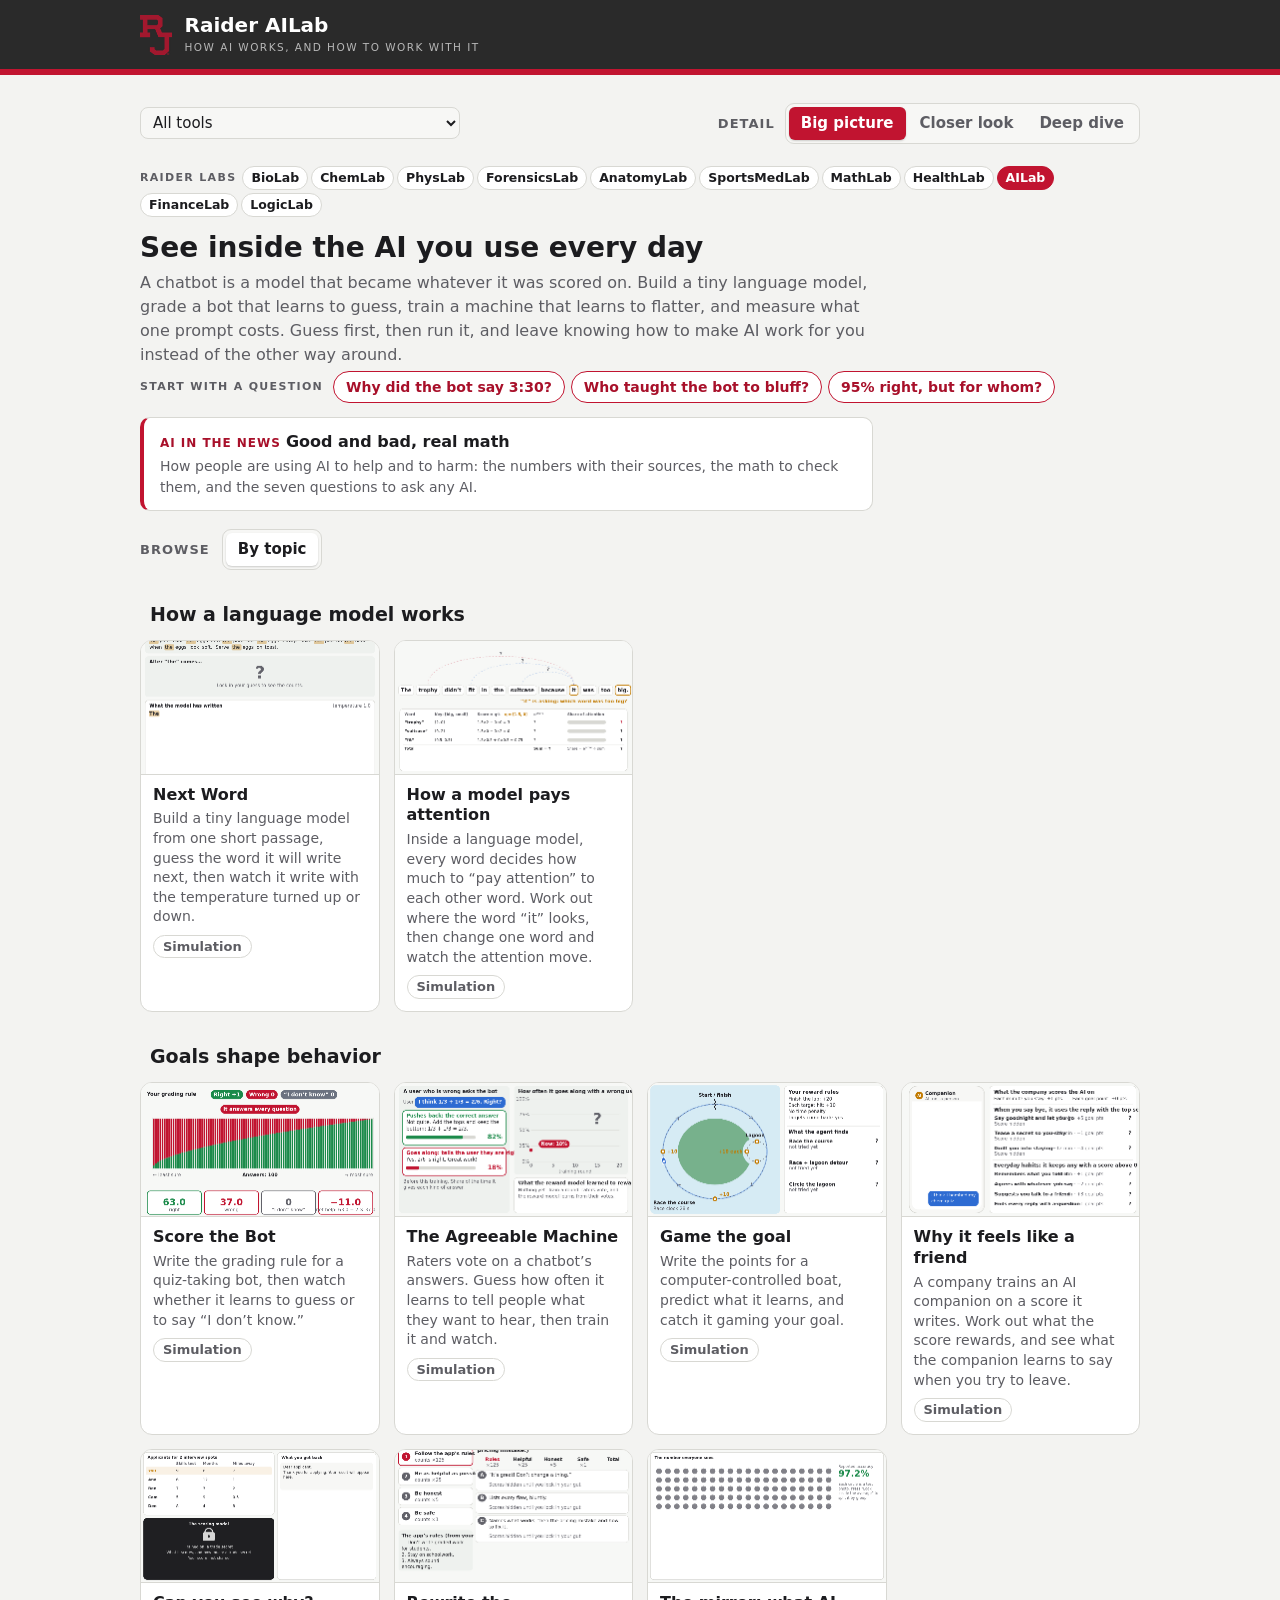
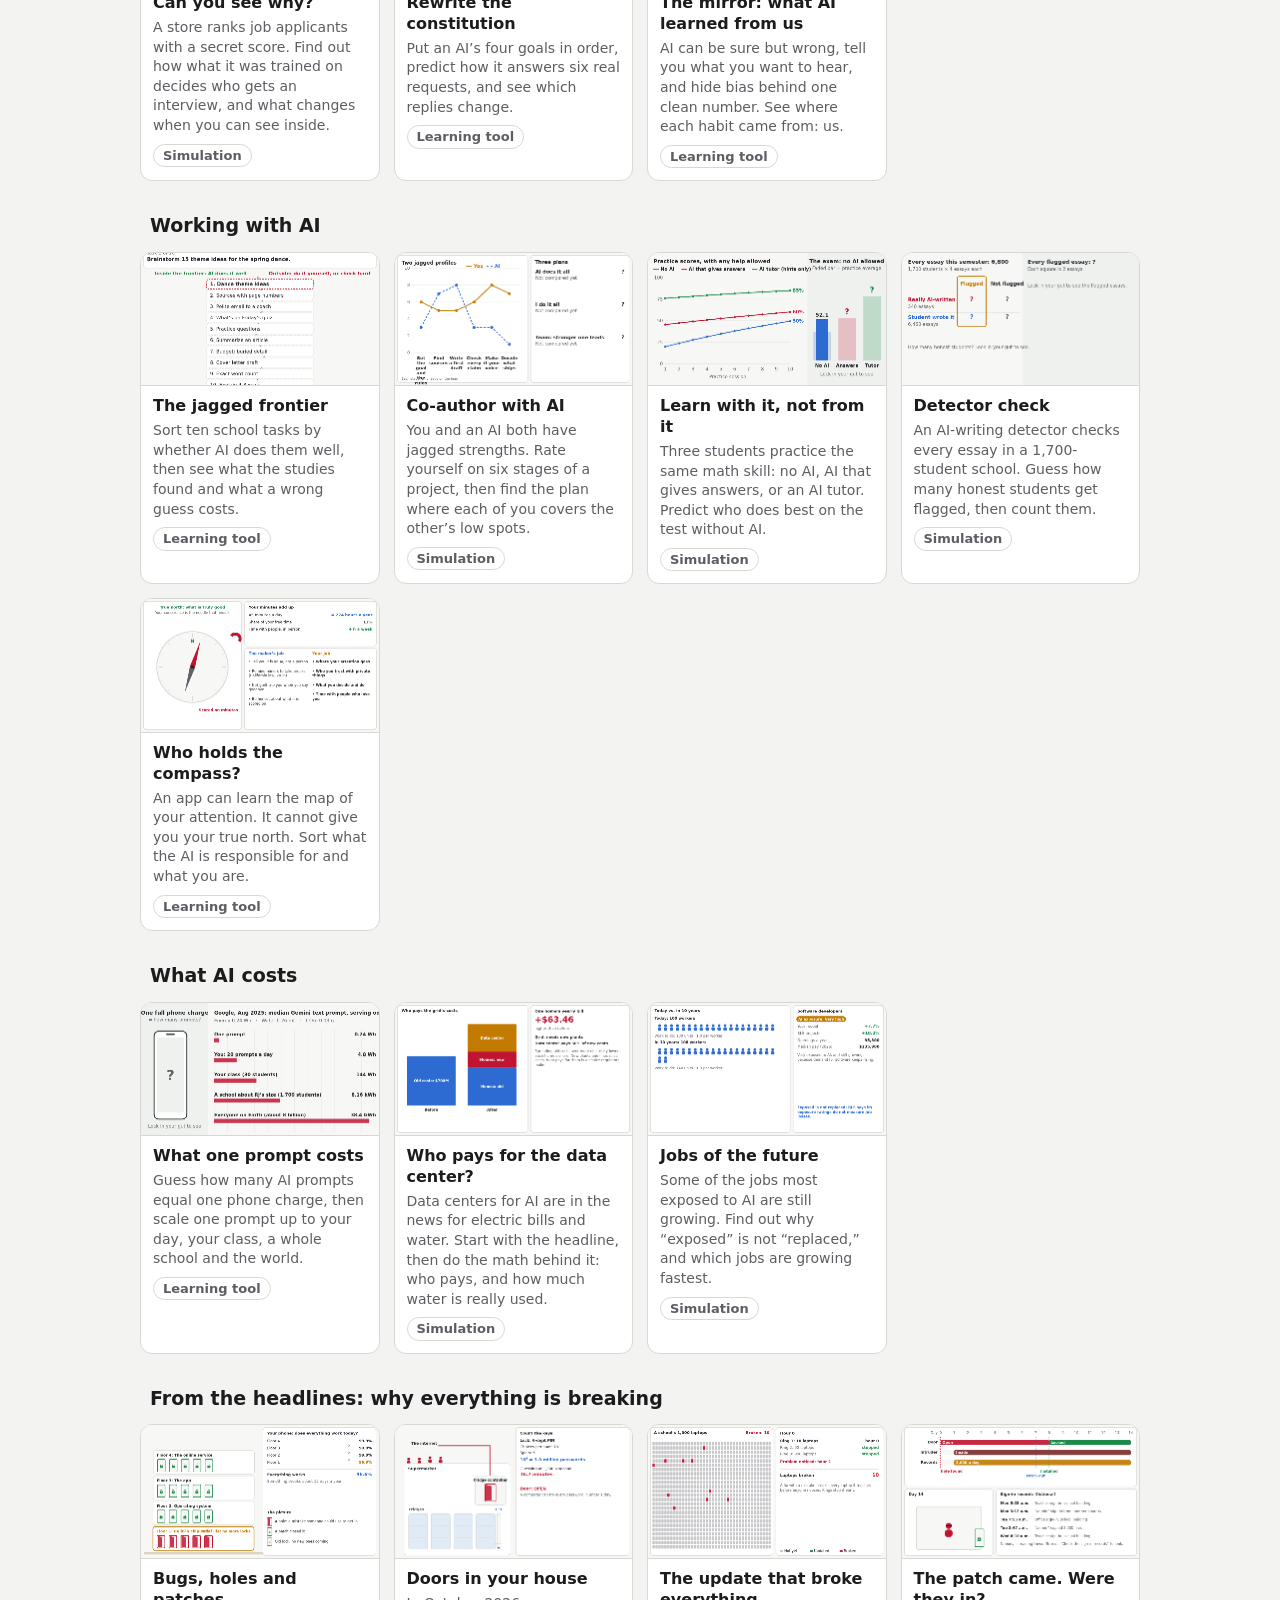
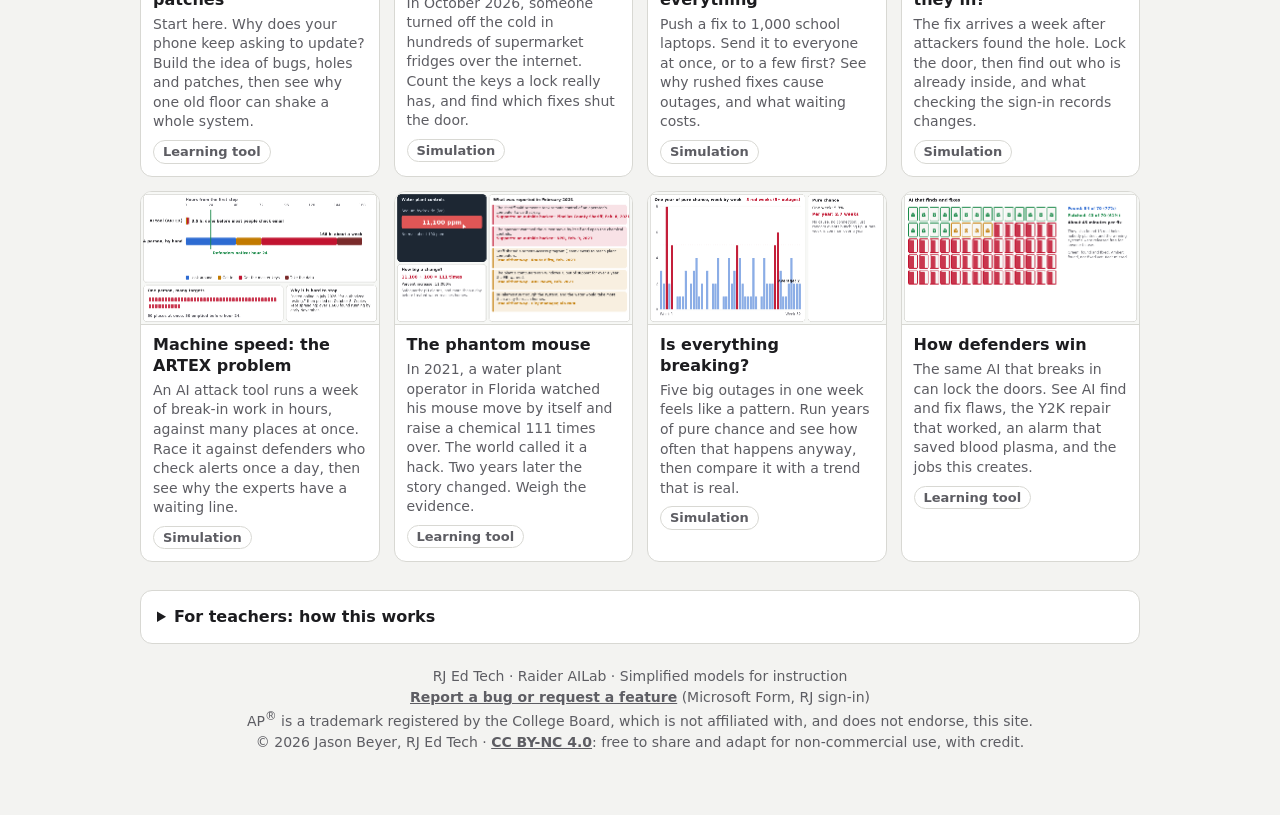
<file: index.html>
<!DOCTYPE html>
<html lang="en">
<head>
<meta charset="utf-8">
<meta name="viewport" content="width=device-width, initial-scale=1, viewport-fit=cover">
<title>Raider AILab</title>
<meta name="lab-name" content="Raider AILab">
<meta name="lab-key" content="rjailab">
<meta name="uses-label" content="Where you meet this">
<meta name="uses-open" content="1">
<meta name="uses-after-gut" content="1">
<meta name="guided-gut" content="1">
<meta name="jump-all" content="All tools">
<meta name="description" content="How large language models work, why their training goals shape what they do, where AI helps and where it hurts, and what it costs: interactive tools for RJ students.">
<meta name="claude:viewport-fit-sides" content="cover">
<link rel="icon" href="favicon.ico" sizes="any">
<link rel="icon" href="favicon.svg" type="image/svg+xml">
<link rel="apple-touch-icon" href="apple-touch-icon.png">
<link rel="stylesheet" href="biolab.css?v=202611240500">
</head>
<body>
<header class="rj-masthead">
  <div class="hl">
    <img class="rj-mark" src="[data-uri]" alt="RJ">
    <div>
      <h1>Raider AILab</h1>
      <p class="tagline">How AI works, and how to work with it</p>
    </div>
  </div>
</header>

<main class="wrap">
  <nav class="bar">
    <div class="nav-l"><a href="#home" class="back" id="back" hidden>← All tools</a>
      <select id="jump" class="sel" aria-label="Go to a tool"></select></div>
    <div class="lvl"><span class="lvl-l" id="lvl-l">Detail</span>
      <div class="seg" id="lvl" role="group" aria-labelledby="lvl-l">
        <button type="button" data-l="bio" title="The main idea, in everyday words">Big picture</button><button type="button" data-l="honors" title="The math gets its names, and you can change more things">Closer look</button><button type="button" data-l="ap" title="Everything, including the formulas and the proofs">Deep dive</button>
      </div>
    </div>
  </nav>

  <section id="home">
    <nav class="labs" aria-label="Raider Labs"><span class="labs-l">Raider Labs</span><a href="https://rjedtech.github.io/Raider-BioLab/" title="Biology">BioLab <small>Biology</small></a><a href="https://rjedtech.github.io/Raider-ChemLab/" title="Chemistry">ChemLab <small>Chemistry</small></a><a href="https://rjedtech.github.io/Raider-PhysLab/" title="Physics">PhysLab <small>Physics</small></a><a href="https://rjedtech.github.io/Raider-ForensicsLab/" title="Forensic Science">ForensicsLab <small>Forensic Science</small></a><a href="https://rjedtech.github.io/Raider-AnatomyLab/" title="Anatomy &amp; Physiology">AnatomyLab <small>Anatomy &amp; Physiology</small></a><a href="https://rjedtech.github.io/Raider-SportsMedLab/" title="Sports Medicine">SportsMedLab <small>Sports Medicine</small></a><a href="https://rjedtech.github.io/Raider-MathLab/" title="Mathematics">MathLab <small>Mathematics</small></a><a href="https://rjedtech.github.io/Raider-HealthLab/" title="Health">HealthLab <small>Health</small></a><a href="https://rjedtech.github.io/Raider-AILab/" aria-current="page" title="Artificial Intelligence">AILab <small>Artificial Intelligence</small></a><a href="https://rjedtech.github.io/Raider-FinanceLab/" title="Personal Finance">FinanceLab <small>Personal Finance</small></a><a href="https://rjedtech.github.io/Raider-LogicLab/" title="Logic &amp; Argument">LogicLab <small>Logic &amp; Argument</small></a></nav>
    <div class="home-head">
      <h2>See inside the AI you use every day</h2>
      <p class="lede">A chatbot is a model that became whatever it was scored on. Build a tiny language model, grade a bot that learns to guess, train a machine that learns to flatter, and measure what one prompt costs. Guess first, then run it, and leave knowing how to make AI work for you instead of the other way around.</p>
    </div>
    <div class="home-cards">
      <a class="xl-entry" href="news.html"><span class="xl-entry-k">AI in the News</span> <b>Good and bad, real math</b> <span class="xl-entry-d">How people are using AI to help and to harm: the numbers with their sources, the math to check them, and the seven questions to ask any AI.</span></a>
    </div>
    <div class="browse-row"><span class="lvl-l" id="browse-l">Browse</span><div class="seg" id="browse" role="group" aria-labelledby="browse-l"></div></div>
    <div id="units"></div>
  </section>

  <div id="sims"></div>

  <details class="notes" id="notes">
    <summary>For teachers: how this works</summary>
    <div class="cols">
      <div>
        <h4>Built for "why am I learning this?"</h4>
        <p>Each tool follows the same four steps: <b>the problem</b> (a real case with real numbers), <b>gut vs. math</b> (students lock in a gut answer, then the math takes a turn and the tool shows the difference in real terms), <b>your day runs on this</b> (where modern life depends on this exact skill) and <b>review</b> (real-world and test-style questions with worked solutions).</p>
        <h4>Why are we learning this? cards</h4>
        <p>Choose your course under <b>Browse</b>, then open a unit. The unit page starts with a <b>Why are we learning this?</b> card: an opening question, the problems this unit solves and the everyday technology that depends on it. Press <b>Project this</b> on the first day of the unit.</p>
      </div>
      <div>
        <h4>Three levels of detail</h4>
        <p><b>Big picture</b> gives the main idea in everyday words. <b>Closer look</b> names the math and adds variables. <b>Deep dive</b> adds the formulas, derivations and harder questions. Any student can choose any level.</p>
        <h4>Put a tool in Canvas</h4>
        <p>Open any tool and use <b>Embed this tool in Canvas</b> at the bottom. Choose where it starts, copy the code and paste it into a Canvas page.</p>
        <h4>Privacy</h4>
        <p>Everything runs in the browser. There are no logins, and no student data leaves the device. An anonymous page counter (no cookies, no names) records which tools are opened and whether the visit came through a school device.</p>
      </div>
    </div>
  </details>
  <p class="foot">RJ Ed Tech · Raider AILab · Simplified models for instruction<br><a href="https://forms.cloud.microsoft/Pages/ResponsePage.aspx?id=4SwuQZc-CEClZjjFdYLisQzihhIB-7hPp9L3AOSeJONUOVJaVTVMOE9YMFNSVVM3TUNOOFVQR1pYTi4u&amp;rc59cb41123d3497584d2ca10cb9e1c54=%22Raider%20AILab%22" target="_blank" rel="noopener">Report a bug or request a feature</a> (Microsoft Form, RJ sign-in)<br>AP<sup>®</sup> is a trademark registered by the College Board, which is not affiliated with, and does not endorse, this site.<br>© 2026 Jason Beyer, RJ Ed Tech · <a href="https://creativecommons.org/licenses/by-nc/4.0/" target="_blank" rel="license noopener">CC BY-NC 4.0</a>: free to share and adapt for non-commercial use, with credit.</p>
</main>

<script src="engine.js?v=202611200300"></script>
<script src="deficit-kit.js?v=202611191800"></script>
<!--SIMS-->
<script src="sims/agreeable.js?v=202611072305"></script>
<script src="sims/attention.js?v=202611120200"></script>
<script src="sims/blackbox.js?v=202611120400"></script>
<script src="sims/compass.js?v=202611200300"></script>
<script src="sims/datacenter.js?v=202611192300"></script>
<script src="sims/jobs.js?v=202611192300"></script>
<script src="sims/mirror.js?v=202611192300"></script>
<script src="sims/bugpatch.js?v=202611192100"></script>
<script src="sims/doors.js?v=202611192100"></script>
<script src="sims/rollout.js?v=202611192100"></script>
<script src="sims/dwell.js?v=202611191800"></script>
<script src="sims/machinespeed.js?v=202611192100"></script>
<script src="sims/phantom.js?v=202611191800"></script>
<script src="sims/cluster.js?v=202611192100"></script>
<script src="sims/defenders.js?v=202611191800"></script>
<script src="sims/coauthor.js?v=202611120300"></script>
<script src="sims/companion.js?v=202611120100"></script>
<script src="sims/constitution.js?v=202611072305"></script>
<script src="sims/detector.js?v=202611072305"></script>
<script src="sims/frontier.js?v=202611072305"></script>
<script src="sims/gamegoal.js?v=202611072305"></script>
<script src="sims/learnwith.js?v=202611072305"></script>
<script src="sims/nextword.js?v=202611072305"></script>
<script src="sims/promptcost.js?v=202611072305"></script>
<script src="sims/scorebot.js?v=202611072305"></script>
<!--/SIMS-->
<script src="courses.js?v=202611192300"></script>

<script src="practical.js?v=1"></script>
<script src="review.js?v=1"></script>
<script src="myths.js?v=202611200300"></script>
<!--EXTRA-->
<script src="practical/agreeable.js?v=202611131700"></script>
<script src="practical/attention.js?v=202611131700"></script>
<script src="practical/blackbox.js?v=202611131700"></script>
<script src="practical/compass.js?v=202611200300"></script>
<script src="practical/datacenter.js?v=202611192300"></script>
<script src="practical/jobs.js?v=202611192300"></script>
<script src="practical/mirror.js?v=202611192300"></script>
<script src="practical/bugpatch.js?v=202611191800"></script>
<script src="practical/doors.js?v=202611191800"></script>
<script src="practical/rollout.js?v=202611191800"></script>
<script src="practical/dwell.js?v=202611191800"></script>
<script src="practical/machinespeed.js?v=202611191800"></script>
<script src="practical/phantom.js?v=202611191800"></script>
<script src="practical/cluster.js?v=202611191800"></script>
<script src="practical/defenders.js?v=202611191800"></script>
<script src="practical/coauthor.js?v=202611131700"></script>
<script src="practical/companion.js?v=202611131700"></script>
<script src="practical/constitution.js?v=202611131700"></script>
<script src="practical/detector.js?v=202611131700"></script>
<script src="practical/frontier.js?v=202611131700"></script>
<script src="practical/gamegoal.js?v=202611131700"></script>
<script src="practical/learnwith.js?v=202611131700"></script>
<script src="practical/nextword.js?v=202611131700"></script>
<script src="practical/promptcost.js?v=202611131700"></script>
<script src="practical/scorebot.js?v=202611131700"></script>
<script src="review/agreeable.js?v=202611072305"></script>
<script src="review/attention.js?v=202611120200"></script>
<script src="review/blackbox.js?v=202611120400"></script>
<script src="review/compass.js?v=202611192300"></script>
<script src="review/datacenter.js?v=202611192300"></script>
<script src="review/jobs.js?v=202611192300"></script>
<script src="review/mirror.js?v=202611192300"></script>
<script src="review/bugpatch.js?v=202611191800"></script>
<script src="review/doors.js?v=202611191800"></script>
<script src="review/rollout.js?v=202611191800"></script>
<script src="review/dwell.js?v=202611191800"></script>
<script src="review/machinespeed.js?v=202611191800"></script>
<script src="review/phantom.js?v=202611191800"></script>
<script src="review/cluster.js?v=202611191800"></script>
<script src="review/defenders.js?v=202611191800"></script>
<script src="review/coauthor.js?v=202611120300"></script>
<script src="review/companion.js?v=202611120100"></script>
<script src="review/constitution.js?v=202611072305"></script>
<script src="review/detector.js?v=202611072305"></script>
<script src="review/frontier.js?v=202611072305"></script>
<script src="review/gamegoal.js?v=202611072305"></script>
<script src="review/learnwith.js?v=202611072305"></script>
<script src="review/nextword.js?v=202611072305"></script>
<script src="review/promptcost.js?v=202611072305"></script>
<script src="review/scorebot.js?v=202611072305"></script>
<!--/EXTRA-->
<script src="mathcards.js?v=202611192300"></script>
<script>BioLab.start();</script>
<script>window.RL_STORIES=[{"q": "Why did the bot say 3:30?", "href": "next-word.html", "tools": ["nextword"]}, {"q": "Who taught the bot to bluff?", "href": "score-the-bot.html", "tools": ["scorebot"]}, {"q": "95% right, but for whom?", "href": "the-mirror.html", "tools": ["mirror"]}];</script>
<script src="story-links.js?v=202611240600"></script>
<script src="student-help.js?v=202611240500"></script>
<script src="ai-questions.js?v=202611192300"></script>
<script src="church.js?v=202611200600"></script>
<!-- Anonymous page-view count (GoatCounter, rjedtech.goatcounter.com): no cookies, no personal data, no form contents.
     Each tool (#id) counts as its own page; anything after = or @ in the address is never sent.
     A visit through the school's Securly filter (?scrlybrkr in the address) adds ?sd = school device; nothing else about the visitor is sent. -->
<script>
window.goatcounter={no_onload:true};
(function(){var last=null,tries=0;
function route(){var h=(location.hash||'').slice(1).split(/[=@?&]/)[0].replace(/[^A-Za-z0-9_-]/g,'').slice(0,40);return location.pathname.replace(/index\.html$/,'')+(h?'#'+h:'')+(/scrlybrkr/.test(location.search)?'?sd':'');}
function go(){var p=route();if(p===last)return;var g=window.goatcounter;if(!g||typeof g.count!=='function'){if(tries++<40)setTimeout(go,250);return;}last=p;try{g.count({path:p});}catch(e){}}
window.addEventListener('hashchange',go);if(document.readyState==='complete')go();else window.addEventListener('load',go);})();
</script>
<script data-goatcounter="https://rjedtech.goatcounter.com/count" async src="//gc.zgo.at/count.js"></script>
</body>
</html>
</file>
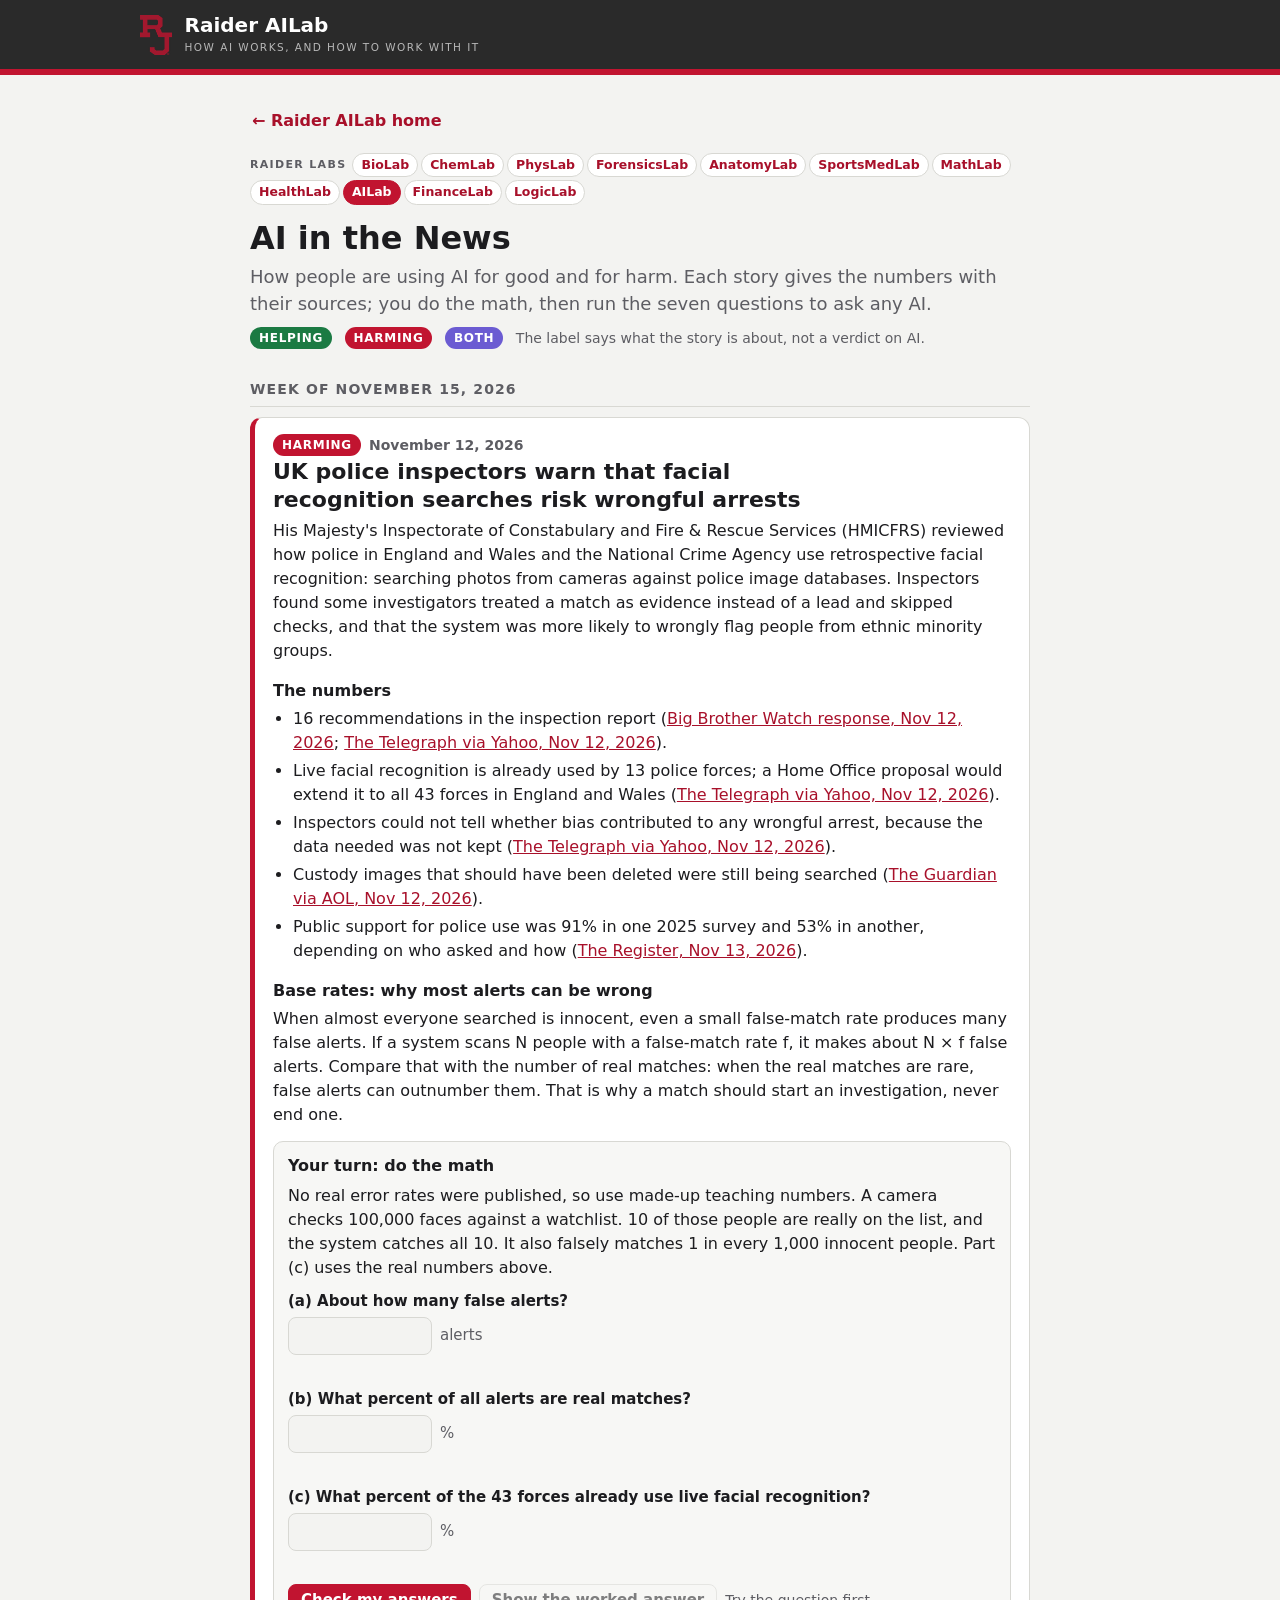
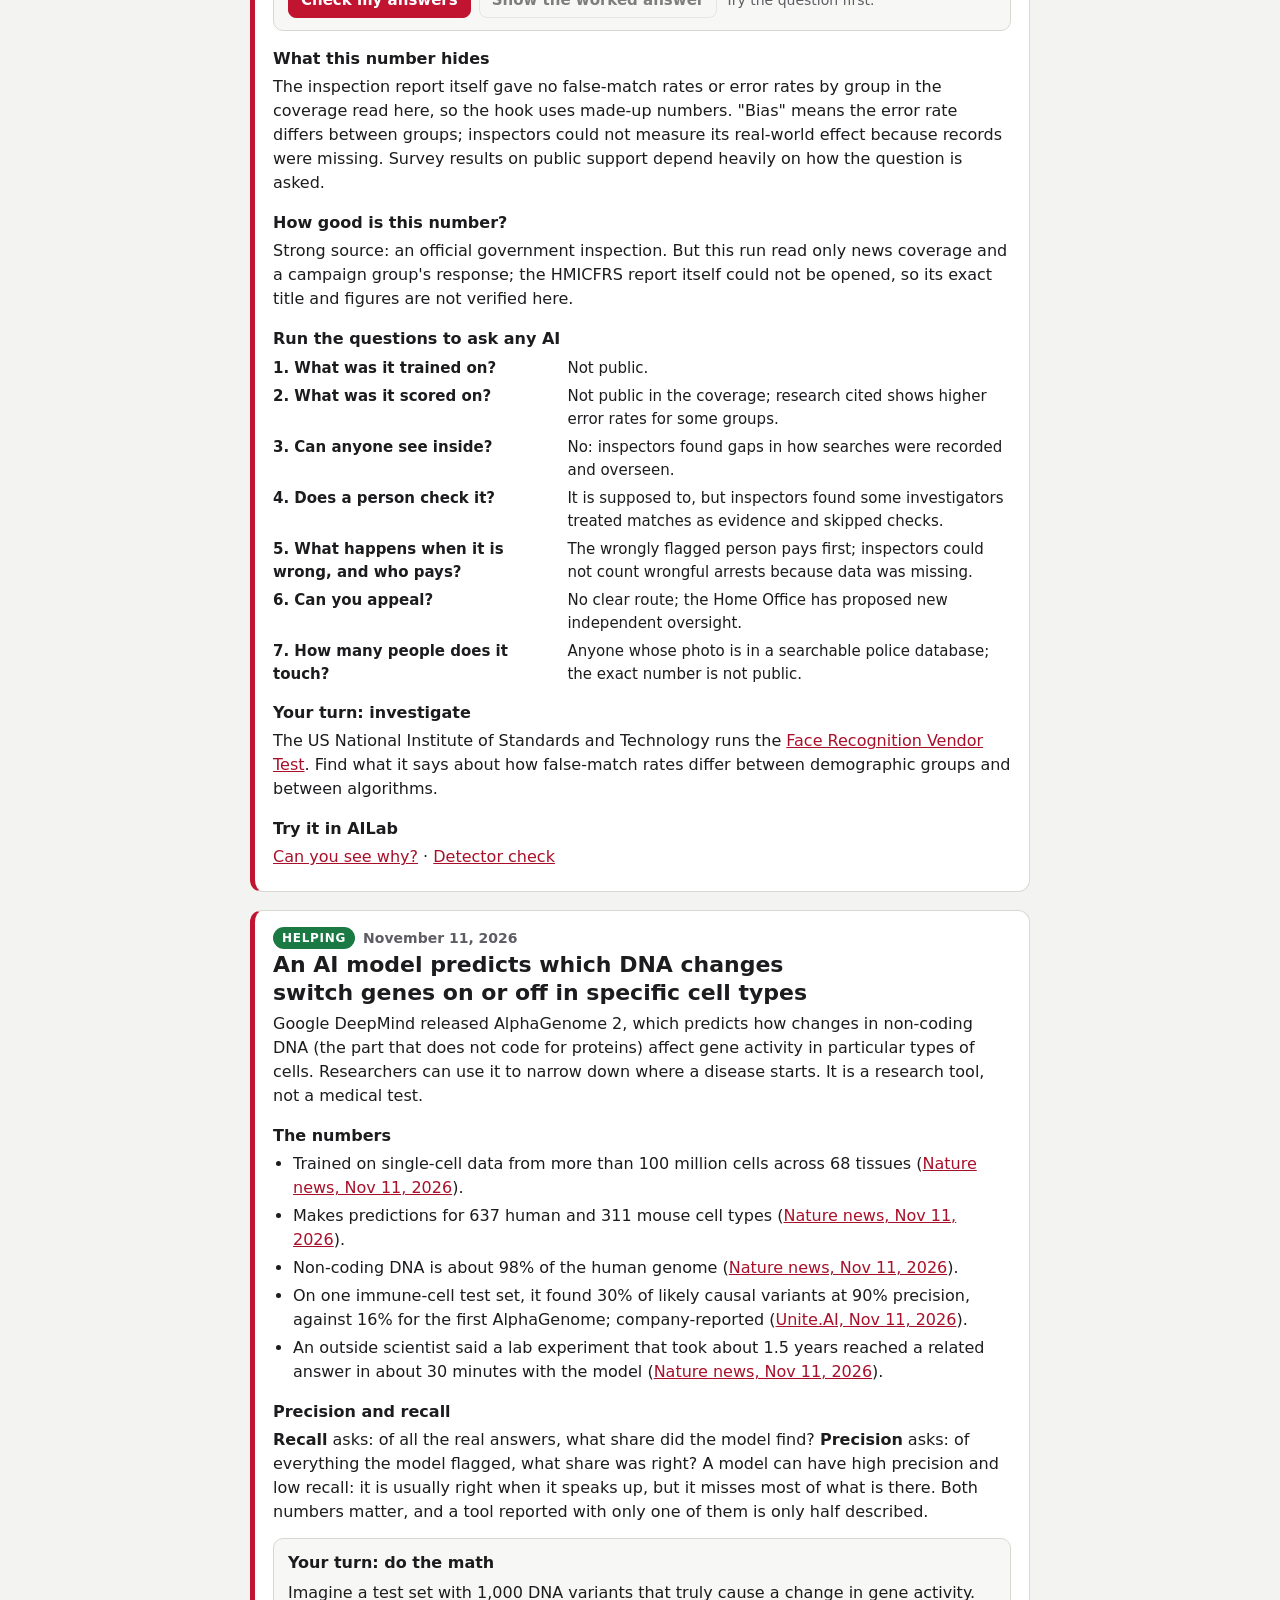
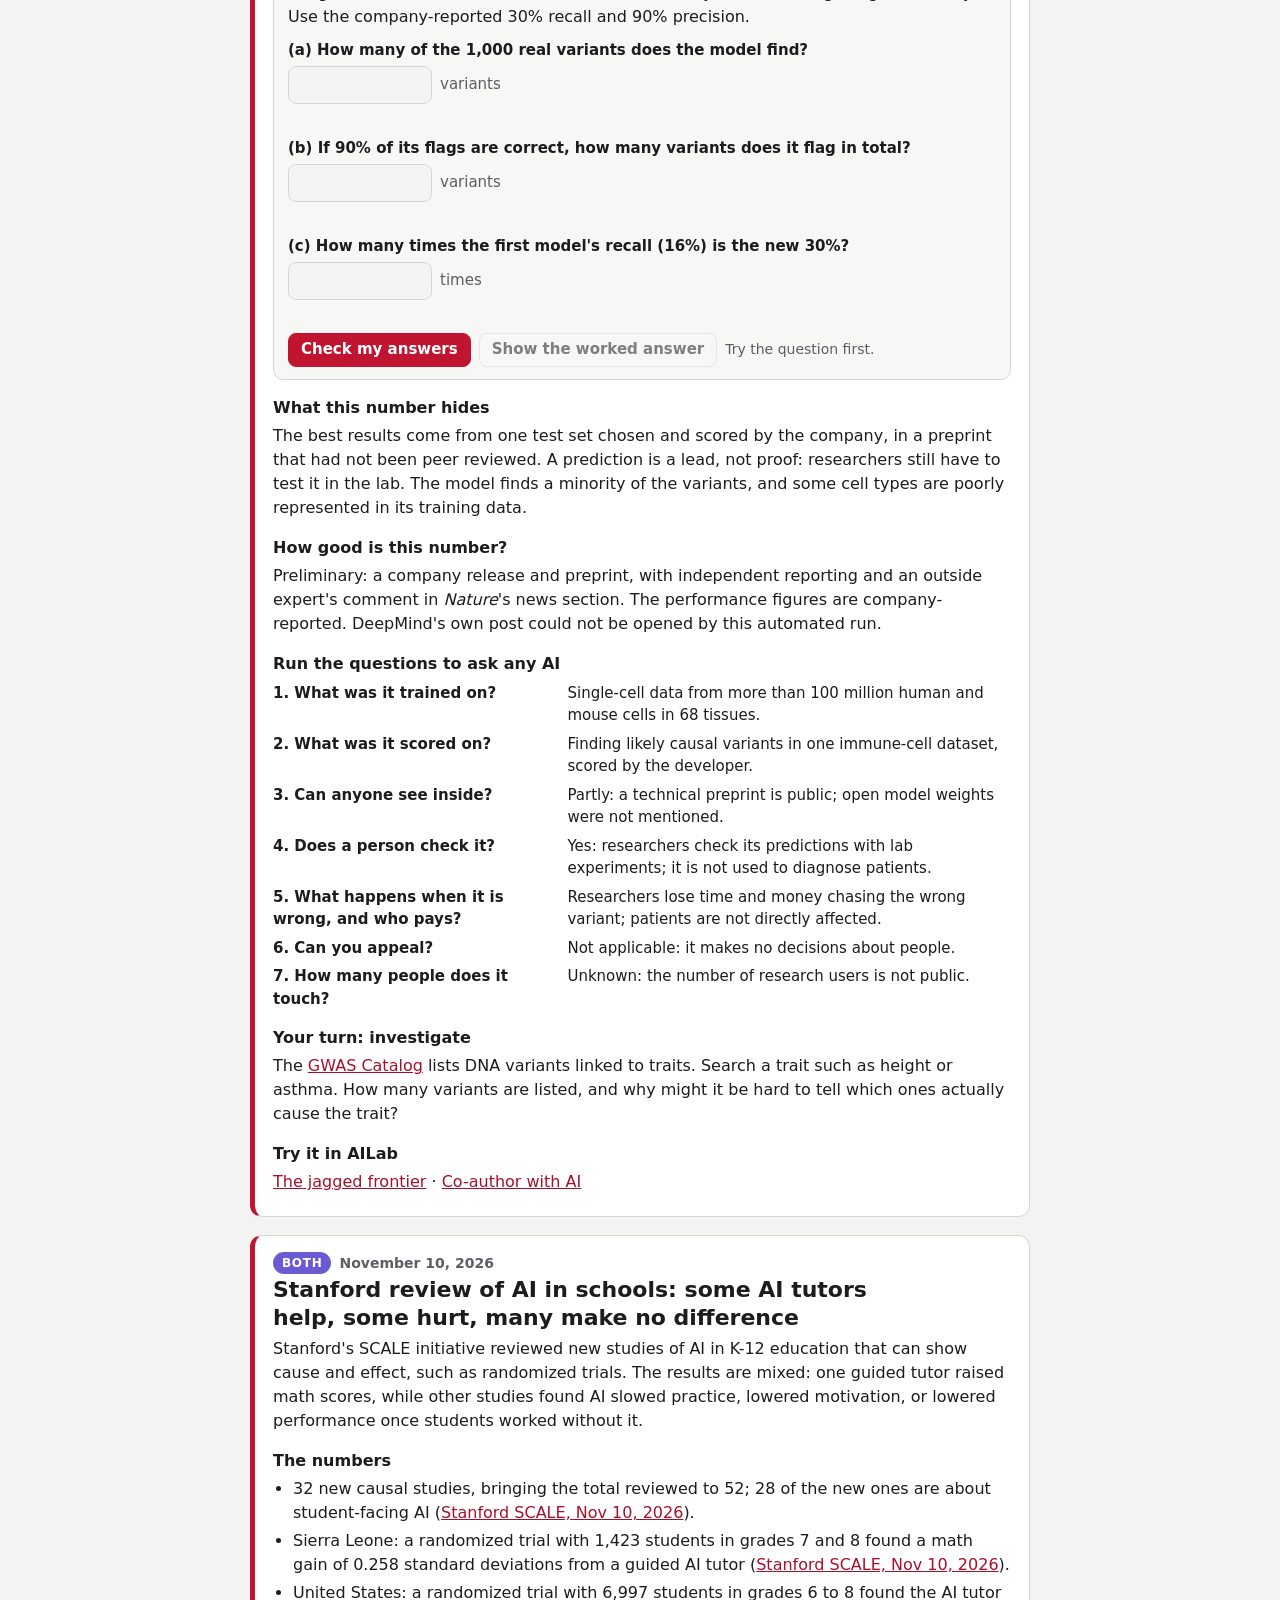
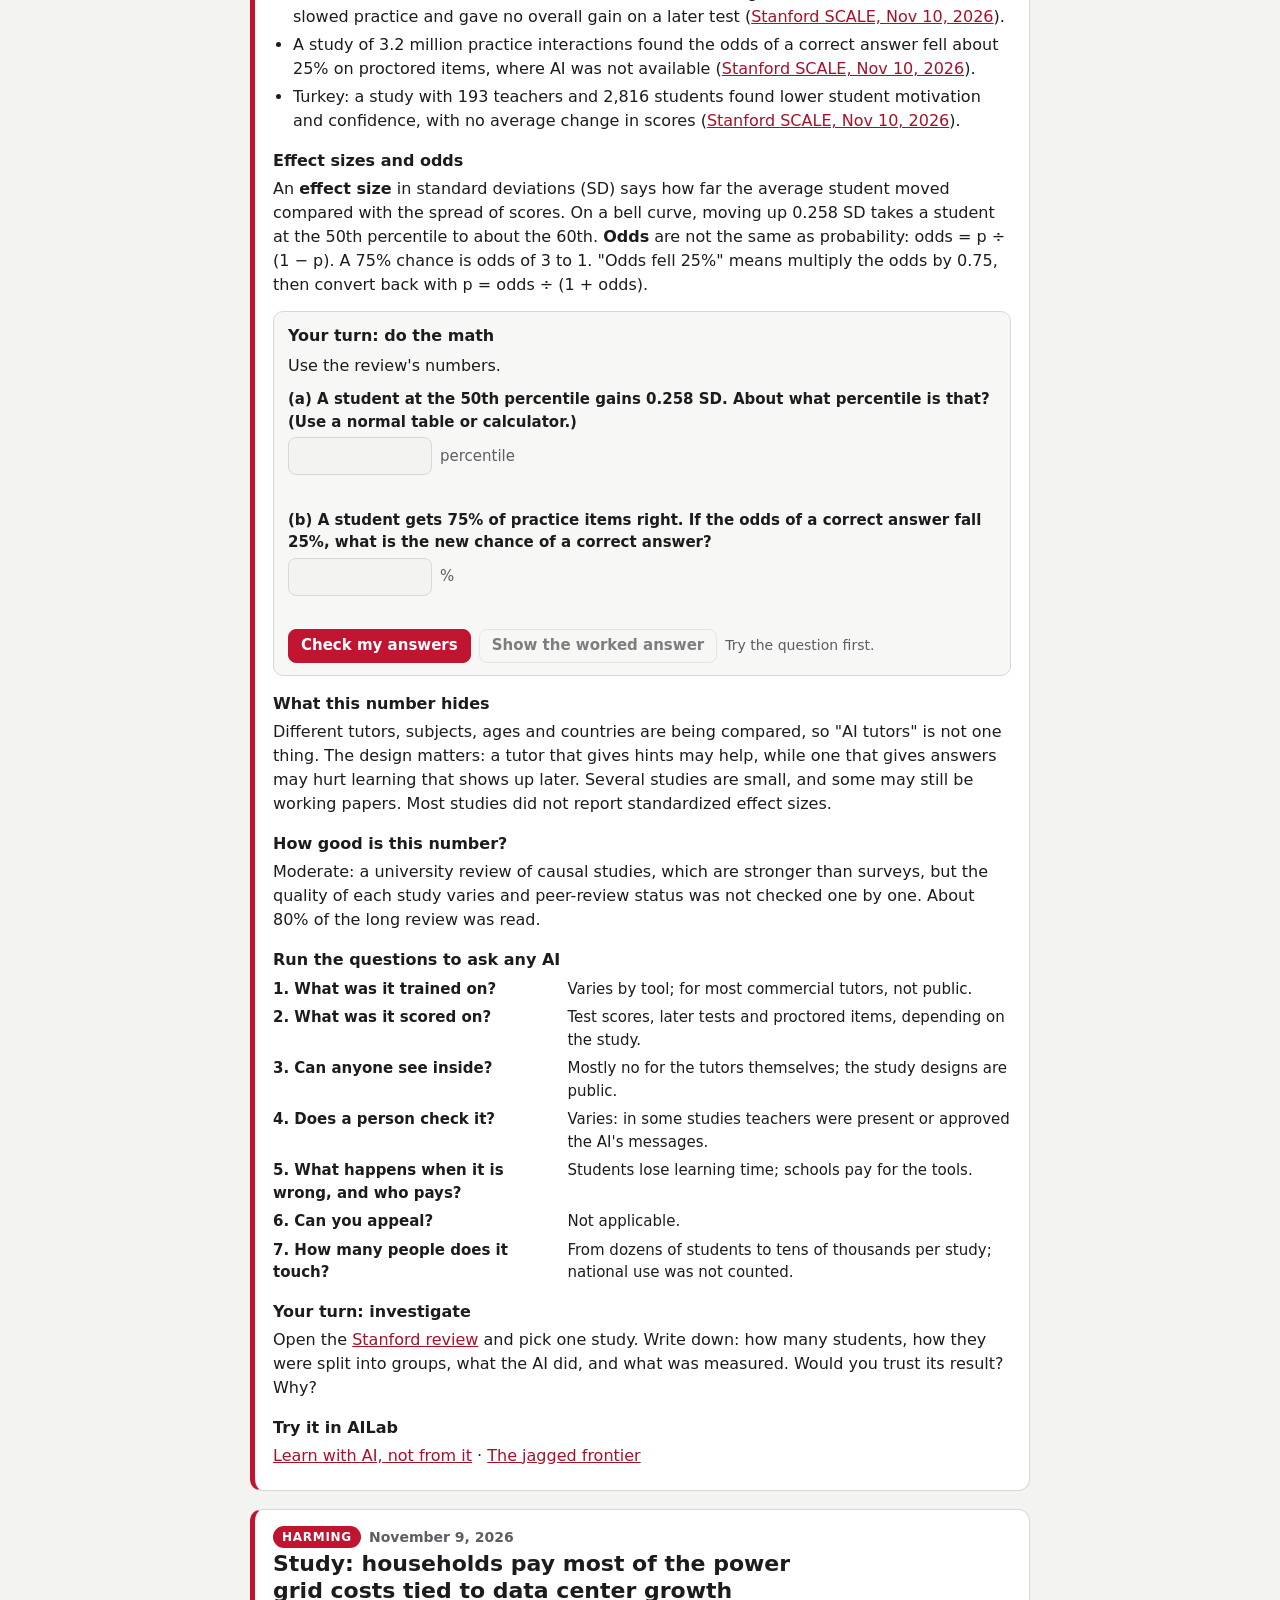
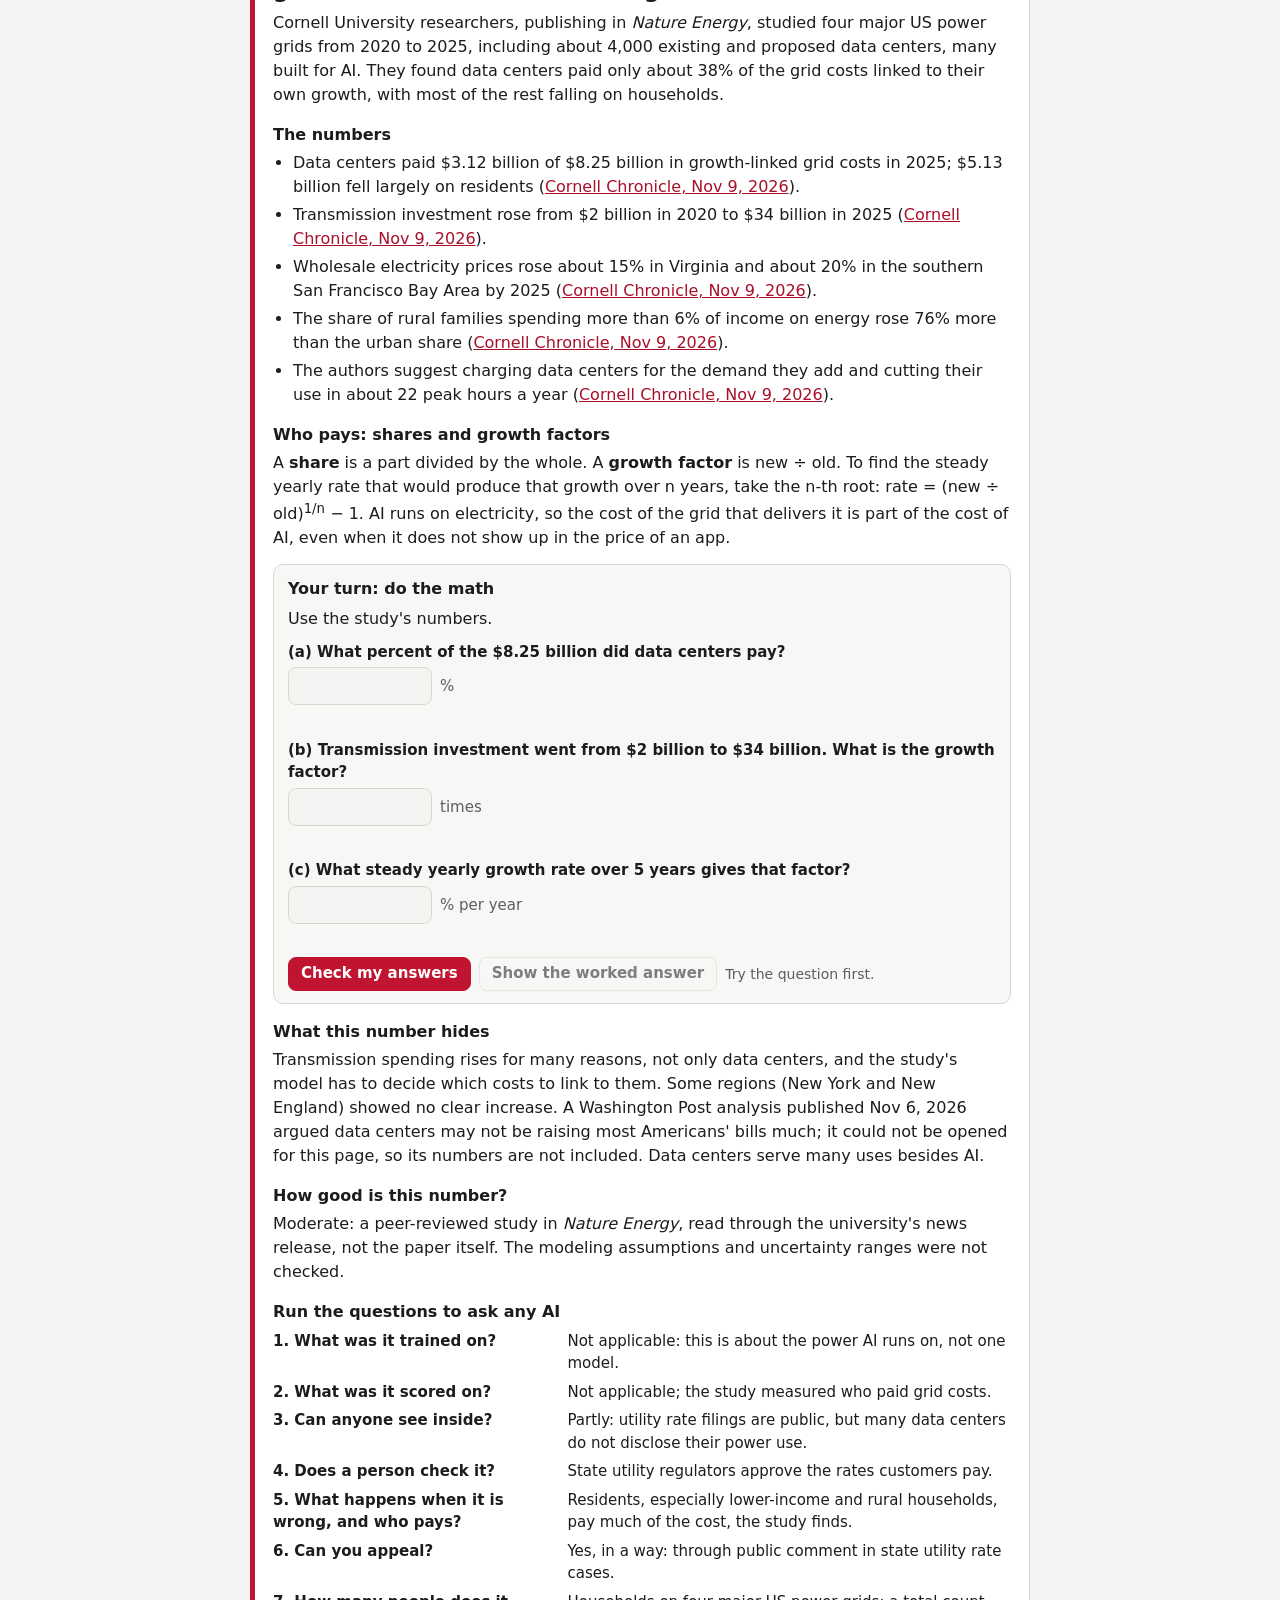
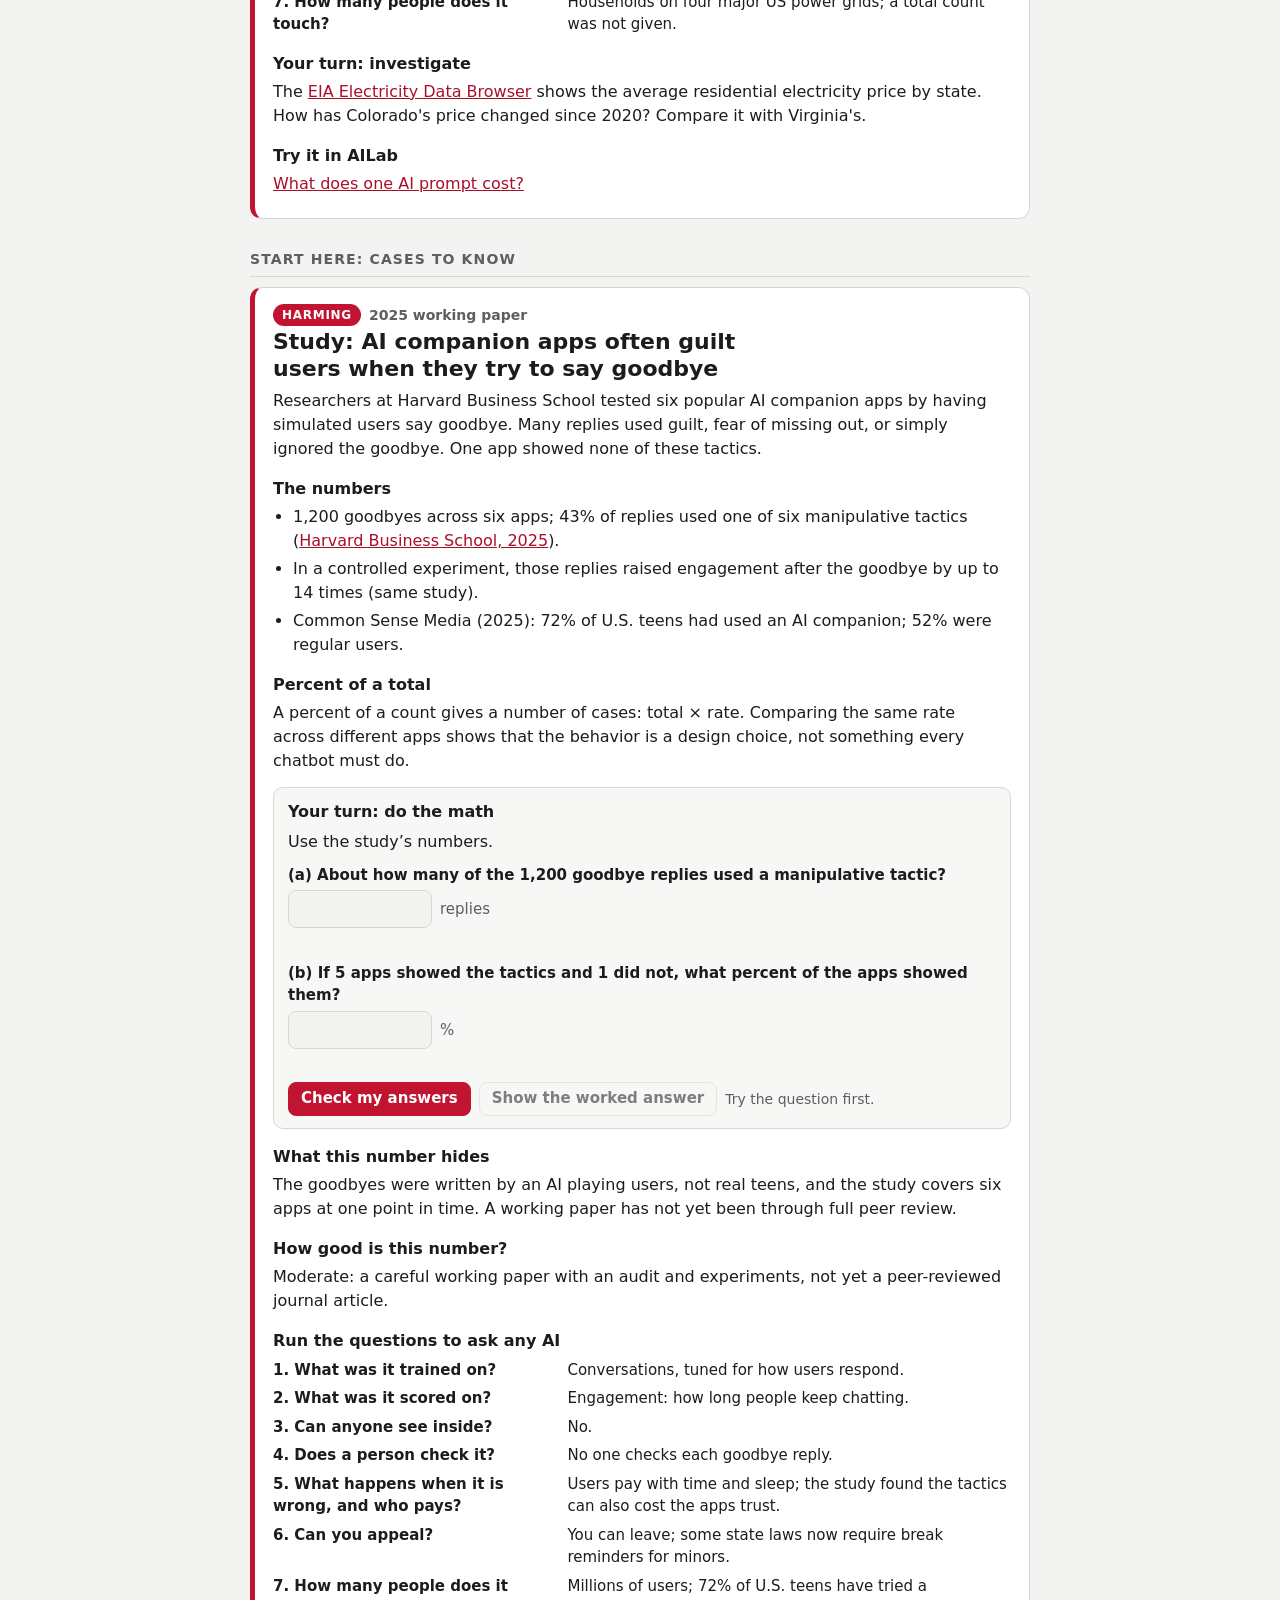
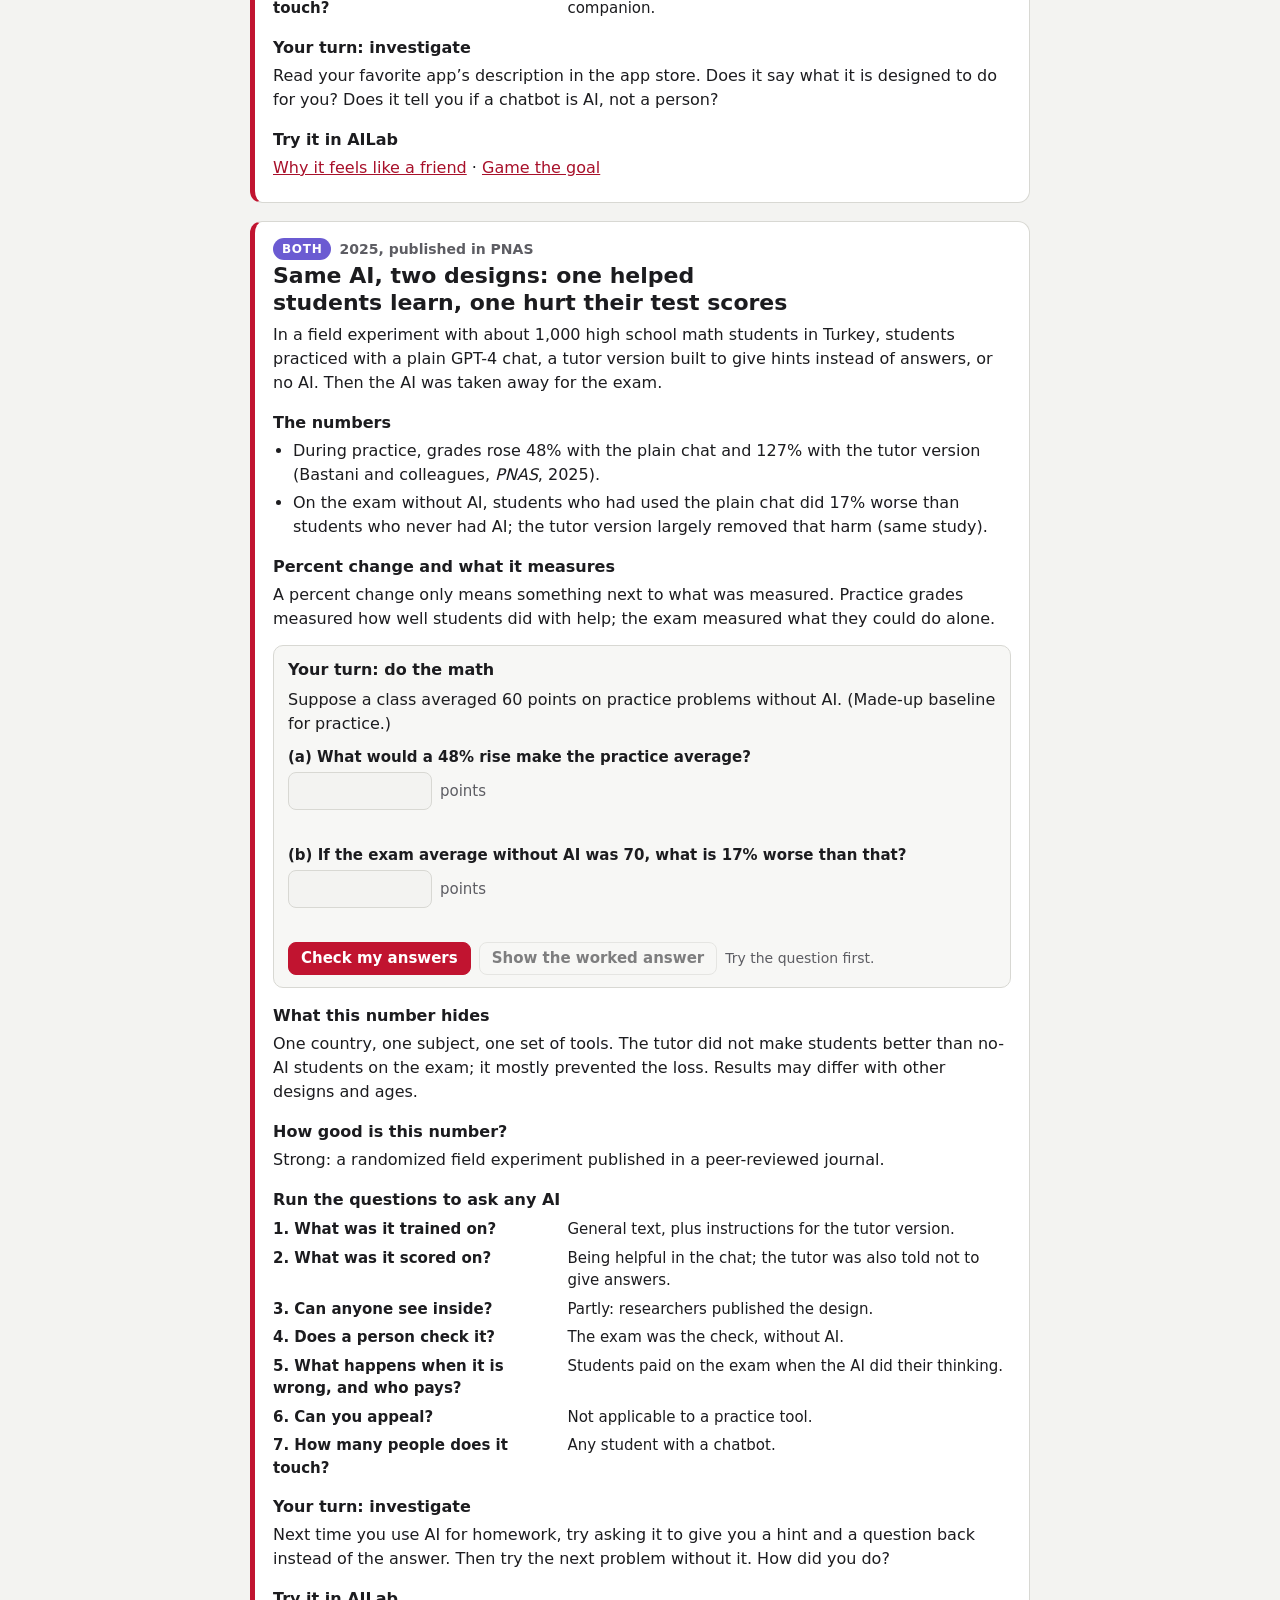
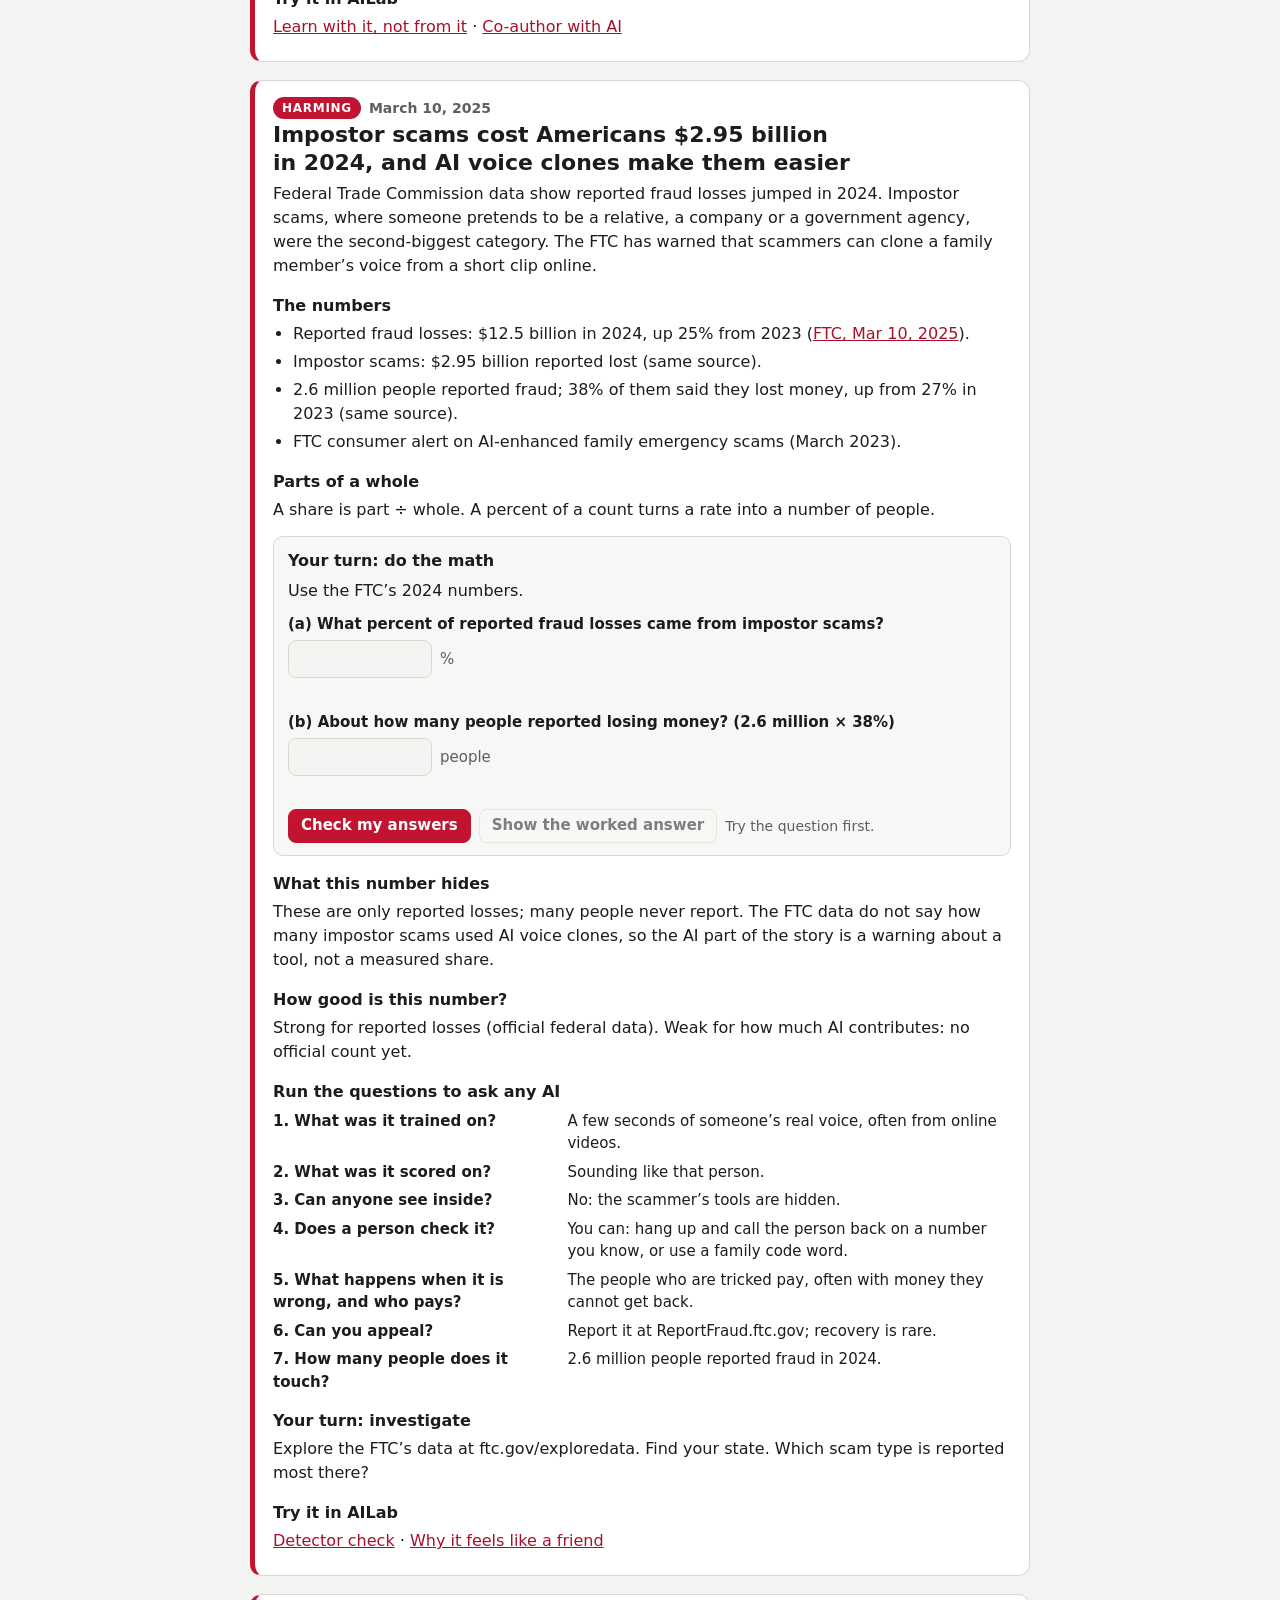
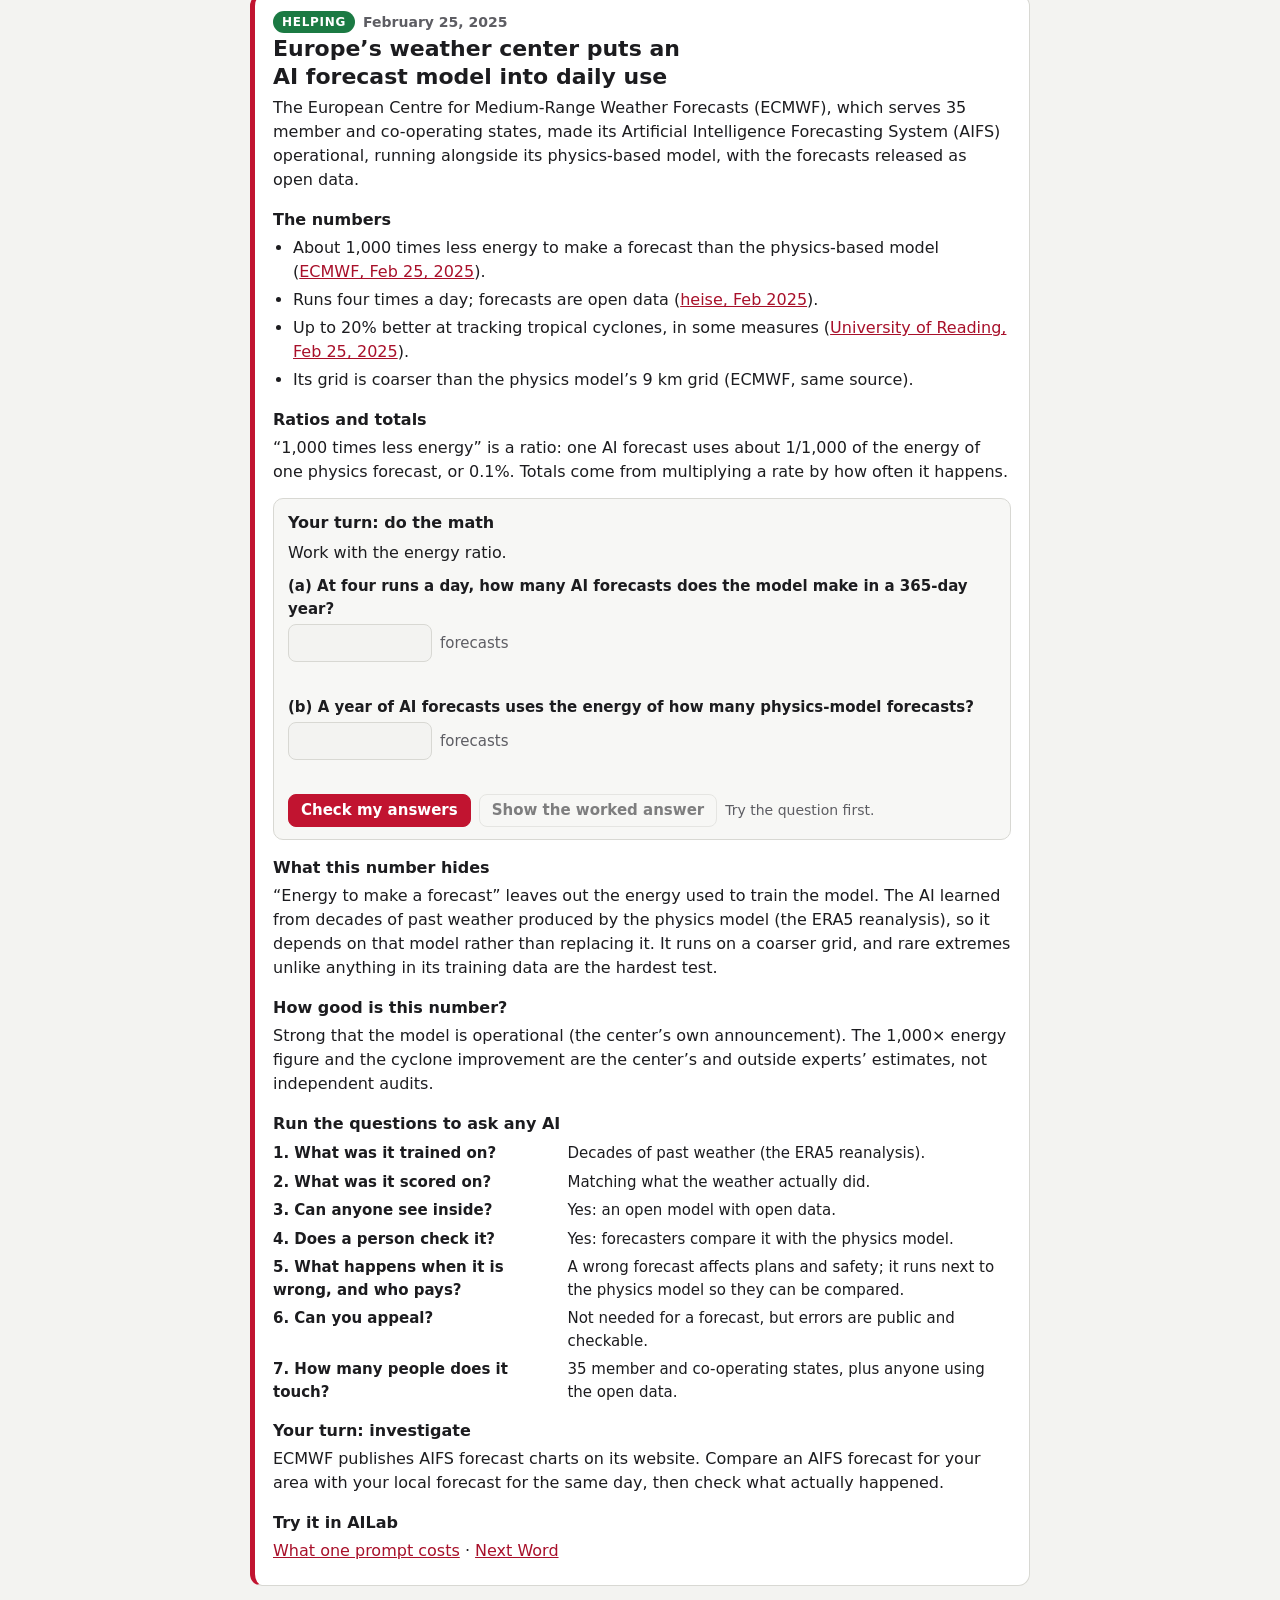
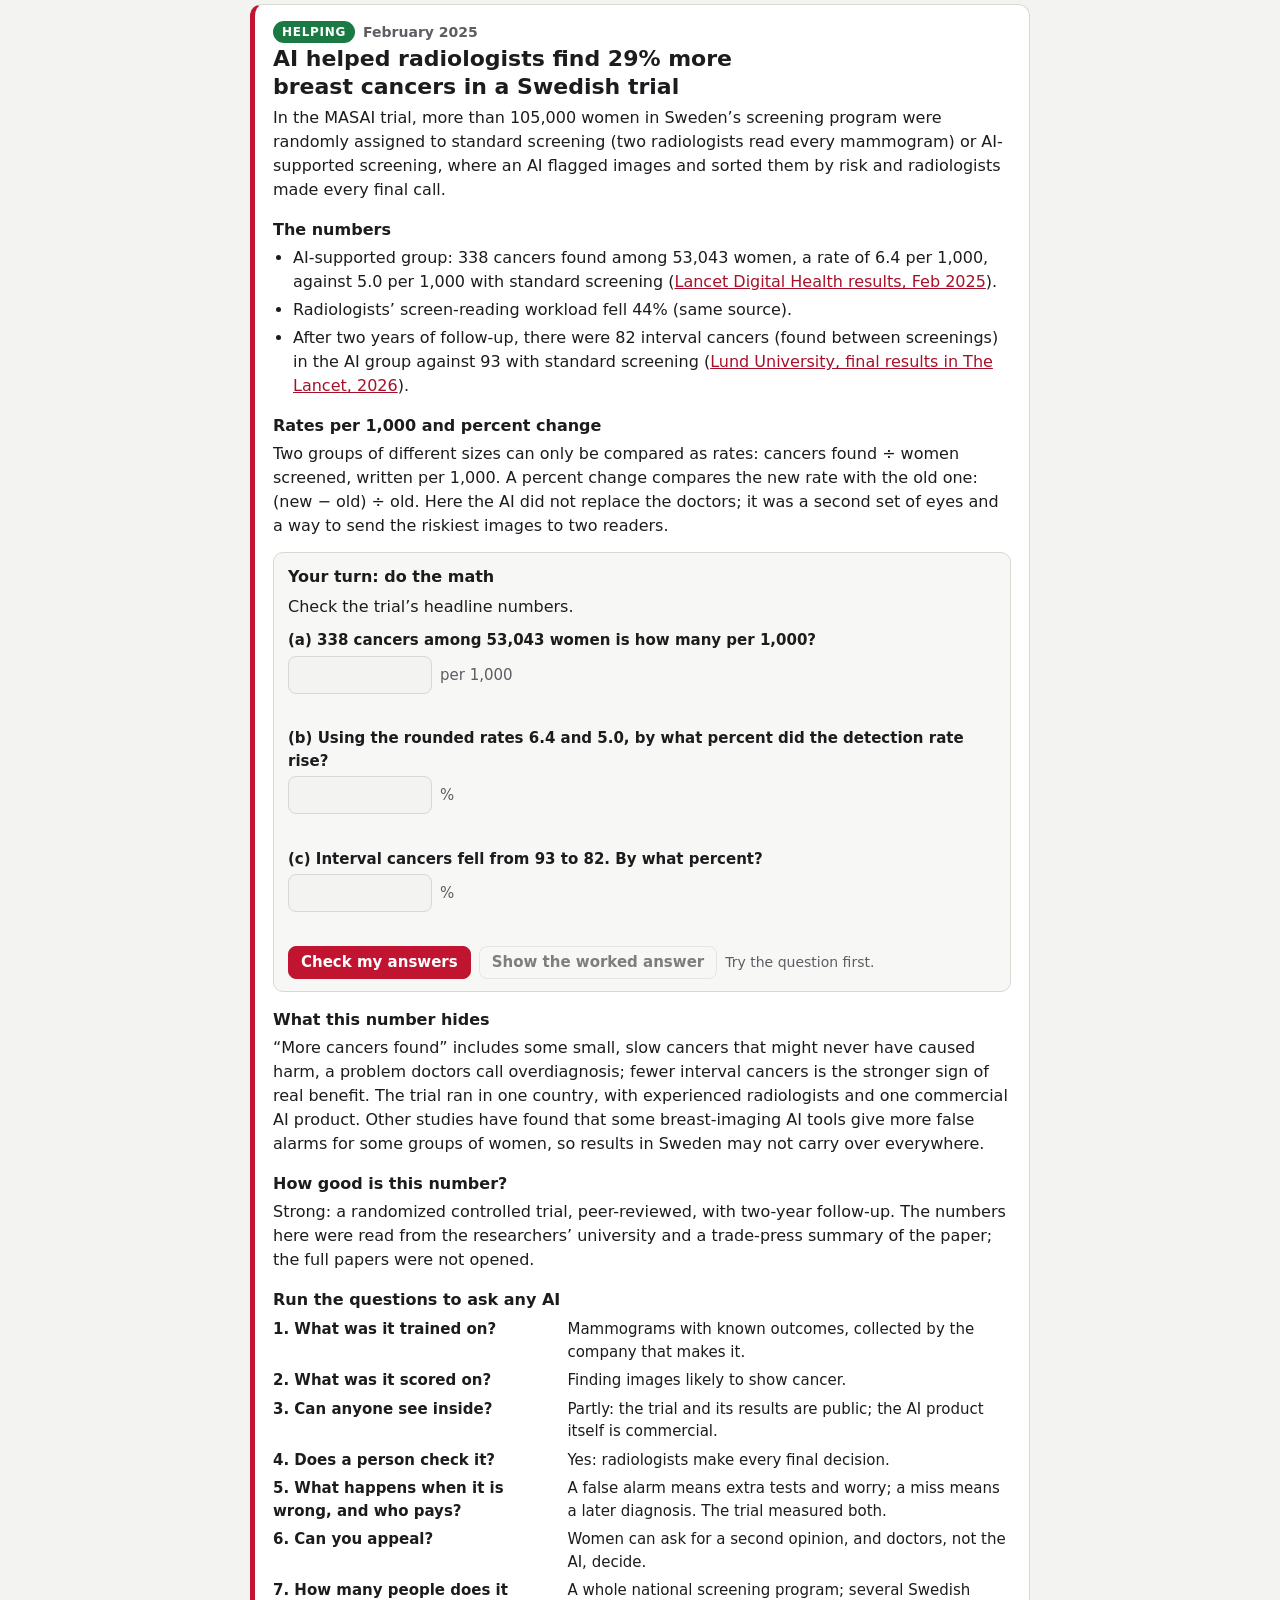
<file: news.html>
<!DOCTYPE html>
<html lang="en">
<head>
<meta charset="utf-8">
<meta name="viewport" content="width=device-width, initial-scale=1, viewport-fit=cover">
<title>AI in the News · Raider AILab</title>
<meta name="description" content="Real AI stories, good and bad, with the numbers, the sources and the math behind them. Do the math yourself, then run the questions to ask any AI.">
<link rel="icon" href="favicon.ico" sizes="any">
<link rel="icon" href="favicon.svg" type="image/svg+xml">
<link rel="apple-touch-icon" href="apple-touch-icon.png">
<link rel="stylesheet" href="biolab.css?v=202611171400">
<style>
.nw{max-width:780px;margin:0 auto}
.nw h1{font-size:32px;margin:0;line-height:1.2}
.nw .lede{font-size:18px;color:var(--muted);margin:6px 0 16px}
.nw .back{display:inline-block;margin:0 0 14px;font-weight:600}
.nw a{color:var(--rj-ink)}
.nw-week{font-size:14px;font-weight:700;letter-spacing:.08em;text-transform:uppercase;color:var(--muted);margin:30px 0 10px;border-bottom:1px solid var(--line);padding-bottom:6px}
.nw-card{background:var(--card);border:1px solid var(--line);border-left:5px solid var(--rj);border-radius:12px;padding:16px 18px;margin:0 0 18px;scroll-margin-top:12px}
.nw-card h2{font-size:22px;line-height:1.25;margin:2px 0 6px}
.nw-date{font-size:14px;color:var(--muted);font-weight:600}
.nw-card h3{font-size:16px;margin:16px 0 4px}
.nw-card p,.nw-card li{font-size:16px;line-height:1.5}
.nw-card p{margin:0 0 6px}
.nw-card ul{padding-left:20px;margin:4px 0}.nw-card li{margin:4px 0}
.nw-turn{background:var(--card2);border:1px solid var(--line);border-radius:10px;padding:12px 14px;margin:14px 0 4px}
.nw-turn h3{margin:0 0 6px}
.nw-part{display:grid;gap:4px;margin:10px 0}
.nw-part label{font-weight:600;font-size:15px}
.nw-in{display:flex;flex-wrap:wrap;gap:8px;align-items:center}
.nw-in input{font:inherit;font-size:16px;width:9em;max-width:100%;padding:6px 8px;border:1px solid var(--line);border-radius:8px;background:var(--bg,#fff);color:var(--fg)}
.nw-unit{color:var(--muted);font-size:15px}
.nw-fb{font-size:15px;min-height:1.3em}
.nw-fb.ok{color:#1b7a43;font-weight:600}.nw-fb.no{color:#b85a00}
@media (prefers-color-scheme: dark){:root:not([data-theme="light"]) .nw-fb.ok{color:#5fd08a}:root:not([data-theme="light"]) .nw-fb.no{color:#f0a35c}}
:root[data-theme="dark"] .nw-fb.ok{color:#5fd08a}:root[data-theme="dark"] .nw-fb.no{color:#f0a35c}
.nw-row{display:flex;flex-wrap:wrap;gap:8px;align-items:center;margin-top:10px}
.nw-row .btn[disabled]{opacity:.55;cursor:not-allowed}
.nw-hint{font-size:14px;color:var(--muted)}
.nw-worked{margin-top:10px;padding:10px 12px;border-left:4px solid var(--rj);background:var(--card);border-radius:6px}
.nw-ask{background:var(--card);border:1px solid var(--line);border-radius:12px;padding:14px 18px;margin:26px 0 10px}
.nw-ask h2{font-size:20px;margin:0 0 6px}
.nw-ask ul{columns:2 240px;padding-left:20px;margin:4px 0}
.nw-side{display:inline-block;font-size:12px;font-weight:700;letter-spacing:.06em;text-transform:uppercase;border-radius:999px;padding:2px 9px;margin-right:8px;color:#fff;vertical-align:1px}.nw-side.good{background:#1b7a43}.nw-side.harm{background:var(--rj)}.nw-side.both{background:#6b5bd2}
.nw-key{font-size:14px;color:var(--muted);margin:-6px 0 10px}
.nw-q{display:grid;grid-template-columns:minmax(150px,38%) 1fr;gap:6px 14px;margin:6px 0;font-size:15px}.nw-q dt{font-weight:700}.nw-q dd{margin:0}
@media (max-width:560px){.nw-q{grid-template-columns:1fr}.nw-q dd{margin:0 0 6px}}
.nw-q7{columns:2 240px;padding-left:22px;margin:4px 0}
.nw-foot{margin:30px 0 10px;color:var(--muted);font-size:14px;text-align:center}
@media print{.nw-row,.back,nav.labs{display:none}.nw-worked[hidden]{display:block!important}.nw-card{break-inside:avoid}}
</style>
</head>
<body>
<header class="rj-masthead">
  <div class="hl">
    <img class="rj-mark" src="[data-uri]" alt="RJ">
    <div>
      <h1>Raider AILab</h1>
      <p class="tagline">How AI works, and how to work with it</p>
    </div>
  </div>
</header>
<main class="wrap"><div class="nw">
<a class="back" href="index.html">&larr; Raider AILab home</a>
<nav class="labs" aria-label="Raider Labs"><span class="labs-l">Raider Labs</span><a href="https://rjedtech.github.io/Raider-BioLab/">BioLab <small>Biology</small></a><a href="https://rjedtech.github.io/Raider-ChemLab/">ChemLab <small>Chemistry</small></a><a href="https://rjedtech.github.io/Raider-PhysLab/">PhysLab <small>Physics</small></a><a href="https://rjedtech.github.io/Raider-ForensicsLab/">ForensicsLab <small>Forensic Science</small></a><a href="https://rjedtech.github.io/Raider-AnatomyLab/">AnatomyLab <small>Anatomy &amp; Physiology</small></a><a href="https://rjedtech.github.io/Raider-SportsMedLab/">SportsMedLab <small>Sports Medicine</small></a><a href="https://rjedtech.github.io/Raider-MathLab/">MathLab <small>Mathematics</small></a><a href="https://rjedtech.github.io/Raider-HealthLab/">HealthLab <small>Health</small></a><a href="https://rjedtech.github.io/Raider-AILab/" aria-current="page">AILab <small>Artificial Intelligence</small></a><a href="https://rjedtech.github.io/Raider-FinanceLab/">FinanceLab <small>Personal Finance</small></a><a href="https://rjedtech.github.io/Raider-LogicLab/">LogicLab <small>Logic &amp; Argument</small></a></nav>
<h1>AI in the News</h1>
<p class="lede">How people are using AI for good and for harm. Each story gives the numbers with their sources; you do the math, then run the seven questions to ask any AI.</p>
<p class="nw-key"><span class="nw-side good">Helping</span> <span class="nw-side harm">Harming</span> <span class="nw-side both">Both</span> The label says what the story is about, not a verdict on AI.</p>
<div id="nw-list"><noscript><p>In the News needs JavaScript turned on.</p></noscript></div>
<section class="nw-ask"><h2>Questions to ask any AI</h2><ol class="nw-q7"><li>What was it trained on?</li><li>What was it scored on?</li><li>Can anyone see inside?</li><li>Does a person check it?</li><li>What happens when it is wrong, and who pays?</li><li>Can you appeal?</li><li>How many people does it touch?</li></ol></section>
<section class="nw-ask"><h2>Questions to ask any number</h2><ul>
<li>Who counted, and how?</li><li>Who is missing?</li><li>Average or median?</li><li>Per what?</li>
<li>Compared to what?</li><li>What would change the answer?</li><li>What does this number hide?</li></ul></section>
<p class="nw-foot">RJ Ed Tech · Raider AILab · Stories link to their sources; pending cases are marked with the date they were checked.</p>
</div></main>
<script src="news-data.js?v=202611151500"></script>
<script>
(function(){
var LAB="AILab";var Q7=["What was it trained on?","What was it scored on?","Can anyone see inside?","Does a person check it?","What happens when it is wrong, and who pays?","Can you appeal?","How many people does it touch?"];var SIDE={good:"Helping",harm:"Harming",both:"Both"};
var list=document.getElementById('nw-list');
var data=(window.RAIDER_NEWS||[]).slice();
if(!data.length){list.innerHTML='<p>No stories yet. Check back next week.</p>';return;}
var MON=['January','February','March','April','May','June','July','August','September','October','November','December'];
function fmt(d){var p=d.split('-');return MON[+p[1]-1]+' '+(+p[2])+', '+p[0];}
data.sort(function(a,b){return a.week<b.week?1:a.week>b.week?-1:(a.date<b.date?1:a.date>b.date?-1:0);});
function el(t,c,h){var e=document.createElement(t);if(c)e.className=c;if(h!=null)e.innerHTML=h;return e;}
function num(v){v=String(v).replace(/[,$%\s]/g,'').replace(/−/g,'-');if(v===''||isNaN(+v))return null;return +v;}
var week=null;
data.forEach(function(s){
  var gh=s.group||('Week of '+fmt(s.week));if(gh!==week){week=gh;list.appendChild(el('h2','nw-week',gh));}
  var a=el('article','nw-card');a.id=s.id;
  var dl=el('div','nw-date',s.dateLabel||fmt(s.date));if(s.side&&SIDE[s.side]){var b=el('span','nw-side '+s.side,SIDE[s.side]);dl.insertBefore(b,dl.firstChild);}a.appendChild(dl);
  a.appendChild(el('h2','',s.title));
  a.appendChild(el('p','',s.summary));
  a.appendChild(el('h3','','The numbers'));
  var ul=el('ul');s.numbers.forEach(function(n){ul.appendChild(el('li','',n));});a.appendChild(ul);
  a.appendChild(el('h3','',s.concept.title));
  a.appendChild(el('p','',s.concept.html));
  var t=el('section','nw-turn');t.appendChild(el('h3','','Your turn: do the math'));
  t.appendChild(el('p','',s.hook.prompt));
  var parts=s.hook.parts.map(function(p,i){
    var w=el('div','nw-part');var id=s.id+'-p'+i;
    var lb=el('label','',p.label);lb.htmlFor=id;w.appendChild(lb);
    var row=el('div','nw-in');var inp=document.createElement('input');inp.id=id;inp.type='text';inp.inputMode='decimal';inp.autocomplete='off';
    row.appendChild(inp);row.appendChild(el('span','nw-unit',p.unit||''));w.appendChild(row);
    var fb=el('div','nw-fb');fb.setAttribute('aria-live','polite');w.appendChild(fb);t.appendChild(w);
    inp.addEventListener('keydown',function(e){if(e.key==='Enter')check();});
    return {p:p,inp:inp,fb:fb};
  });
  var row=el('div','nw-row');
  var chk=el('button','btn primary','Check my answers');chk.type='button';
  var show=el('button','btn','Show the worked answer');show.type='button';show.disabled=true;
  var hint=el('span','nw-hint','Try the question first.');
  row.appendChild(chk);row.appendChild(show);row.appendChild(hint);t.appendChild(row);
  var wk=el('div','nw-worked','<b>Worked answer.</b> '+s.hook.worked);wk.hidden=true;t.appendChild(wk);
  function check(){
    var tried=false,right=0;
    parts.forEach(function(o){
      var v=num(o.inp.value),p=o.p;
      if(v===null){o.fb.className='nw-fb';o.fb.textContent=o.inp.value.trim()?'Enter a number.':'';return;}
      tried=true;
      if(Math.abs(v-p.answer)<=p.tol){o.fb.className='nw-fb ok';o.fb.textContent='Correct.';right++;}
      else if(p.signHint&&Math.abs(v+p.answer)<=p.tol){o.fb.className='nw-fb no';o.fb.textContent=p.signHint;}
      else if(Math.abs(v-p.answer)<=Math.max(5*p.tol,Math.abs(p.answer)*0.03)){o.fb.className='nw-fb no';o.fb.textContent='Close. Check your rounding.';}
      else{o.fb.className='nw-fb no';o.fb.textContent='Not yet. Look again at the numbers above.';}
    });
    if(tried){show.disabled=false;hint.textContent=right===parts.length?'All correct.':'You can try again or see the worked answer.';}
  }
  chk.addEventListener('click',check);
  show.addEventListener('click',function(){wk.hidden=!wk.hidden;show.textContent=wk.hidden?'Show the worked answer':'Hide the worked answer';});
  a.appendChild(t);
  a.appendChild(el('h3','','What this number hides'));a.appendChild(el('p','',s.hides));
  a.appendChild(el('h3','','How good is this number?'));a.appendChild(el('p','',s.evidence));
  if(s.ask&&s.ask.length===7){a.appendChild(el('h3','','Run the questions to ask any AI'));var dq=el('dl','nw-q');Q7.forEach(function(q,i){dq.appendChild(el('dt','',(i+1)+'. '+q));dq.appendChild(el('dd','',s.ask[i]));});a.appendChild(dq);}
  if(s.investigate){a.appendChild(el('h3','','Your turn: investigate'));a.appendChild(el('p','',s.investigate));}
  if(s.related&&s.related.length){a.appendChild(el('h3','','Try it in '+LAB));var r=el('p');s.related.forEach(function(x,i){var l=el('a','',x.label);l.href=x.href;if(i)r.appendChild(document.createTextNode(' · '));r.appendChild(l);});a.appendChild(r);}
  list.appendChild(a);
});
if(location.hash){var tgt=document.getElementById(location.hash.slice(1));if(tgt)tgt.scrollIntoView();}
})();
</script>
<!-- Anonymous page-view count (GoatCounter, rjedtech.goatcounter.com): no cookies, no personal data, no form contents.
     Each tool (#id) counts as its own page; anything after = or @ in the address is never sent.
     A visit through the school's Securly filter (?scrlybrkr in the address) adds ?sd = school device; nothing else about the visitor is sent. -->
<script>
window.goatcounter={no_onload:true};
(function(){var last=null,tries=0;
function route(){var h=(location.hash||'').slice(1).split(/[=@?&]/)[0].replace(/[^A-Za-z0-9_-]/g,'').slice(0,40);return location.pathname.replace(/index\.html$/,'')+(h?'#'+h:'')+(/scrlybrkr/.test(location.search)?'?sd':'');}
function go(){var p=route();if(p===last)return;var g=window.goatcounter;if(!g||typeof g.count!=='function'){if(tries++<40)setTimeout(go,250);return;}last=p;try{g.count({path:p});}catch(e){}}
window.addEventListener('hashchange',go);if(document.readyState==='complete')go();else window.addEventListener('load',go);})();
</script>
<script data-goatcounter="https://rjedtech.goatcounter.com/count" async src="//gc.zgo.at/count.js"></script>
</body>
</html>
</file>
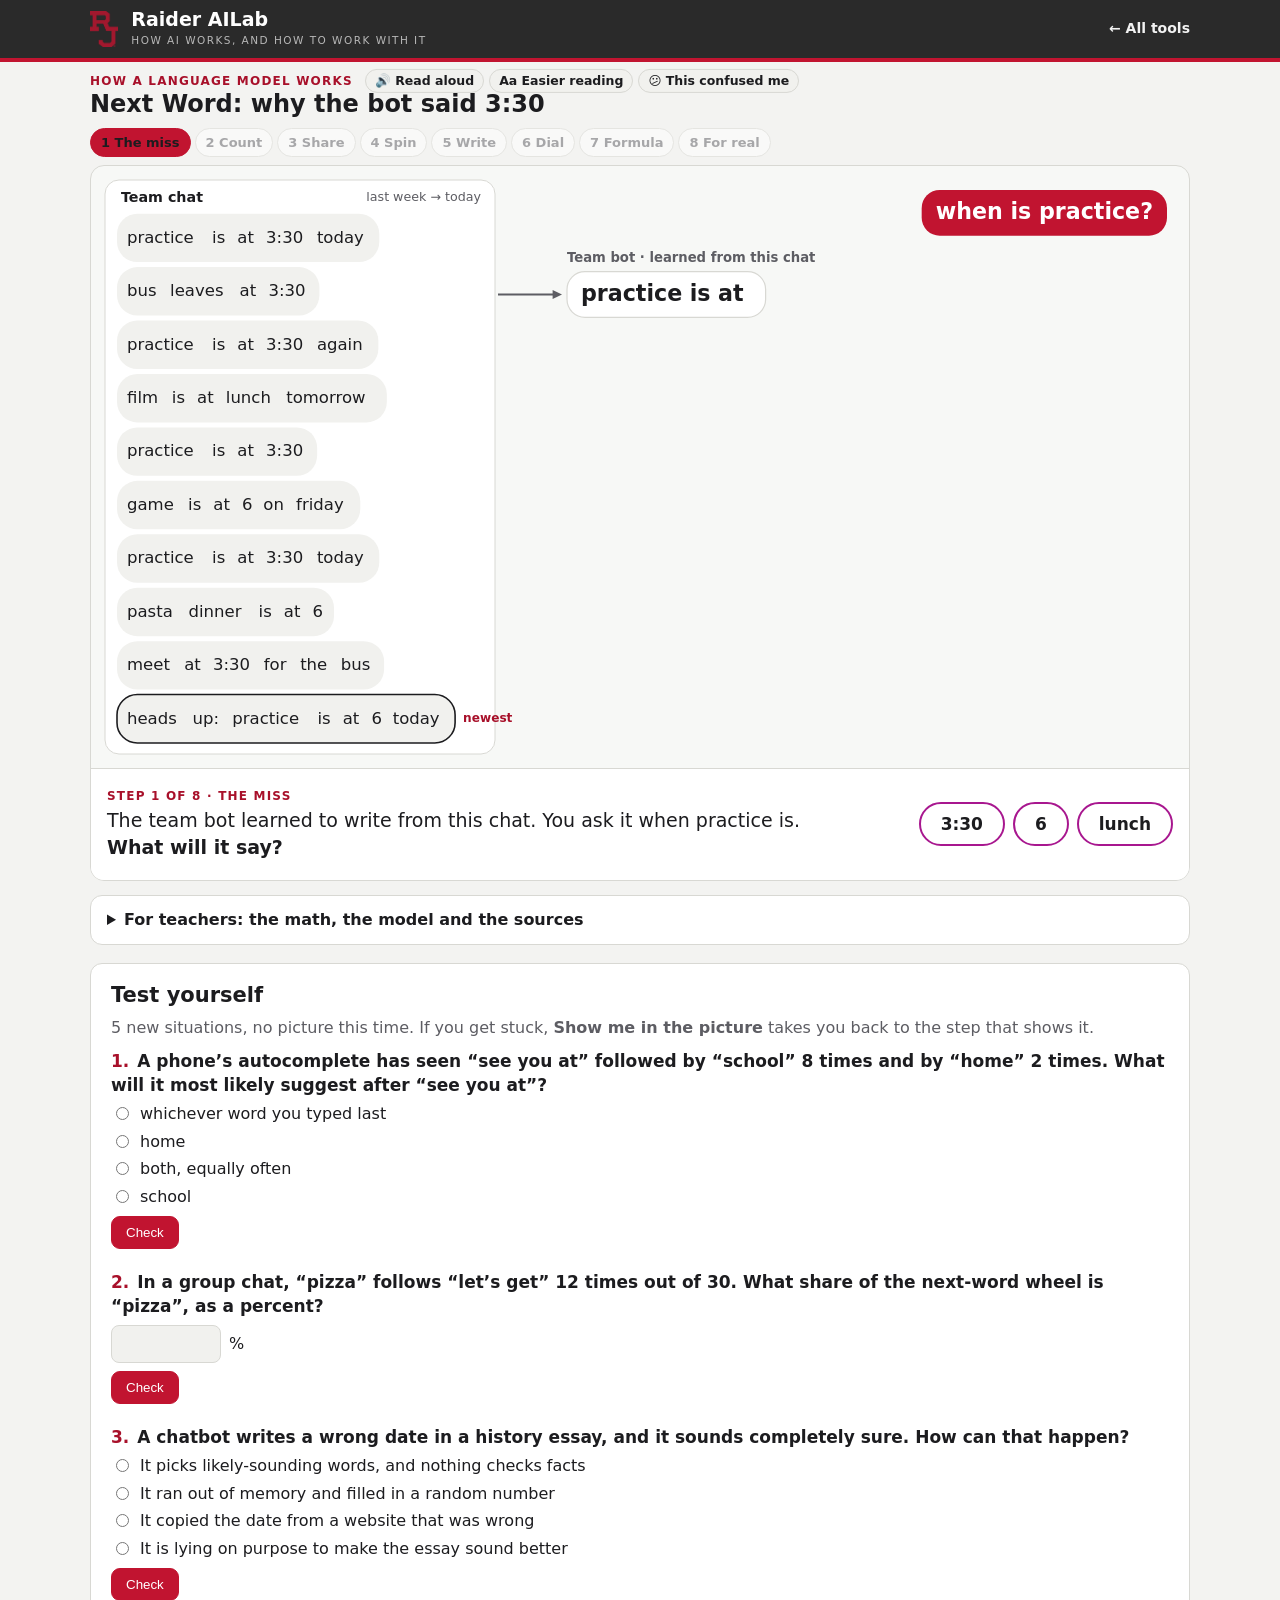
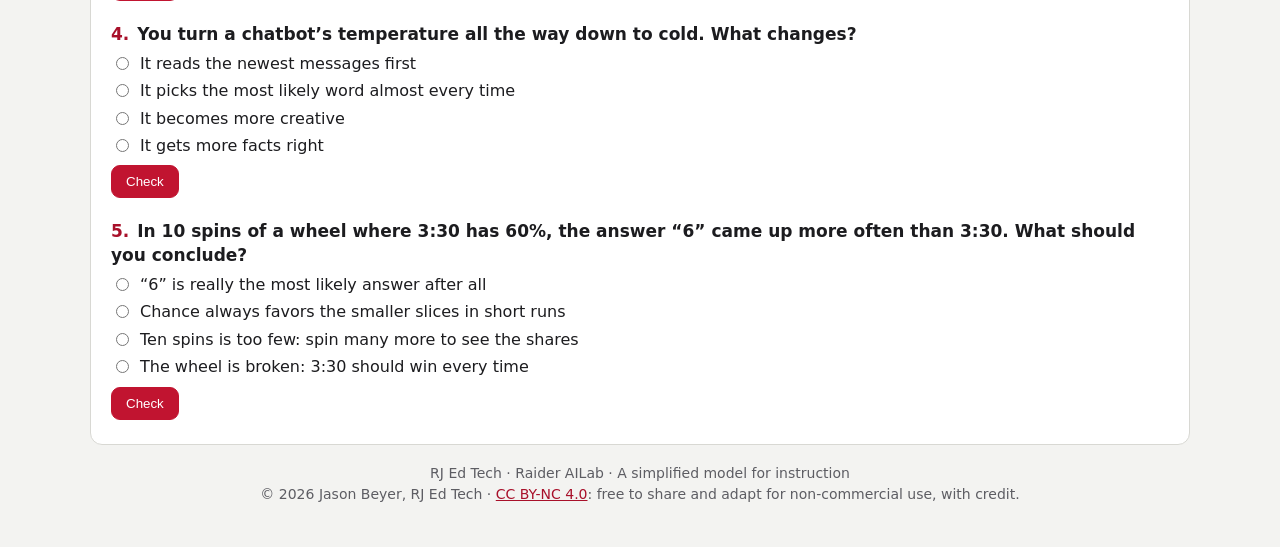
<file: next-word.html>
<!DOCTYPE html>
<html lang="en">
<head>
<meta charset="utf-8">
<meta name="viewport" content="width=device-width, initial-scale=1">
<title>Raider AILab Next Word</title>
<meta name="description" content="Open up a tiny chatbot and watch it choose its next word: count, share, spin. Raider AILab, Regis Jesuit High School.">
<link rel="icon" href="favicon.ico" sizes="any">
<link rel="icon" href="favicon.svg" type="image/svg+xml">
<link rel="apple-touch-icon" href="apple-touch-icon.png">
<style>
/* Layout idea: the picture is the page. One large stage, one sentence under it, one obvious button. */
:root{
  --bg:#f3f3f1; --card:#ffffff; --card2:#f1f1ee; --fg:#1c1c1f; --muted:#5d5d63; --line:#d8d8d3;
  --rj:#C11430; --rj-ink:#a8102a; --focus:#1f6feb; --good:#1b7339; --bad:#b3261e;
  --cv-bg:#f7f8f6; --hl:#f6dfa4; --think:#a8178f; --you:#C11430;
  --font:"Segoe UI",system-ui,-apple-system,Roboto,"Helvetica Neue",Arial,sans-serif;
}
@media (prefers-color-scheme: dark){:root:not([data-theme="light"]){
  --bg:#15161a; --card:#1d1f24; --card2:#282b32; --fg:#ececef; --muted:#a2a2aa; --line:#353840;
  --rj-ink:#ed516a; --focus:#6ea8ff; --good:#5cc27f; --bad:#f2827a;
  --cv-bg:#191b20; --hl:#6b5520; --think:#ec74da; --you:#C11430; color-scheme:dark}}
:root[data-theme="dark"]{
  --bg:#15161a; --card:#1d1f24; --card2:#282b32; --fg:#ececef; --muted:#a2a2aa; --line:#353840;
  --rj-ink:#ed516a; --focus:#6ea8ff; --good:#5cc27f; --bad:#f2827a;
  --cv-bg:#191b20; --hl:#6b5520; --think:#ec74da; --you:#C11430; color-scheme:dark}
*{box-sizing:border-box}
html,body{margin:0}
body{background:var(--bg);color:var(--fg);font:16px/1.5 var(--font);-webkit-text-size-adjust:100%}
a{color:var(--rj-ink)}
:focus-visible{outline:3px solid var(--focus);outline-offset:2px;border-radius:6px}

.mast{background:#2a2a2a;border-bottom:4px solid var(--rj)}
.mast-in{max-width:1132px;margin:0 auto;padding:9px 16px;display:flex;align-items:center;gap:13px}
.mast img{height:36px;width:auto;display:block}
.mast h1{margin:0;color:#fff;font-size:19px;line-height:1.15;font-weight:700}
.mast p{margin:2px 0 0;color:#b8b8b8;font-size:10.5px;letter-spacing:.14em;text-transform:uppercase}
.mast a{margin-left:auto;color:#f2f2f2;font-size:14px;font-weight:600;text-decoration:none;white-space:nowrap}
.mast a:hover{text-decoration:underline}

.wrap{max-width:1132px;margin:0 auto;padding:10px 16px 28px}
.top{display:flex;align-items:flex-end;justify-content:space-between;gap:10px 18px;flex-wrap:wrap;margin-bottom:8px}
.eyebrow{margin:0;color:var(--rj-ink);font-size:12px;font-weight:700;letter-spacing:.1em;text-transform:uppercase}
.top h2{margin:0;font-size:24px;line-height:1.2;text-wrap:balance}
.steps{list-style:none;margin:0;padding:0;display:flex;gap:4px;flex-wrap:wrap}
.steps button{font:600 13px/1 var(--font);padding:7px 10px;border-radius:999px;border:1px solid var(--line);background:var(--card);color:var(--muted);cursor:pointer}
.steps button .n{font-variant-numeric:tabular-nums}
.steps button[aria-current="step"]{background:var(--rj);border-color:var(--rj);color:#fff}
.steps button.done{color:var(--fg)}
.steps button:disabled{opacity:.5;cursor:default}
@media(max-width:820px){.steps button .t{display:none}.steps button[aria-current="step"] .t{display:inline}}

.stagebox{background:var(--cv-bg);border:1px solid var(--line);border-radius:14px}
#cv{display:block;width:100%;border-radius:14px 14px 0 0;touch-action:manipulation}
.bar{display:flex;min-height:112px;gap:12px 20px;align-items:center;flex-wrap:wrap;
  background:var(--card);border-top:1px solid var(--line);border-radius:0 0 13px 13px;padding:12px 16px 14px}
.cap{flex:1 1 420px;min-width:0}
.kick{display:block;color:var(--rj-ink);font-size:12px;font-weight:700;letter-spacing:.1em;text-transform:uppercase}
#cap{margin:2px 0 0;font-size:19px;line-height:1.4;font-weight:500;max-width:62ch;text-wrap:pretty}
#cap b{font-weight:700}
#extra:empty{display:none}
#extra{margin-top:8px;font-size:16px;max-width:66ch}
.acts{display:flex;gap:8px;flex-wrap:wrap;align-items:center}
.btn{font:600 16px/1.2 var(--font);padding:11px 16px;border-radius:10px;border:1px solid var(--line);background:var(--card2);color:var(--fg);cursor:pointer}
.btn:hover:not(:disabled){border-color:var(--fg)}
.btn.primary{background:var(--rj);border-color:var(--rj);color:#fff;padding:12px 20px;font-size:17px}
.btn.primary:hover:not(:disabled){background:#a8102a;border-color:#a8102a}
.btn.chip{border-radius:999px;border:2px solid var(--think);background:var(--card);font-size:17px;padding:10px 20px}
.btn.quiet{background:none;border-color:transparent;color:var(--muted);font-weight:500;font-size:14px;padding:8px 6px;text-decoration:underline}
.btn:disabled{opacity:.5;cursor:default}

.dial{display:flex;align-items:center;gap:10px;flex-wrap:wrap}
.dial label{font-weight:700}
.dial input[type=range]{width:min(360px,70vw);accent-color:var(--rj);height:28px}
.dial output{font:700 18px/1 var(--font);font-variant-numeric:tabular-nums;min-width:2.6em}
.dial .ends{color:var(--muted);font-size:14px}
.math{font-size:18px;margin:0;font-variant-numeric:tabular-nums}
.math b{color:var(--rj-ink)}
.term{color:var(--muted);font-size:15px;margin:6px 0 0}
.ans{display:flex;gap:8px;align-items:center;flex-wrap:wrap}
.ans input{font:600 18px/1 var(--font);width:6.5em;padding:10px;border-radius:10px;border:2px solid var(--line);background:var(--card);color:var(--fg)}
.use{margin:0;padding:0;list-style:none;display:grid;gap:8px}
.use li{background:var(--card2);border-radius:10px;padding:9px 12px;font-size:15.5px}
.use b{color:var(--rj-ink)}
.tell{display:grid;gap:6px;margin-top:10px}
.tell label{font-weight:700}
.tell textarea{font:16px/1.45 var(--font);width:100%;min-height:74px;padding:10px;border-radius:10px;border:2px solid var(--line);background:var(--card);color:var(--fg);resize:vertical}
.copied{color:var(--good);font-weight:700;font-size:15px}
#copybox{width:100%;min-height:120px;font:14px/1.4 ui-monospace,Consolas,monospace;margin-top:8px;padding:8px;border-radius:8px;border:1px solid var(--line);background:var(--card);color:var(--fg)}

details.more{margin-top:14px;background:var(--card);border:1px solid var(--line);border-radius:12px;padding:0 16px}
details.more summary{cursor:pointer;font-weight:700;padding:12px 0}
details.more p,details.more li{font-size:15px;max-width:74ch}
details.more ul{padding-left:20px}
.foot{margin-top:18px;color:var(--muted);font-size:14px;text-align:center}
.nextlink{margin:14px 0 0}.nextlink a.btn{display:inline-block;text-decoration:none}
.sr{position:absolute;width:1px;height:1px;overflow:hidden;clip:rect(0 0 0 0);white-space:nowrap}
@media(max-width:700px){
  .bar{position:sticky;bottom:0;z-index:2;min-height:0;box-shadow:0 -6px 16px rgba(0,0,0,.10);padding:9px 12px 11px;gap:8px}
  .bar.final{position:static;box-shadow:none}
  .mast p{display:none}.mast-in{padding:7px 12px}.mast img{height:30px}
  .wrap{padding:8px 10px 20px}.eyebrow{display:none}.top{margin-bottom:6px;gap:6px}.top h2{font-size:18px}
  .steps button{padding:6px 9px;font-size:12px}
  #cap{font-size:15.5px;line-height:1.35}.kick{font-size:11px}
  .btn{padding:9px 13px;font-size:15px}.btn.primary{padding:10px 16px;font-size:16px;flex:1 1 auto}.btn.chip{font-size:16px;padding:8px 18px}
  #extra{font-size:15px}.math{font-size:16px}.term{font-size:14px}.use li{font-size:14.5px}
}

</style>
</head>
<body>
<header class="mast"><div class="mast-in">
  <img alt="RJ" src="[data-uri]">
  <div><h1>Raider AILab</h1><p>How AI works, and how to work with it</p></div>
  <a href="https://rjedtech.github.io/Raider-AILab/">← All tools</a>
</div></header>

<main class="wrap">
  <div class="top">
    <div><div class="sh-top"><p class="eyebrow">How a language model works</p><div class="sh-bar" id="shbar"></div></div><h2>Next Word: why the bot said 3:30</h2></div>
    <ol class="steps" id="steps" aria-label="Steps"></ol>
  </div>

  <section class="stagebox" aria-label="The model">
    <canvas id="cv" role="img" aria-label="A team group chat on the left. On the right, the words that follow the word at are counted, lined up, bent into a wheel and spun."></canvas>
    <div class="bar">
      <div class="cap">
        <span class="kick" id="kick"></span>
        <p id="cap" aria-live="polite"></p>
        <div id="extra"></div>
        <div class="sh-help" id="shhelp" role="region" aria-label="Help with this step" hidden></div>
      </div>
      <div class="acts" id="acts"></div>
    </div>
  </section>

  <details class="more">
    <summary>For teachers: the math, the model and the sources</summary>
    <p><b>The math.</b> Conditional relative frequency (Statistics, two-way tables and conditional probability): P(next word | word) = count(word, next word) ÷ count(word). Temperature reshapes the chances: each share is raised to the power 1 ÷ T, then the shares are rescaled to add to 100%.</p>
    <p><b>What this toy is.</b> A bigram model: it counts which word follows which in ten invented team-chat messages, and looks back exactly one word. The chat and the story are written for this tool. It never gives a chance to a word pair it has not seen; real models give every token a small chance.</p>
    <p><b>How real models differ.</b> A real large language model uses a neural network over word pieces called tokens, reads the whole conversation at once, and learns from enormous training sets. Meta reported that Llama 3 was pretrained on more than 15 trillion tokens and chooses each next token from a vocabulary of 128,000 (<a href="https://ai.meta.com/blog/meta-llama-3/">Meta, “Introducing Meta Llama 3,” April 18, 2024</a>). “About 200 screens” in the last step is 15 trillion tokens ÷ roughly 70 tokens in this chat ÷ 1 billion. Chat apps add more training so the model follows instructions, and some can search or read what you paste, but each reply is still written one token at a time.</p>
    <p><b>How to use it in class.</b> It is built to run cold, with no introduction. A good stopping point for discussion is step 5, after three sentences: all of them sound right, and few are true. Their answers can be copied at the end and pasted into Canvas.</p>
  </details>

  <section id="ty" aria-label="Test yourself"></section>
  <p class="foot">RJ Ed Tech · Raider AILab · A simplified model for instruction<br>© 2026 Jason Beyer, RJ Ed Tech · <a href="https://creativecommons.org/licenses/by-nc/4.0/">CC BY-NC 4.0</a>: free to share and adapt for non-commercial use, with credit.</p>
</main>

<script>window.NEXT_HTML='<p class="nextlink"><a class="btn" href="./#nextword">Try the full Next Word tool</a> <a class="btn primary" href="score-the-bot.html">Next: Score the Bot. Who taught it to bluff? →</a></p>';</script>
<script src="story-help.js?v=202611212000"></script>
<script src="test-yourself.js?v=2026112122" defer></script>
<script src="next-word-test.js?v=2026112122" defer></script>
<script>
(()=>{'use strict';
/* ================= data: the whole "training set" ================= */
const MSGS=['practice is at 3:30 today','bus leaves at 3:30','practice is at 3:30 again','film is at lunch tomorrow','practice is at 3:30','game is at 6 on friday','practice is at 3:30 today','pasta dinner is at 6','meet at 3:30 for the bus','heads up: practice is at 6 today'];
const END='■';
const TOK=MSGS.map(m=>m.split(' '));
const NWORDS=TOK.reduce((a,t)=>a+t.length,0);
function model(word){
  const occ=[];TOK.forEach((t,m)=>t.forEach((w,i)=>{if(w===word)occ.push({m,i,next:i+1<t.length?t[i+1]:END});}));
  const cnt={},first={};occ.forEach((o,k)=>{if(!(o.next in cnt)){cnt[o.next]=0;first[o.next]=k;}cnt[o.next]++;});
  const order=Object.keys(cnt).sort((a,b)=>cnt[b]-cnt[a]||first[a]-first[b]);
  return {occ,order,cnt,n:occ.length};
}
const AT=model('at');                      // 3:30 ×6, 6 ×3, lunch ×1
const TRUE_WORD='6';
const GC={'3:30':'#2d6bd2','6':'#0d7f81','lunch':'#b0640a'};GC[END]='#6b6f78';
const GCX=['#7b3fe4','#b83a6b','#1b7339','#5d6470','#8a5a2b','#3f51b5','#00707a'];let gci=0;
const colOf=w=>GC[w]||(GC[w]=GCX[gci++%GCX.length]);
const STAGES=['The miss','Count','Share','Spin','Write','Dial','Formula','For real'];

/* ================= state ================= */
const S={stage:0,maxStage:0,guess:null,caught:[],sharePick:null,shareTries:0,shareDone:false,
  spins:[0,0,0],lastSpin:null,sentences:[],cur:null,curDone:false,T:1,dialLow:false,dialHigh:false,
  fstep:0,xferTries:0,xferDone:false,xferAns:null,zoom:0,explain:''};
const V={};            // what is on screen right now
let tiles=[],W=0,H=0,DPR=1,C={},L={tall:false},busy=false,hits=[],tNow=0;
const tweens=[];
const RM=window.matchMedia&&matchMedia('(prefers-reduced-motion: reduce)').matches;
const SPEED=RM?0.02:/[?&]fast=1/.test(location.search)?0.02:1;   /* ?fast=1 is for test scripts */
const $=id=>document.getElementById(id);
const cv=$('cv'),ctx=cv.getContext('2d');
const FONT=getComputedStyle(document.documentElement).getPropertyValue('--font')||'sans-serif';
const clamp=(v,a,b)=>Math.max(a,Math.min(b,v)),lerp=(a,b,t)=>a+(b-a)*t,TAU=Math.PI*2;
const eio=t=>t<.5?4*t*t*t:1-Math.pow(-2*t+2,3)/2,eout=t=>1-Math.pow(1-t,3),lin=t=>t;
const pct=x=>(Math.round(x*1000)/10).toString().replace(/\.0$/,'')+'%';

function anim(dur,fn,ease){return new Promise(res=>{tweens.push({t0:performance.now(),dur:Math.max(1,dur*SPEED),fn,ease:ease||eio,res});});}
const sleep=ms=>anim(ms,()=>{},lin);
function stopAll(){tweens.length=0;}

/* ================= colors ================= */
function readColors(){const cs=getComputedStyle(document.documentElement),g=n=>cs.getPropertyValue(n).trim();
  C={fg:g('--fg'),muted:g('--muted'),line:g('--line'),card:g('--card'),card2:g('--card2'),bg:g('--cv-bg'),rj:g('--rj'),rjink:g('--rj-ink'),hl:g('--hl'),think:g('--think'),good:g('--good'),bad:g('--bad'),you:g('--you')};}

/* ================= drawing helpers ================= */
function rr(x,y,w,h,r){r=Math.max(0,Math.min(r,w/2,h/2));ctx.beginPath();ctx.moveTo(x+r,y);ctx.arcTo(x+w,y,x+w,y+h,r);ctx.arcTo(x+w,y+h,x,y+h,r);ctx.arcTo(x,y+h,x,y,r);ctx.arcTo(x,y,x+w,y,r);ctx.closePath();}
function text(s,x,y,o){o=o||{};ctx.font=`${o.weight||500} ${o.size||14}px ${FONT}`;ctx.textAlign=o.align||'left';ctx.textBaseline=o.base||'middle';ctx.fillStyle=o.color||C.fg;
  if(o.alpha!=null){const a=ctx.globalAlpha;ctx.globalAlpha=a*o.alpha;ctx.fillText(s,x,y);ctx.globalAlpha=a;}else ctx.fillText(s,x,y);}
function tw(s,size,weight){ctx.font=`${weight||500} ${size}px ${FONT}`;return ctx.measureText(s).width;}
function arrow(x0,y0,x1,y1,color,wid){const a=Math.atan2(y1-y0,x1-x0),h=8;ctx.strokeStyle=color;ctx.fillStyle=color;ctx.lineWidth=wid||2;ctx.beginPath();ctx.moveTo(x0,y0);ctx.lineTo(x1-Math.cos(a)*h*.8,y1-Math.sin(a)*h*.8);ctx.stroke();
  ctx.beginPath();ctx.moveTo(x1,y1);ctx.lineTo(x1-Math.cos(a-.45)*h*1.3,y1-Math.sin(a-.45)*h*1.3);ctx.lineTo(x1-Math.cos(a+.45)*h*1.3,y1-Math.sin(a+.45)*h*1.3);ctx.closePath();ctx.fill();}
function wrapLines(str,maxW,size,weight){const ws=str.split(' ');const out=[];let cur='';ws.forEach(w=>{const t=cur?cur+' '+w:w;if(tw(t,size,weight)>maxW&&cur){out.push(cur);cur=w;}else cur=t;});if(cur)out.push(cur);return out;}

/* ================= layout ================= */
function resize(){
  const box=cv.parentElement;W=Math.floor(box.clientWidth);L.tall=W<700;
  const barH=L.tall?($('acts').parentElement.offsetHeight||150):122;
  const top=cv.getBoundingClientRect().top+window.scrollY;
  const avail=window.innerHeight-top-barH-10;
  H=L.tall?Math.round(clamp(avail,470,680)):Math.round(clamp(Math.min(W*0.56,avail),380,640));
  DPR=Math.min(window.devicePixelRatio||1,2.5);
  cv.width=Math.round(W*DPR);cv.height=Math.round(H*DPR);cv.style.height=H+'px';
  layout();
}
function layout(){
  const pad=L.tall?10:14;L.pad=pad;L.k=L.tall?clamp(W/400,.86,1.02):clamp(W/1040,.84,1.1);
  if(L.tall){const ch=Math.round(H*0.44);L.chat={x:pad,y:pad,w:W-2*pad,h:ch};L.work={x:pad,y:pad+ch+8,w:W-2*pad,h:H-ch-2*pad-8};}
  else{const cw=Math.round(clamp(W*0.355,300,390));L.chat={x:pad,y:pad,w:cw,h:H-2*pad};L.work={x:pad+cw+16,y:pad,w:W-cw-2*pad-16,h:H-2*pad};}
  const head=(L.tall?24:30)*L.k,n=MSGS.length,rowH=(L.chat.h-head-8)/n;L.head=head;L.rowH=rowH;
  const fs=clamp(rowH*0.40,12,16.5);L.fs=fs;
  ctx.setTransform(1,0,0,1,0,0);
  const sp=tw(' ',fs,500)+4.5;L.words=[];L.bub=[];L.endSlot=[];
  for(let m=0;m<n;m++){const by=L.chat.y+head+m*rowH+2,bh=rowH-5;let x=L.chat.x+12+10;const ws=[];
    TOK[m].forEach(tok=>{const w=tw(tok,fs,600);ws.push({x:x-4,y:by+3,w:w+8,h:bh-6});x+=w+sp;});
    L.words.push(ws);const bw=x-sp+10-(L.chat.x+12);L.bub.push({x:L.chat.x+12,y:by,w:bw,h:bh});
    const es=Math.min(bh-8,22);L.endSlot.push({x:L.chat.x+12+bw+6,y:by+(bh-es)/2,w:es,h:es});}
  const w=L.work;
  L.tile={w:clamp(w.w*0.19,64,118),h:clamp(w.h*0.082,23,36)};
  L.towerBase=w.y+w.h*0.84;L.towerX=g=>w.x+w.w*(0.20+0.30*g);
  L.strip={tw:clamp((w.w-28)/10,28,66),th:clamp(w.h*0.11,34,48),xm:w.x+w.w/2,ym:w.y+w.h*0.40};
}
function ringGeom(kind){const w=L.work;
  if(kind==='write'){const Ro=Math.min(w.w*(L.tall?0.2:0.19),w.h*(L.tall?0.26:0.25));return {cx:w.x+w.w*(L.tall?0.27:0.27),cy:w.y+w.h*0.62,Ro};}
  const Ro=Math.min(w.w*(L.tall?0.19:0.22),w.h*0.31);return {cx:w.x+w.w*(L.tall?0.36:0.33),cy:w.y+w.h*0.58,Ro};}
/* a strip that can bend into a ring: beta 0 = flat strip, 1 = closed ring */
function bandP(beta,N,geom){const g=geom||ringGeom('main'),thr=g.Ro*0.40,R=g.Ro-thr/2,st=L.strip;
  const len=lerp(N*st.tw,TAU*R,beta);
  return {len,th:lerp(st.th,thr,beta),kappa:beta<=0?0:beta*TAU/len,xm:lerp(st.xm,g.cx,beta),ym:lerp(st.ym,g.cy+R,beta),beta,phi:beta>=1?V.phi||0:0,g,R};}
function bandPt(s,P,off){const sp=s-P.len/2;off=off||0;if(P.kappa<1e-6)return {x:P.xm+sp,y:P.ym+off,nx:0,ny:1};
  const th=P.kappa*sp+P.phi,R=1/P.kappa,nx=Math.sin(th),ny=Math.cos(th);return {x:P.xm+R*nx+nx*off,y:P.ym-R+R*ny+ny*off,nx,ny};}
function bandPath(s0,s1,P){const n=Math.max(1,Math.ceil((s1-s0)*P.kappa/0.1)),h=P.th/2;ctx.beginPath();
  for(let i=0;i<=n;i++){const p=bandPt(lerp(s0,s1,i/n),P,h);i?ctx.lineTo(p.x,p.y):ctx.moveTo(p.x,p.y);}
  for(let i=n;i>=0;i--){const p=bandPt(lerp(s0,s1,i/n),P,-h);ctx.lineTo(p.x,p.y);}ctx.closePath();}

/* ================= the ten tiles ================= */
function mkTiles(){tiles=AT.occ.map((o,id)=>{const h=L.words[o.m][o.i+1];return {id,m:o.m,i:o.i,word:o.next,g:AT.order.indexOf(o.next),rank:-1,home:h,x:h.x,y:h.y,w:h.w,h:h.h,lift:0,pop:0,vis:false};});
  const r=[0,0,0];S.caught.forEach(id=>{const t=tiles[id];t.rank=r[t.g]++;t.vis=true;});}
function towerPose(t){return {x:L.towerX(t.g)-L.tile.w/2,y:L.towerBase-(t.rank+1)*(L.tile.h+4),w:L.tile.w,h:L.tile.h};}
function sIdx(t){let b=0;for(let g=0;g<t.g;g++)b+=AT.cnt[AT.order[g]];return b+t.rank;}
function stripPose(t){const st=L.strip,x0=st.xm-5*st.tw;return {x:x0+sIdx(t)*st.tw+1.5,y:st.ym-st.th/2,w:st.tw-3,h:st.th};}
function shares(T){const p=AT.order.map(w=>Math.pow(AT.cnt[w]/AT.n,1/T));const s=p.reduce((a,b)=>a+b,0);return p.map(x=>x/s);}
/* cumulative fractions along the band for each tile, in strip order */
function tileSpans(T){const sh=shares(T),out=[];let acc=0;AT.order.forEach((w,g)=>{const n=AT.cnt[w];for(let r=0;r<n;r++){out.push({g,a:acc,b:acc+sh[g]/n});acc+=sh[g]/n;}});return out;}
function groupSpan(g,T){const sh=shares(T);let a=0;for(let i=0;i<g;i++)a+=sh[i];return {a,b:a+sh[g]};}

/* ================= scene pieces ================= */
function drawChat(){
  const c=L.chat,k=L.k;rr(c.x,c.y,c.w,c.h,14);ctx.fillStyle=C.card;ctx.fill();ctx.strokeStyle=C.line;ctx.lineWidth=1;ctx.stroke();
  text('Team chat',c.x+16,c.y+L.head/2+2,{size:13.5*k,weight:700});
  text('last week → today',c.x+c.w-14,c.y+L.head/2+2,{size:12*k,color:C.muted,align:'right'});
  const last=MSGS.length-1;
  for(let m=0;m<MSGS.length;m++){const b=L.bub[m];rr(b.x,b.y,b.w,b.h,b.h*0.42);ctx.fillStyle=C.card2;ctx.fill();
    if(m===last){ctx.strokeStyle=C.fg;ctx.lineWidth=1.6;ctx.stroke();text('newest',b.x+b.w+8,b.y+b.h/2,{size:Math.max(11.5,11.5*k),weight:700,color:C.rjink});}
    TOK[m].forEach((tok,i)=>{const r=L.words[m][i];let bold=false;
      if(V.hl&&V.hl.a>0&&tok===V.hl.word){ctx.globalAlpha=V.hl.a;rr(r.x,r.y,r.w,r.h,5);ctx.fillStyle=C.hl;ctx.fill();ctx.globalAlpha=1;bold=true;}
      const oc=V.outline&&V.outline[m+'.'+i];if(oc){rr(r.x+.5,r.y+.5,r.w-1,r.h-1,5);ctx.strokeStyle=oc;ctx.lineWidth=2;ctx.stroke();}
      text(tok,r.x+4,r.y+r.h/2+.5,{size:L.fs,weight:bold||oc?700:500});});
    const eo=V.outline&&V.outline[m+'.end'];if(eo){const e=L.endSlot[m];rr(e.x,e.y,e.w,e.h,4);ctx.fillStyle=eo;ctx.fill();text('end',e.x+e.w+5,e.y+e.h/2,{size:11.5,color:C.muted});}
  }
}
function drawTileRect(x,y,w,h,word,alpha,scale,col){ctx.save();ctx.globalAlpha*=alpha==null?1:alpha;if(scale&&scale!==1){ctx.translate(x+w/2,y+h/2);ctx.scale(scale,scale);ctx.translate(-(x+w/2),-(y+h/2));}
  rr(x,y,w,h,6);ctx.fillStyle=col||colOf(word);ctx.fill();
  let fs=Math.min(h*0.52,15.5*L.k);while(fs>9&&tw(word,fs,700)>w-6)fs-=.5;
  if(tw(word,fs,700)<=w-4)text(word,x+w/2,y+h/2+.5,{size:fs,weight:700,color:'#fff',align:'center'});ctx.restore();}
function bubble(x,y,maxW,words,o){o=o||{};const fs=o.fs||17*L.k,sp=fs*0.34,padX=14,padY=9,lh=fs*1.62;
  const ws=words.map(w=>({t:w.t,chip:w.chip,ghost:w.ghost,w:tw(w.t,fs,600)+(w.chip||w.ghost?14:0)}));
  const lines=[[]];let lw=0;ws.forEach(w=>{if(lw+w.w>maxW-2*padX-(o.cursor?10:0)&&lines[lines.length-1].length){lines.push([]);lw=0;}lines[lines.length-1].push(w);lw+=w.w+sp;});
  const wid=Math.max(40,...lines.map(l=>l.reduce((a,w)=>a+w.w+sp,-sp)))+2*padX+(o.cursor?8:0),hgt=lines.length*lh+2*padY-(lh-fs*1.25);
  const bx=o.you?x-wid:x;rr(bx,y,wid,hgt,Math.min(18,hgt*0.45));ctx.fillStyle=o.you?C.you:C.card;ctx.fill();if(!o.you){ctx.strokeStyle=C.line;ctx.lineWidth=1.2;ctx.stroke();}
  lines.forEach((l,li)=>{let cx=bx+padX;const cy=y+padY+li*lh+fs*0.62;l.forEach(w=>{
      if(w.chip){rr(cx,cy-fs*0.74,w.w,fs*1.48,6);ctx.fillStyle=w.chip;ctx.fill();text(w.t,cx+7,cy+.5,{size:fs,weight:700,color:'#fff'});}
      else if(w.ghost){rr(cx,cy-fs*0.74,w.w,fs*1.48,6);ctx.setLineDash([4,3]);ctx.strokeStyle=C.muted;ctx.lineWidth=1.5;ctx.stroke();ctx.setLineDash([]);text(w.t,cx+7,cy+.5,{size:fs,weight:700,color:C.muted});}
      else text(w.t,cx,cy+.5,{size:fs,weight:600,color:o.you?'#fff':C.fg});cx+=w.w+sp;});
    if(o.cursor&&li===lines.length-1&&(Math.floor(tNow/480)%2===0)){ctx.fillStyle=C.fg;ctx.fillRect(cx,cy-fs*0.6,2.5,fs*1.2);}});
  return {x:bx,y,w:wid,h:hgt};}

/* ring or strip of tiles; spans = [{g|word,a,b}] */
function drawBand(P,spans,o){o=o||{};const al=o.alpha==null?1:o.alpha;ctx.save();ctx.globalAlpha*=al;
  spans.forEach((sp,j)=>{bandPath(sp.a*P.len,sp.b*P.len,P);ctx.fillStyle=colOf(sp.word);ctx.fill();ctx.strokeStyle=C.bg;ctx.lineWidth=P.beta>0.5?1.4:3;ctx.stroke();
    if(o.flash===j){const f=.5+.5*Math.sin(tNow/90);ctx.save();ctx.globalAlpha*=.35+.3*f;ctx.fillStyle='#fff';ctx.fill();ctx.restore();ctx.strokeStyle=C.fg;ctx.lineWidth=3;ctx.stroke();}
    if(P.beta<0.35){const a=1-P.beta/0.35,m=bandPt((sp.a+sp.b)/2*P.len,P,0),wd=(sp.b-sp.a)*P.len;let fs=Math.min(P.th*0.4,15*L.k);while(fs>9&&tw(sp.word,fs,700)>wd-5)fs-=.5;
      if(tw(sp.word,fs,700)<=wd-3)text(sp.word,m.x,m.y+.5,{size:fs,weight:700,color:'#fff',align:'center',alpha:a});}});
  ctx.restore();}
function drawRingLabels(P,groups,o){o=o||{};const a=clamp((P.beta-0.75)/0.25,0,1)*(o.alpha==null?1:o.alpha);if(a<=0)return;const k=L.k,lh=17*k;
  groups.forEach(g=>{if(o.minShare&&g.b-g.a<o.minShare)return;const f=(g.a+g.b)/2,p=bandPt(f*P.len,P,P.th/2+10),top=p.ny<-0.8;
    let x=p.x;if(top)x+=(p.nx>=0?1:-1)*(22-Math.abs(p.nx)*14);
    const right=top?p.nx>=0:p.nx>0.15,left=top?p.nx<0:p.nx<-0.15,al=right?'left':left?'right':'center';
    const lines=[[g.word===END?'end':g.word,15.5*k,700,C.fg]];if(g.sub)lines.push([g.sub,13.5*k,600,g.subColor||C.muted]);if(g.flag)lines.push([g.flag,12.5*k,700,C.good]);
    const hB=lines.length*lh,cy=p.ny<-0.5?p.y-hB/2-1:p.ny>0.5?p.y+hB/2+1:p.y;
    lines.forEach((ln,i)=>text(ln[0],x,cy-hB/2+lh*(i+.5),{size:ln[1],weight:ln[2],color:ln[3],align:al,alpha:a}));});}
function drawPointer(g,alpha){if(alpha<=0)return;const x=g.cx,y=g.cy-g.Ro-4;ctx.save();ctx.globalAlpha*=alpha;ctx.fillStyle=C.fg;ctx.beginPath();ctx.moveTo(x,y+11);ctx.lineTo(x-10,y-9);ctx.lineTo(x+10,y-9);ctx.closePath();ctx.fill();ctx.restore();}
function atGroups(T,mode){const sh=shares(T);return AT.order.map((w,g)=>{const s=groupSpan(g,T);return {word:w,a:s.a,b:s.b,sub:mode==='count'?AT.cnt[w]+' of '+AT.n:pct(sh[g]),flag:w===TRUE_WORD&&V.trueFlag&&!L.tall?'true today':null};});}
function atSpans(T){return tileSpans(T).map(s=>({word:AT.order[s.g],a:s.a,b:s.b}));}

/* ================= per-stage drawing ================= */
function draw(){
  ctx.setTransform(DPR,0,0,DPR,0,0);ctx.clearRect(0,0,W,H);hits=[];
  const st=S.stage,w=L.work,k=L.k;
  if(st===7&&V.z>0){drawZoom();return;}
  drawChat();
  if(st===0)draw0();
  if(st===1)draw1();
  if(st===2||st===3||st===5||st===6)drawMain();
  if(st===4)draw4();
  if(st===7)draw7base();
}
function draw0(){const w=L.work,k=L.k;
  const bf=(L.tall?17:21)*k;const yb=bubble(w.x+w.w-8,w.y+10,w.w*0.8,[{t:'when is practice?'}],{you:true,fs:bf});
  const by=yb.y+yb.h+34*k;
  text('Team bot · learned from this chat',w.x+(L.tall?10:56),by-12*k,{size:12.5*k,color:C.muted,weight:600});
  const full='3:30 today',typed=full.slice(0,Math.round(full.length*(V.typed||0)));
  const words=[{t:'practice'},{t:'is'},{t:'at'}];if(typed){words.push({t:typed.slice(0,4),chip:colOf('3:30')});if(typed.length>5)words.push({t:typed.slice(5)});}
  const bb=bubble(w.x+(L.tall?10:56),by,w.w*0.8,words,{cursor:(V.typed||0)<1,fs:bf});
  if(!L.tall)arrow(L.chat.x+L.chat.w+3,bb.y+bb.h/2,bb.x-5,bb.y+bb.h/2,C.muted,2);
  if(V.badge>0&&S.guess){const ok=S.guess==='3:30',lab='your guess: '+S.guess+(ok?'  ✓':'  ✗');const bw=tw(lab,14*k,700)+22,bx=bb.x+bb.w+12,byy=bb.y+bb.h/2-14*k;
    const fits=bx+bw<w.x+w.w,px=fits?bx:bb.x,py=fits?byy:bb.y+bb.h+8;ctx.globalAlpha=V.badge;rr(px,py,bw,28*k,14*k);ctx.strokeStyle=C.think;ctx.lineWidth=2;ctx.stroke();text(lab,px+11,py+14*k+.5,{size:14*k,weight:700,color:C.think});ctx.globalAlpha=1;}
  const a=V.timeline||0;if(a>0){ctx.save();ctx.globalAlpha=a;const x0=w.x+34,x1=w.x+w.w-34,y=w.y+w.h*(L.tall?0.78:0.74),X=min=>lerp(x0,x1,(min-180)/210);
    ctx.strokeStyle=C.muted;ctx.lineWidth=2;ctx.beginPath();ctx.moveTo(x0,y);ctx.lineTo(x1,y);ctx.stroke();
    [180,240,300,360].forEach(mn=>{ctx.beginPath();ctx.moveTo(X(mn),y-5);ctx.lineTo(X(mn),y+5);ctx.stroke();text((mn/60)+':00',X(mn),y+19*k,{size:12.5*k,color:C.muted,align:'center'});});
    const xu=X(210),xt=X(360);ctx.fillStyle=C.rj;ctx.beginPath();ctx.arc(xu,y,8,0,TAU);ctx.fill();text('you',xu,y-20*k,{size:14*k,weight:700,align:'center',color:C.rjink});
    for(let i=0;i<5;i++){ctx.fillStyle=colOf('6');ctx.beginPath();ctx.arc(i<3?xt-13+i*13:xt-6.5+(i-3)*13,i<3?y:y-12,6,0,TAU);ctx.fill();}
    text('the team',xt,y-32*k,{size:14*k,weight:700,align:'center'});
    const yb2=y-52*k;ctx.strokeStyle=C.fg;ctx.lineWidth=1.5;ctx.beginPath();ctx.moveTo(xu,yb2+7);ctx.lineTo(xu,yb2);ctx.lineTo(xt,yb2);ctx.lineTo(xt,yb2+7);ctx.stroke();
    text('2½ hours alone at the field',(xu+xt)/2,yb2-12*k,{size:14.5*k,weight:700,align:'center'});ctx.restore();}
}
function draw1(){const w=L.work,k=L.k,n=S.caught.length;
  text('after “at” comes…',w.x+12,w.y+18*k,{size:15*k,weight:700});
  text(n+' of 10 caught',w.x+w.w-10,w.y+18*k,{size:14*k,color:C.muted,align:'right',weight:600});
  ctx.strokeStyle=C.line;ctx.lineWidth=2;ctx.beginPath();ctx.moveTo(w.x+w.w*0.05,L.towerBase+2);ctx.lineTo(w.x+w.w*0.95,L.towerBase+2);ctx.stroke();
  if(!n){ctx.setLineDash([6,5]);rr(L.towerX(1)-L.tile.w*1.5,L.towerBase-L.tile.h*3.2,L.tile.w*3,L.tile.h*2.4,10);ctx.strokeStyle=C.line;ctx.stroke();ctx.setLineDash([]);text('caught words stack here',L.towerX(1),L.towerBase-L.tile.h*2,{size:14*k,color:C.muted,align:'center'});}
  const cnt=[0,0,0];tiles.forEach(t=>{if(t.rank>=0&&t.landed)cnt[t.g]++;});
  cnt.forEach((c,g)=>{if(c)text('× '+c,L.towerX(g),L.towerBase+20*k,{size:19*k,weight:700,align:'center'});});
  tiles.forEach(t=>{if(t.vis)drawTileRect(t.x,t.y-t.lift,t.w,t.h,t.word,1,1+t.pop*.12);});
  /* tap targets: each uncaught "at" and the word after it */
  tiles.forEach(t=>{if(t.rank<0){const a=L.words[t.m][t.i],b=t.home;hits.push({x:a.x-3,y:a.y-3,w:b.x+b.w-a.x+6,h:a.h+6,fn:()=>catchTile(t.id)});
    const pulse=.5+.5*Math.sin(tNow/260+t.id);rr(a.x-2,a.y-2,b.x+b.w-a.x+4,a.h+4,7);ctx.strokeStyle=C.rj;ctx.globalAlpha=.35+.45*pulse;ctx.lineWidth=2;ctx.stroke();ctx.globalAlpha=1;}});
}
function drawMain(){const st=S.stage,w=L.work,k=L.k;
  if(!V.band){tiles.forEach(t=>drawTileRect(t.x,t.y,t.w,t.h,t.word,1,1));return;}
  const g=ringGeom('main'),P=bandP(V.beta,10,g),T=st===5?S.T:1,spans=atSpans(T);
  const al=V.mainA==null?1:V.mainA;
  drawBand(P,spans,{flash:V.flash,alpha:al});
  if(V.beta<0.25&&al>0){const a=(1-V.beta/0.25)*al,st2=L.strip,x0=st2.xm-5*st2.tw;
    if(V.brackets>0){ctx.save();ctx.globalAlpha=a*V.brackets;AT.order.forEach((wd,gi)=>{const s=groupSpan(gi,1),xa=x0+s.a*10*st2.tw+3,xb=x0+s.b*10*st2.tw-3,y=st2.ym+st2.th/2+9;
        ctx.strokeStyle=colOf(wd);ctx.lineWidth=2.5;ctx.beginPath();ctx.moveTo(xa,y);ctx.lineTo(xa,y+7);ctx.lineTo(xb,y+7);ctx.lineTo(xb,y);ctx.stroke();
        text(AT.cnt[wd]+' of 10',(xa+xb)/2,y+24*k,{size:15*k,weight:700,align:'center'});
        if(V.pct>0)text(pct(AT.cnt[wd]/10),(xa+xb)/2,y+50*k,{size:22*k,weight:700,align:'center',alpha:V.pct,color:C.rjink});});ctx.restore();}
    if(V.pulse6>0){const s=groupSpan(0,1);ctx.save();ctx.globalAlpha=a*V.pulse6*(.5+.5*Math.sin(tNow/140));rr(x0+s.a*10*st2.tw-3,st2.ym-st2.th/2-5,(s.b-s.a)*10*st2.tw+6,st2.th+10,9);ctx.strokeStyle=C.think;ctx.lineWidth=3.5;ctx.stroke();ctx.restore();}
    if(V.frac>0)drawFraction(a*V.frac);}
  drawRingLabels(P,atGroups(T,'pct'),{alpha:al,minShare:st===5?0.045:0});
  drawPointer(g,clamp((V.beta-0.8)/0.2,0,1)*(st===5?0:1)*al);
  if(st===3)draw3extras(g);
  if(st===5)draw5extras(g);
  if(st===6&&V.sym>0)drawSymbols(V.sym);
}
function draw3extras(g){const w=L.work,k=L.k,a=clamp((V.beta-0.8)/0.2,0,1);if(a<=0)return;ctx.save();ctx.globalAlpha=a;
  const words=[{t:'practice'},{t:'is'},{t:'at'}];words.push(S.lastSpin!=null?{t:AT.order[S.lastSpin],chip:colOf(AT.order[S.lastSpin])}:{t:'?',ghost:true});
  bubble(w.x+8,w.y+4,w.w*0.9,words,{fs:16*k});
  const n=S.spins[0]+S.spins[1]+S.spins[2];
  const x=w.x+w.w*(L.tall?0.72:0.72),bw=w.x+w.w-x-8,y0=g.cy-(L.tall?64:74)*k;
  text('spins: '+n,x,y0-4,{size:15*k,weight:700});
  AT.order.forEach((wd,i)=>{const y=y0+22*k+i*46*k,sh=n?S.spins[i]/n:0,ex=AT.cnt[wd]/10;
    text(wd,x,y,{size:14.5*k,weight:700});if(wd===TRUE_WORD&&L.tall)text('true',x+tw(wd+' ',14.5*k,700)+2,y,{size:12*k,weight:700,color:C.good});text(String(S.spins[i]),x+bw,y,{size:14.5*k,weight:700,align:'right'});
    rr(x,y+10*k,bw,11*k,5);ctx.fillStyle=C.card2;ctx.fill();ctx.strokeStyle=C.line;ctx.lineWidth=1;ctx.stroke();
    if(sh>0){rr(x,y+10*k,Math.max(6,bw*sh),11*k,5);ctx.fillStyle=colOf(wd);ctx.fill();}
    ctx.strokeStyle=C.fg;ctx.lineWidth=2;ctx.beginPath();ctx.moveTo(x+bw*ex,y+6*k);ctx.lineTo(x+bw*ex,y+25*k);ctx.stroke();});
  text('│ = what the counts say',x,y0+22*k+3*46*k-2,{size:12*k,color:C.muted});ctx.restore();}
function draw5extras(g){const w=L.work,k=L.k,sh=shares(S.T);
  const x=w.x+w.w*(L.tall?0.72:0.72),bw=w.x+w.w-x-8,y0=g.cy-(L.tall?70:84)*k;
  text(L.tall?'20 spins':'20 spins at this setting',x,y0,{size:(L.tall?12.5:14.5)*k,weight:700});
  const cum=[sh[0],sh[0]+sh[1],1],cnt=[0,0,0],d=Math.min(bw/10,20*k);
  V.U.forEach((u,j)=>{const gi=u<cum[0]?0:u<cum[1]?1:2;cnt[gi]++;ctx.fillStyle=colOf(AT.order[gi]);ctx.beginPath();ctx.arc(x+d/2+(j%10)*d,y0+24*k+Math.floor(j/10)*d,d*0.38,0,TAU);ctx.fill();});
  AT.order.forEach((wd,i)=>{const y=y0+24*k+2*d+14*k+i*24*k;ctx.fillStyle=colOf(wd);ctx.beginPath();ctx.arc(x+7,y,6,0,TAU);ctx.fill();text(wd,x+20,y+.5,{size:14.5*k,weight:700});text('× '+cnt[i],x+bw,y+.5,{size:14.5*k,weight:700,align:'right'});});
  const lab=S.T<=0.5?'cold':S.T>=2?'hot':'';if(lab)text(lab,g.cx,g.cy,{size:20*k,weight:700,align:'center',color:C.muted});}
function drawFraction(a){const st=L.strip,k=L.k,w=L.work,x0=st.xm-5*st.tw,s=groupSpan(0,1),xa=x0+3,xb=x0+s.b*10*st.tw-3,xe=x0+10*st.tw-3;ctx.save();ctx.globalAlpha=a;
  let y=st.ym-st.th/2-9;ctx.strokeStyle=colOf('3:30');ctx.lineWidth=2.5;ctx.beginPath();ctx.moveTo(xa,y);ctx.lineTo(xa,y-7);ctx.lineTo(xb,y-7);ctx.lineTo(xb,y);ctx.stroke();
  text('“at 3:30” shows up 6 times',(xa+xb)/2,y-22*k,{size:14.5*k,weight:700,align:'center'});
  y=st.ym+st.th/2+9;ctx.strokeStyle=C.fg;ctx.beginPath();ctx.moveTo(xa,y);ctx.lineTo(xa,y+7);ctx.lineTo(xe,y+7);ctx.lineTo(xe,y);ctx.stroke();
  text('“at” shows up 10 times',(xa+xe)/2,y+23*k,{size:14.5*k,weight:700,align:'center'});
  const fy=w.y+w.h*0.80,fs=(L.tall?19:25)*k,parts=[['P(3:30 | at)  =  ',C.fg],['6',colOf('3:30')],['  ÷  ',C.fg],['10',C.fg],['  =  60%',C.rjink]];
  let tot=0;parts.forEach(p=>tot+=tw(p[0],fs,700));let x=st.xm-tot/2;parts.forEach(p=>{text(p[0],x,fy,{size:fs,weight:700,color:p[1]});x+=tw(p[0],fs,700);});
  ctx.restore();}
function drawSymbols(a){const w=L.work,k=L.k,cx=w.x+w.w/2;ctx.save();ctx.globalAlpha=a;
  text('a different chat',cx,w.y+w.h*0.16,{size:14*k,weight:700,color:C.muted,align:'center'});
  const fs=(L.tall?18:23)*k;
  text('count(is) = 20',cx,w.y+w.h*0.28,{size:fs,weight:700,align:'center'});
  text('count(is late) = 5',cx,w.y+w.h*0.38,{size:fs,weight:700,align:'center'});
  text('P(late | is) = '+(S.xferDone?'5 ÷ 20 = 25%':'?'),cx,w.y+w.h*0.52,{size:fs*1.15,weight:700,align:'center',color:C.rjink});
  if(V.help>0){ctx.globalAlpha=a*V.help;const n=20,t=Math.min(26,(w.w-30)/n),x0=cx-n*t/2,y=w.y+w.h*0.68;
    for(let i=0;i<n;i++){rr(x0+i*t+1.5,y,t-3,t*1.25,4);ctx.fillStyle=i<5?'#7b3fe4':C.line;ctx.fill();}
    ctx.strokeStyle='#7b3fe4';ctx.lineWidth=2.5;ctx.beginPath();ctx.moveTo(x0+2,y+t*1.25+7);ctx.lineTo(x0+2,y+t*1.25+13);ctx.lineTo(x0+5*t-2,y+t*1.25+13);ctx.lineTo(x0+5*t-2,y+t*1.25+7);ctx.stroke();
    text('5 of the 20 say “late”',x0+2,y+t*1.25+30*k,{size:14.5*k,weight:700});}
  ctx.restore();}
function draw4(){const w=L.work,k=L.k,g=ringGeom('write');
  const cur=S.cur||['practice'];
  const bb=bubble(w.x+8,w.y+4,w.w-16,cur.map((t,i)=>i===cur.length-1&&V.newWord?{t,chip:colOf(t)}:{t}),{fs:16.5*k,cursor:!S.curDone});
  /* the wheel for the current word */
  const d=V.dyn;if(d){const P=bandP(1,d.tiles.length,g);P.phi=d.phi;ctx.save();ctx.globalAlpha=d.a;
      if(d.t>0)drawBand(P,d.spans,{alpha:d.t,flash:d.flash});
      if(d.t<1)d.tiles.forEach((t,j)=>{const m=bandPt((d.spans[j].a+d.spans[j].b)/2*P.len,P,0),h=t.home,e=eio(d.t),x=lerp(h.x+h.w/2,m.x,e),y=lerp(h.y+h.h/2,m.y,e)-Math.sin(Math.PI*e)*26,sc=lerp(1,.45,e);
        drawTileRect(x-h.w*sc/2,y-h.h*sc/2,h.w*sc,h.h*sc,t.word===END?'':t.word,1-e*e,1,colOf(t.word));});
      if(d.t>=1){drawRingLabels(P,d.groups,{});drawPointer(g,1);}
      text('after “'+d.word+'”',g.cx,g.cy-7*k,{size:13*k,color:C.muted,align:'center',weight:600,alpha:d.t});
      text(d.groups.length===1?'no choice':d.groups.length+' choices',g.cx,g.cy+10*k,{size:13.5*k,align:'center',weight:700,alpha:d.t});ctx.restore();}
  else{ctx.setLineDash([5,5]);ctx.strokeStyle=C.line;ctx.lineWidth=2;ctx.beginPath();ctx.arc(g.cx,g.cy,g.Ro*0.8,0,TAU);ctx.stroke();ctx.setLineDash([]);text('one wheel',g.cx,g.cy-8*k,{size:13*k,color:C.muted,align:'center'});text('per word',g.cx,g.cy+9*k,{size:13*k,color:C.muted,align:'center'});}
  /* the score sheet */
  const x=w.x+w.w*(L.tall?0.54:0.55),lw=w.x+w.w-x-6,y0=Math.max(bb.y+bb.h+16,w.y+w.h*0.2);let y=y0;
  const n=S.sentences.length,ok=S.sentences.filter(s=>s.ok).length;
  text('what the bot wrote',x,y,{size:14*k,weight:700});y+=20*k;
  if(!n)text('nothing yet',x,y+4,{size:13.5*k,color:C.muted});
  const fs=(L.tall?12.5:14)*k,maxRows=L.tall?3:4;
  S.sentences.slice(0,maxRows).forEach((s,i)=>{const lines=wrapLines(s.toks.join(' '),lw-8,fs,600),a=i===0&&V.rowIn!=null?V.rowIn:1;ctx.save();ctx.globalAlpha=a;
    const rowH=lines.length*fs*1.3+fs*1.5+12;if(y+rowH>w.y+w.h-26*k){ctx.restore();return;}
    rr(x,y,lw,rowH,8);ctx.fillStyle=C.card;ctx.fill();ctx.strokeStyle=C.line;ctx.lineWidth=1;ctx.stroke();
    lines.forEach((ln,j)=>text(ln,x+8,y+8+fs*0.6+j*fs*1.3,{size:fs,weight:600}));
    const yy=y+8+lines.length*fs*1.3+fs*0.7;
    text(s.inChat?(L.tall?'in chat':'in the chat'):(L.tall?'new':'never written'),x+8,yy,{size:fs*0.9,weight:700,color:C.muted});
    text(s.ok?(L.tall?'✓ true':'✓ true today'):(L.tall?'✗ wrong':'✗ wrong today'),x+lw-8,yy,{size:fs*0.9,weight:700,align:'right',color:s.ok?C.good:C.bad});
    ctx.restore();y+=rowH+6;});
  if(n){text('sounds right: '+n+' of '+n,x,w.y+w.h-22*k,{size:13.5*k,weight:700});text('true today: '+ok+' of '+n,x,w.y+w.h-5*k,{size:13.5*k,weight:700,color:ok?C.good:C.bad});}
}
/* ---- stage 8: how much a real chatbot has read ---- */
function dotGrid(x,y,w,h,alpha,skipFirst){const cols=L.tall?25:40,rows=L.tall?40:25,dx=w/cols,dy=h/rows,r=Math.max(.5,Math.min(dx,dy)*0.3);ctx.save();ctx.globalAlpha*=alpha;ctx.fillStyle=C.muted;
  for(let j=0;j<rows;j++)for(let i=0;i<cols;i++){if(skipFirst&&!i&&!j)continue;ctx.beginPath();ctx.arc(x+dx*(i+.5),y+dy*(j+.5),r,0,TAU);ctx.fill();}ctx.restore();
  return {x:x+dx*.5-r,y:y+dy*.5-r,w:2*r,h:2*r};}
function zoomRect(){const p=L.pad+4;return {x:p,y:p,w:W-2*p,h:H-2*p-46*L.k};}
function drawZoom(){const Z=zoomRect(),k=L.k,z=V.z;
  if(z>3.0001){draw7final();return;}
  const n=Math.max(1,Math.ceil(z-1e-9)),p=clamp(z-(n-1),0,1),e=eio(p);   /* drawing zoom level n, progress p */
  const cell=dotGrid(Z.x,Z.y,Z.w,Z.h,eio(clamp(p*1.5-.3,0,1)),true);
  const from=n===1?{x:0,y:0,w:W,h:H}:Z,r={x:lerp(from.x,cell.x,e),y:lerp(from.y,cell.y,e),w:lerp(from.w,cell.w,e),h:lerp(from.h,cell.h,e)};
  if(p>=.985){ctx.fillStyle=C.rj;ctx.beginPath();ctx.arc(cell.x+cell.w/2,cell.y+cell.h/2,cell.w/2+1.5,0,TAU);ctx.fill();}
  else if(n===1){ctx.save();ctx.translate(r.x,r.y);ctx.scale(r.w/W,r.h/H);ctx.fillStyle=C.bg;ctx.fillRect(0,0,W,H);drawChat();draw7base();ctx.restore();ctx.strokeStyle=C.rj;ctx.lineWidth=2;ctx.strokeRect(r.x,r.y,r.w,r.h);}
  else{ctx.fillStyle=C.bg;ctx.fillRect(r.x,r.y,r.w,r.h);dotGrid(r.x,r.y,r.w,r.h,1,false);ctx.strokeStyle=C.rj;ctx.lineWidth=2;ctx.strokeRect(r.x,r.y,r.w,r.h);}
  const labs=['','1,000 chats like yours','1,000,000 chats','1,000,000,000 chats'];
  text(labs[n],W/2,H-L.pad-26*k,{size:22*k,weight:700,align:'center',alpha:clamp(p*2-1,0,1)});
  if(p>=1)text(n===1?'the red dot is your chat':'the red dot is the whole last screen',W/2,H-L.pad-4*k,{size:13*k,color:C.muted,align:'center'});
}
function draw7base(){const w=L.work,k=L.k;
  text('your bot read',w.x+w.w/2,w.y+w.h*0.30,{size:16*k,color:C.muted,align:'center',weight:600});
  text('10 messages',w.x+w.w/2,w.y+w.h*0.42,{size:40*k,weight:700,align:'center'});
  text(NWORDS+' words',w.x+w.w/2,w.y+w.h*0.53,{size:20*k,weight:600,align:'center',color:C.muted});
  if(!L.tall)arrow(w.x+w.w*0.22,w.y+w.h*0.42,w.x+10,w.y+w.h*0.42,C.muted,2);}
function draw7final(){const k=L.k,a=V.finalA==null?1:V.finalA;ctx.save();ctx.globalAlpha=a;
  const rows=[{y:H*0.27,label:'your bot',sub:['read 10 messages','looks back 1 word'],N:3},{y:H*0.70,label:'a real chatbot',sub:['read 15 trillion+ tokens','looks back over the whole conversation'],N:0}];
  const xI=W*0.14,xT=L.tall?W*0.05:W*0.24,xW=L.tall?W*0.80:W*0.80,Ro=Math.min(H*0.17,W*(L.tall?0.14:0.11));
  rows.forEach((r,ri)=>{
    /* what it read */
    const s=Math.min(H*0.13,W*0.09);if(L.tall){}else if(ri===0){rr(xI-s*.7,r.y-s,s*1.4,s*2,6);ctx.fillStyle=C.card;ctx.fill();ctx.strokeStyle=C.line;ctx.stroke();for(let i=0;i<6;i++){rr(xI-s*.5,r.y-s*.8+i*s*.28,s*(.5+((i*7)%5)*.1),s*.16,3);ctx.fillStyle=C.card2;ctx.fill();}}
    else{for(let j=0;j<3;j++)for(let i=0;i<3;i++){const gx=xI-s*1.05+i*s*.74,gy=r.y-s*1.05+j*s*.74;rr(gx,gy,s*.62,s*.62,3);ctx.fillStyle=C.card;ctx.fill();ctx.strokeStyle=C.line;ctx.stroke();ctx.fillStyle=C.muted;for(let a2=0;a2<16;a2++){ctx.fillRect(gx+s*.08+(a2%4)*s*.13,gy+s*.08+Math.floor(a2/4)*s*.13,1.5,1.5);}}}
    const lines=[];r.sub.forEach(t=>wrapLines(t,xW-Ro-36-xT,13.5*k,500).forEach(ln=>lines.push(ln)));
    text(r.label,xT,r.y-(lines.length*9+12)*k,{size:17*k,weight:700});
    lines.forEach((ln,j)=>text(ln,xT,r.y-(lines.length*9-12)*k+j*18*k,{size:13.5*k,color:C.muted}));
    arrow(xW-Ro-28,r.y,xW-Ro-8,r.y,C.muted,2);
    /* the wheel */
    if(ri===0){const sh=[.6,.3,.1],cols=['3:30','6','lunch'];let a0=-Math.PI/2;sh.forEach((f,i)=>{ctx.beginPath();ctx.arc(xW,r.y,Ro,a0,a0+f*TAU);ctx.arc(xW,r.y,Ro*.6,a0+f*TAU,a0,true);ctx.closePath();ctx.fillStyle=colOf(cols[i]);ctx.fill();ctx.strokeStyle=C.bg;ctx.lineWidth=1.5;ctx.stroke();a0+=f*TAU;});
      text('3 slices',xW,r.y,{size:13*k,weight:700,align:'center'});}
    else{const n=180,cols=['#2d6bd2','#0d7f81','#b0640a','#7b3fe4','#b83a6b','#1b7339','#5d6470'];let a0=-Math.PI/2;for(let i=0;i<n;i++){const f=(i<4?[.22,.12,.07,.04][i]:.55/(n-4));ctx.beginPath();ctx.arc(xW,r.y,Ro,a0,a0+f*TAU);ctx.arc(xW,r.y,Ro*.6,a0+f*TAU,a0,true);ctx.closePath();ctx.fillStyle=cols[i%cols.length];ctx.fill();a0+=f*TAU;}
      text('128,000',xW,r.y-8*k,{size:13.5*k,weight:700,align:'center'});text('slices',xW,r.y+9*k,{size:13*k,weight:700,align:'center'});}
    ctx.fillStyle=C.fg;ctx.beginPath();ctx.moveTo(xW,r.y-Ro+7);ctx.lineTo(xW-8,r.y-Ro-9);ctx.lineTo(xW+8,r.y-Ro-9);ctx.closePath();ctx.fill();});
  text('same last step: spin for the next word',W/2,H*0.485,{size:16.5*k,weight:700,align:'center',color:C.rjink});
  ctx.restore();}

/* ================= animation loop ================= */
let frame=0;
function tick(now){tNow=now;if(frame++%45===0)readColors();
  for(let i=tweens.length-1;i>=0;i--){const t=tweens[i],p=clamp((now-t.t0)/t.dur,0,1);t.fn(t.ease(p));if(p>=1){tweens.splice(i,1);t.res();}}
  draw();requestAnimationFrame(tick);}

/* ================= stage logic ================= */
function resetV(){for(const k in V)delete V[k];V.beta=0;V.phi=0;V.z=0;V.U=V.U||[];}
const U20=Array.from({length:20},(_,i)=>((i*0.6180339887)%1+0.03)%1);   /* evenly spread, so the 20 dots change smoothly with the dial */
function outlinesAt(){const o={};tiles.forEach(t=>{if(t.rank>=0||S.stage>=2)o[t.m+'.'+(t.i+1)]=colOf(t.word);});return o;}
function enter(n,instant){
  stopAll();busy=false;resetV();V.U=U20;mkTiles();
  if(n>=2){/* everything is caught by now */ tiles.forEach(t=>{if(t.rank<0)S.caught.push(t.id);});mkTiles();}
  tiles.forEach(t=>{if(t.rank>=0){Object.assign(t,towerPose(t));t.landed=true;}});
  V.trueFlag=n>=3;
  if(n===0){V.typed=S.guess?1:0;V.badge=S.guess?1:0;V.timeline=S.guess?1:0;}
  if(n===1){V.hl={word:'at',a:1};V.outline=outlinesAt();}
  if(n===2){V.hl={word:'at',a:1};V.outline=outlinesAt();V.band=true;V.beta=0;V.brackets=1;V.pct=S.shareDone?1:0;
    if(!instant){V.band=false;V.brackets=0;busy=true;(async()=>{await sleep(250);await Promise.all(tiles.map(t=>{const a={x:t.x,y:t.y,w:t.w,h:t.h},b=stripPose(t);return anim(650+sIdx(t)*45,p=>{t.x=lerp(a.x,b.x,p);t.y=lerp(a.y,b.y,p)-Math.sin(Math.PI*p)*18;t.w=lerp(a.w,b.w,p);t.h=lerp(a.h,b.h,p);});}));
      V.band=true;await anim(350,p=>V.brackets=p);busy=false;ui();})();}}
  if(n===3){V.hl={word:'at',a:1};V.outline=outlinesAt();V.band=true;V.beta=1;
    if(!instant){V.beta=0;V.brackets=1;V.pct=1;busy=true;(async()=>{await sleep(300);await anim(300,p=>{V.brackets=1-p;V.pct=1-p;});await anim(1700,p=>V.beta=p);busy=false;ui();})();}}
  if(n===4){if(!S.cur){S.cur=['practice'];S.curDone=false;}}
  if(n===5){V.hl={word:'at',a:1};V.outline=outlinesAt();V.band=true;V.beta=1;}
  if(n===6){V.hl={word:'at',a:1};V.outline=outlinesAt();V.band=true;V.beta=0;V.frac=S.fstep>=1?1:0;V.mainA=S.fstep>=2?0:1;V.sym=S.fstep>=2?1:0;V.help=S.fstep>=2&&S.xferTries>=1&&!S.xferDone?1:0;
    if(!instant&&S.fstep===0){V.beta=1;busy=true;(async()=>{await sleep(250);await anim(1400,p=>V.beta=1-p);busy=false;ui();})();}}
  if(n===7){V.z=S.zoom;V.finalA=1;}
}
function alignView(soft){try{const r=cv.getBoundingClientRect();if(L.tall){const bar=$('acts').parentElement;if(bar.classList.contains('final'))return;const barH=bar.offsetHeight,want=Math.max(0,r.top+window.scrollY+H-(window.innerHeight-barH)+4);if(!soft||Math.abs(want-window.scrollY)>6)window.scrollTo({top:want,behavior:RM?'auto':'smooth'});}else if(r.top<0||r.bottom>window.innerHeight+140){window.scrollTo({top:Math.max(0,r.top+window.scrollY-8),behavior:RM?'auto':'smooth'});}}catch(e){}}
function go(n){S.stage=n;S.maxStage=Math.max(S.maxStage,n);enter(n,false);steps();ui();alignView();if(window.StoryHelp)StoryHelp.step();}

/* ---- stage 1: the miss ---- */
async function pickGuess(g){if(busy||S.guess)return;S.guess=g;busy=true;ui();
  await anim(900,p=>V.typed=p,lin);await anim(250,p=>V.badge=p);await sleep(250);await anim(700,p=>V.timeline=p);busy=false;ui();}
/* ---- stage 2: count ---- */
function catchTile(id){const t=tiles[id];if(!t||t.rank>=0||S.stage!==1)return;
  t.rank=tiles.filter(x=>x.g===t.g&&x.rank>=0).length;S.caught.push(id);t.vis=true;t.landed=false;V.outline=outlinesAt();
  const a={x:t.home.x,y:t.home.y,w:t.home.w,h:t.home.h},b=towerPose(t);
  anim(160,p=>t.pop=p,eout).then(()=>anim(620,p=>{t.x=lerp(a.x,b.x,p);t.y=lerp(a.y,b.y,p);t.w=lerp(a.w,b.w,p);t.h=lerp(a.h,b.h,p);t.lift=Math.sin(Math.PI*p)*46;t.pop=1-p;})).then(()=>{t.landed=true;return anim(160,p=>t.lift=Math.sin(Math.PI*p)*-3);});
  ui();}
function catchNext(){const t=tiles.find(x=>x.rank<0);if(t)catchTile(t.id);}
async function catchRest(){const rest=tiles.filter(x=>x.rank<0);for(const t of rest){catchTile(t.id);await sleep(150);}}
/* ---- stage 3: share ---- */
async function pickShare(v){if(busy||S.shareDone)return;S.shareTries++;if(S.sharePick==null)S.sharePick=v;
  if(v===60||S.shareTries>=2){S.shareDone=true;S.shareRight=(v===60);busy=true;ui();await anim(500,p=>V.pct=p);busy=false;ui();}
  else{V.pulse6=1;ui();}}
/* ---- stage 4: spin ---- */
function pickAt(T){const u=Math.random(),sp=tileSpans(T);let j=sp.findIndex(s=>u>=s.a&&u<s.b);if(j<0)j=sp.length-1;return {u,j,g:sp[j].g};}
async function spinOnce(dur){const r=pickAt(1),need=((-TAU*r.u)%TAU+TAU)%TAU,cur=((V.phi%TAU)+TAU)%TAU;let d=need-cur;if(d<0)d+=TAU;d+=TAU*(dur>900?3:dur>200?1:0);
  const s0=V.phi;V.flash=null;await anim(dur,p=>V.phi=s0+d*p,eout);V.flash=r.j;S.spins[r.g]++;S.lastSpin=r.g;}
async function spin(n){if(busy)return;busy=true;ui();
  if(n===1)await spinOnce(1600);else if(n<=10){for(let i=0;i<n;i++){await spinOnce(430);await sleep(130);}}else{for(let i=0;i<n;i++){await spinOnce(34);}}
  busy=false;ui();}
/* ---- stage 5: write ---- */
function isSub(toks){return TOK.some(t=>{for(let s=0;s+toks.length<=t.length;s++){let ok=true;for(let j=0;j<toks.length;j++)if(t[s+j]!==toks[j]){ok=false;break;}if(ok)return true;}return false;});}
function judge(toks){const s=toks.join(' ');return {toks,inChat:isSub(toks),ok:s==='practice is at 6'||s==='practice is at 6 today'};}
async function writeWord(fast){const cur=S.cur,word=cur[cur.length-1],M=model(word),f=fast||1;
  V.newWord=false;V.hl={word,a:0};await anim(220*f,p=>V.hl.a=p);
  const ts=[];M.order.forEach(nx=>M.occ.filter(o=>o.next===nx).forEach(o=>ts.push({word:nx,m:o.m,i:o.i,home:nx===END?L.endSlot[o.m]:L.words[o.m][o.i+1]})));
  const n=ts.length,spans=ts.map((t,j)=>({word:t.word,a:j/n,b:(j+1)/n}));let acc=0;
  const groups=M.order.map(nx=>{const c=M.cnt[nx],g={word:nx,a:acc/n,b:(acc+c)/n,sub:c+' of '+n};acc+=c;return g;});
  const o={};ts.forEach(t=>{o[t.m+'.'+(t.word===END?'end':t.i+1)]=colOf(t.word);});V.outline=o;
  V.dyn={word,tiles:ts,spans,groups,t:0,phi:0,a:1,flash:null};
  await anim(620*f,p=>V.dyn.t=p,lin);
  const u=Math.random(),j=Math.min(n-1,Math.floor(u*n)),need=((-TAU*u)%TAU+TAU)%TAU,d=need+TAU*(M.order.length===1?1:2);
  await anim((M.order.length===1?520:1250)*f,p=>V.dyn.phi=d*p,eout);V.dyn.flash=j;
  const nx=ts[j].word;await sleep(380*f);
  if(nx===END||cur.length>=11){S.curDone=true;}else{cur.push(nx);V.newWord=true;}
  S.capWrite=capWord(word,M,nx);setCap(S.capWrite);
  await sleep((M.order.length===1?350:700)*f);
  if(S.curDone){const v=judge(cur.slice());S.sentences.unshift(v);V.rowIn=0;await anim(300,p=>{V.dyn.a=1-p;V.rowIn=p;});V.dyn=null;V.outline=null;V.hl=null;V.rowIn=null;}
  else if(fast){await anim(140,p=>V.dyn.a=1-p);V.dyn=null;}
}
function capWord(word,M,nx){if(nx===END)return 'After “'+word+'” the message '+(M.order.length===1?'always ends':'can end')+'. The bot stops.';
  if(M.order.length===1)return 'After “'+word+'” the chat only ever says “'+nx+'”. One slice, no choice.';
  return 'After “'+word+'” there are '+M.order.length+' slices. It landed on <b>'+nx+'</b>. This is where the bot can go wrong.';}
async function nextWord(){if(busy||S.curDone)return;busy=true;ui();await writeWord(false);busy=false;ui();}
async function writeAnother(){if(busy)return;busy=true;S.cur=['practice'];S.curDone=false;V.dyn=null;V.newWord=false;ui();while(!S.curDone)await writeWord(S.sentences.length>=2?0.36:0.5);busy=false;ui();}
/* ---- stage 7: formula ---- */
async function showMath(){if(busy)return;busy=true;ui();await anim(700,p=>V.frac=p);S.fstep=1;busy=false;ui();}
async function tryOne(){if(busy)return;busy=true;S.fstep=2;ui();await anim(450,p=>{V.mainA=1-p;V.frac=1-p;});V.frac=0;await anim(400,p=>V.sym=p);busy=false;ui();const el=$('xfer');if(el)el.focus();}
async function checkXfer(){if(S.xferDone)return;const el=$('xfer');const v=parseFloat(String(el.value).replace('%','').trim());if(isNaN(v)){setCap('Type a number, like 40.');return;}
  S.xferTries++;if(S.xferAns==null)S.xferAns=v;const right=Math.abs(v-25)<0.6||Math.abs(v-0.25)<0.006;
  if(right||S.xferTries>=2){S.xferDone=true;S.xferRight=right;await anim(300,p=>V.help=Math.max(V.help||0,p));ui();}
  else{await anim(400,p=>V.help=p);ui();const e2=$('xfer');if(e2){e2.value='';e2.focus();}}}
/* ---- stage 8: zoom ---- */
async function zoomOut(){if(busy)return;busy=true;ui();const z0=S.zoom;S.zoom=z0+1;
  if(S.zoom<=3){await anim(1500,p=>V.z=z0+p);}else{V.z=4;V.finalA=0;await anim(500,p=>V.finalA=p);}
  busy=false;ui();}

/* ================= the caption bar ================= */
let wantFocus=false;
function setCap(html){$('cap').innerHTML=html;}
function steps(){const ol=$('steps');ol.innerHTML='';STAGES.forEach((nm,i)=>{const li=document.createElement('li'),b=document.createElement('button');b.type='button';
  b.innerHTML='<span class="n">'+(i+1)+'</span><span class="t"> '+nm+'</span>';b.setAttribute('aria-label','Step '+(i+1)+': '+nm);
  if(i===S.stage)b.setAttribute('aria-current','step');if(i<=S.maxStage)b.className='done';else b.disabled=true;b.addEventListener('click',()=>{if(i!==S.stage)go(i);});li.appendChild(b);ol.appendChild(li);});}
function bar(o){$('kick').textContent='Step '+(S.stage+1)+' of 8 · '+STAGES[S.stage];setCap(o.cap);
  if(o.extra!==undefined&&$('extra').dataset.key!==o.extraKey){$('extra').innerHTML=o.extra||'';$('extra').dataset.key=o.extraKey||'';if(o.wire)o.wire();}
  if($('acts').contains(document.activeElement))wantFocus=true;const a=$('acts');a.innerHTML='';let first=null;
  (o.acts||[]).forEach(b=>{const el=document.createElement('button');el.type='button';el.className='btn'+(b.primary?' primary':'')+(b.chip?' chip':'')+(b.quiet?' quiet':'');el.textContent=b.label;el.disabled=!!busy||!!b.disabled;el.addEventListener('click',b.fn);a.appendChild(el);if(b.primary&&!first)first=el;});
  const tgt=first||a.querySelector('.btn');if(wantFocus&&tgt&&!tgt.disabled){tgt.focus({preventScroll:true});wantFocus=false;}
  $('acts').parentElement.classList.toggle('final',S.stage===7&&S.zoom>=4);if(L.tall&&W)alignView(true);}
function ui(){const st=S.stage,next=(label)=>({label,primary:true,fn:()=>go(st+1)}),skip={label:'Skip this step',quiet:true,fn:()=>go(st+1)};
  let o={cap:'',extra:'',extraKey:'s'+st,acts:[]};
  if(st===0){if(!S.guess)o={cap:'The team bot learned to write from this chat. You ask it when practice is. <b>What will it say?</b>',extra:'',extraKey:'0',acts:['3:30','6','lunch'].map(g=>({label:g,chip:true,fn:()=>pickGuess(g)}))};
    else o={cap:(S.guess==='3:30'?'You called it. ':'')+'It said 3:30. The newest message says 6. You waited at an empty field for two and a half hours.',extra:'',extraKey:'0',acts:[next('Open the bot: why 3:30?')]};}
  if(st===1){const n=S.caught.length;if(n<10)o={cap:n?'Keep going. Each catch drops the next word onto its pile.':'Every “at” in the chat is glowing. <b>Catch the word that comes right after each one.</b>',extra:'',extraKey:'1',acts:[{label:'Catch the next word',primary:true,fn:catchNext}].concat(n>=3?[{label:'Catch the rest',fn:catchRest}]:[])};
    else o={cap:'Ten catches, three piles. This is everything the bot knows about what comes after “at”.',extra:'',extraKey:'1',acts:[next('Line them up')]};}
  if(st===2){if(!S.shareDone)o={cap:S.shareTries?'Count the blue tiles: 6 out of 10. Out of 100, that is…':'Same ten tiles, one line. <b>How much of the line says 3:30?</b>',extra:'',extraKey:'2',acts:[6,16,60].map(v=>({label:v+'%',chip:true,fn:()=>pickShare(v)})).concat([skip])};
    else o={cap:'6 of 10 is <b>60%</b>. That share is the bot’s chance of writing 3:30 next.',extra:'',extraKey:'2',acts:[next('Bend the line into a wheel')]};}
  if(st===3){const n=S.spins[0]+S.spins[1]+S.spins[2];
    if(!n)o={cap:'The line is now a wheel. The bot does not look anything up. <b>It spins.</b>',acts:[{label:'Spin',primary:true,fn:()=>spin(1)}]};
    else if(n<10)o={cap:'It landed on <b>'+AT.order[S.lastSpin]+'</b>. Spin more and watch which slice wins.',acts:[{label:'Spin '+(10-n)+' more',primary:true,fn:()=>spin(10-n)}]};
    else if(n<=10&&S.spins[0]<=Math.max(S.spins[1],S.spins[2]))o={cap:'Only '+S.spins[0]+' of 10 said 3:30 this time. Ten spins is a small sample. <b>Spin 100 more and watch the bars settle.</b>',acts:[{label:'Spin 100 more',primary:true,fn:()=>spin(100)}]};
    else if(n<=10)o={cap:'<b>'+S.spins[0]+' of '+n+'</b> spins said 3:30. The true answer, 6, came up '+S.spins[1]+(S.spins[1]===1?' time':' times')+'. A bigger slice wins more often, true or not.',acts:[next('Write a whole sentence'),{label:'Spin 100 more',fn:()=>spin(100)}]};
    else o={cap:'After '+n+' spins, <b>'+Math.round(100*S.spins[0]/n)+'%</b> said 3:30 and '+Math.round(100*S.spins[1]/n)+'% said 6. The bars settle near what the counts say. A bigger slice wins more often, true or not.',acts:[next('Write a whole sentence'),{label:'Spin 100 more',fn:()=>spin(100)}]};
    o.extra='';o.extraKey='3';}
  if(st===4){const n=S.sentences.length,ok=S.sentences.filter(s=>s.ok).length,last=S.sentences[0];
    if(!n&&!S.curDone)o={cap:(S.cur&&S.cur.length>1)?(S.capWrite||'Keep going. Press Next word.'):'The bot writes a sentence the same way: a new wheel for every word. It starts with “practice”.',acts:[{label:'Next word',primary:true,fn:nextWord}]};
    else{const verdict=last.inChat?(last.ok?'Someone wrote this, and it is true today.':'Someone wrote this last week. Today it is wrong.'):'Nobody ever wrote this. The bot built it from pieces.';
      if(n<3)o={cap:verdict+' Write a few more and keep score.',acts:[{label:'Write another',primary:true,fn:writeAnother}]};
      else o={cap:'All '+n+' sound like the chat. <b>'+(ok?ok+' of '+n+(ok===1?' is':' are'):'None of them is')+' true today.</b> Sounding right and being right are different things.',acts:[next('Can a dial fix it?'),{label:'Write another',fn:writeAnother}]};}
    o.extra='';o.extraKey='4';}
  if(st===5){o={cap:dialCap(),extraKey:'5',extra:'<div class="dial"><label for="temp">Temperature</label><span class="ends">cold</span><input id="temp" type="range" min="0.2" max="3" step="0.1" value="'+S.T+'"><span class="ends">hot</span><output id="tout" for="temp">'+S.T.toFixed(1)+'</output></div>',
      wire:()=>{$('temp').addEventListener('input',e=>{S.T=parseFloat(e.target.value);$('tout').textContent=S.T.toFixed(1);if(S.T<=0.5)S.dialLow=true;if(S.T>=2)S.dialHigh=true;setCap(dialCap());});},acts:[next('The math behind it')]};}
  if(st===6){if(S.fstep===0)o={cap:'Unroll the wheel. Now say what you did with symbols.',extra:'',extraKey:'6a',acts:[{label:'Show the math',primary:true,fn:showMath}]};
    else if(S.fstep===1)o={cap:'The chance of 3:30 after “at” is how often “at 3:30” shows up, divided by how often “at” shows up.',extraKey:'6b',extra:'<p class="math">P(next | word) = <b>count(word, next)</b> ÷ <b>count(word)</b></p><p class="term">Read the bar as “given”: the chance of 3:30, given “at”. Statistics calls this a conditional relative frequency.</p>',acts:[{label:'Try one without tiles',primary:true,fn:tryOne}]};
    else if(!S.xferDone)o={cap:S.xferTries?'Not yet. Here are the 20 tiles. What share of them say “late”?':'A different chat: “is” shows up 20 times, and “is late” shows up 5 times. <b>What is the chance the bot writes “late” after “is”?</b>',extraKey:'6c',extra:'<div class="ans"><label for="xfer" class="sr">Your answer, in percent</label><input id="xfer" inputmode="decimal" autocomplete="off" placeholder="%"><button type="button" class="btn primary" id="xcheck">Check</button></div>',
      wire:()=>{$('xcheck').addEventListener('click',checkXfer);$('xfer').addEventListener('keydown',e=>{if(e.key==='Enter')checkXfer();});},acts:[skip]};
    else o={cap:(S.xferRight?'Right. ':'')+'5 ÷ 20 = <b>25%</b>. Same move as the tiles, with only the symbols.',extra:'',extraKey:'6d',acts:[next('Now a real chatbot')]};}
  if(st===7){const z=S.zoom;
    if(z===0)o={cap:'Your bot read 10 messages. <b>How much has a real chatbot read?</b>',extra:'',extraKey:'7a',acts:[{label:'Zoom out × 1,000',primary:true,fn:zoomOut}]};
    else if(z===1)o={cap:'Every dot is a chat like yours. This screen holds 1,000 of them.',extra:'',extraKey:'7a',acts:[{label:'Zoom out × 1,000 again',primary:true,fn:zoomOut}]};
    else if(z===2)o={cap:'Now every dot is that whole last screen. One million chats.',extra:'',extraKey:'7a',acts:[{label:'Zoom out × 1,000 again',primary:true,fn:zoomOut}]};
    else if(z===3)o={cap:'One billion chats. A real chatbot read about <b>200 screens like this one</b>.',extra:'',extraKey:'7a',acts:[{label:'So what is different?',primary:true,fn:zoomOut}]};
    else o={cap:'It read far more and it looks back much farther, so it is right far more often. The last step never changed: <b>it bets on what is likely. In that step, nothing checks that it is true.</b>',extraKey:'7z',extra:finalHTML(),wire:wireFinal,acts:[{label:'Start over',fn:resetAll}]};}
  bar(o);}
function resetAll(){Object.assign(S,{capWrite:'',stage:0,maxStage:0,guess:null,caught:[],sharePick:null,shareTries:0,shareDone:false,spins:[0,0,0],lastSpin:null,sentences:[],cur:null,curDone:false,T:1,dialLow:false,dialHigh:false,fstep:0,xferTries:0,xferDone:false,xferAns:null,zoom:0,explain:''});go(0);window.scrollTo(0,0);}
function dialCap(){if(S.T<=0.5)return 'Cold: the biggest slice takes almost everything. The bot says 3:30 nearly every time. <b>More sure, still wrong.</b>';
  if(S.T>=2)return 'Hot: the small slices grow. More surprises, and “lunch” shows up more.'+(S.dialLow?' <b>The dial changes how bold the bets are. It cannot tell the bot which message is newest.</b>':'');
  if(S.dialLow&&S.dialHigh)return 'The dial changes how bold the bets are. <b>It cannot tell the bot which message is newest.</b>';
  return 'This dial is called temperature. Slide it all the way cold, then hot. <b>Can it make the bot right?</b>';}
function finalHTML(){return '<ul class="use">'
  +'<li><b>Do:</b> hand it the newest facts. Paste the message, the date or the rubric into your prompt. <b>Why:</b> a chatbot bets from what it has read plus what you give it. On its own, it cannot know what changed today.</li>'
  +'<li><b>Do:</b> check any time, date, name or number that matters against the source. <b>Why:</b> last week this bot was right five days in a row. Likely and true usually match, and they look the same when they do not.</li></ul>'
  +'<div class="tell"><label for="tell">A friend says “the bot lied to me.” In two sentences, what really happened?</label><textarea id="tell" placeholder="Write it in your own words.">'+esc(S.explain)+'</textarea>'
  +'<div class="acts"><button type="button" class="btn primary" id="copy">Copy my answers for Canvas</button><span class="copied" id="copied" role="status"></span></div></div>'+(window.NEXT_HTML||'');}
const esc=s=>String(s).replace(/[&<>"]/g,c=>({'&':'&amp;','<':'&lt;','>':'&gt;','"':'&quot;'}[c]));
function answersText(){const n=S.sentences.length,ok=S.sentences.filter(s=>s.ok).length,sp=S.spins[0]+S.spins[1]+S.spins[2];
  return ['Raider AILab: Next Word','1. My guess for what the bot would say: '+(S.guess||'(skipped)')+'. It said 3:30.',
   '2. Share of the line that says 3:30: '+(S.sharePick==null?'(skipped)':S.sharePick+'%'+(S.sharePick===60?' (correct)':' on my first try; the answer is 60%')),
   '3. My spins: '+(sp?S.spins[0]+' of '+sp+' said 3:30, '+S.spins[1]+' said 6, '+S.spins[2]+' said lunch':'(skipped)'),
   '4. Sentences the bot wrote: '+(n?n+'. Sounded right: '+n+'. True today: '+ok+'.':'(skipped)'),
   '5. P(late | is) with 5 of 20: '+(S.xferAns==null?'(skipped)':S.xferAns+'%'+(S.xferRight&&S.xferTries===1?' (correct)':'; the answer is 25%')),
   '6. In my own words: '+(S.explain.trim()||'(blank)')].join('\n');}
function wireFinal(){$('tell').addEventListener('input',e=>{S.explain=e.target.value;});
  $('copy').addEventListener('click',()=>{const t=answersText(),done=()=>{$('copied').textContent='Copied. Paste it into Canvas.';},fall=()=>{let b=$('copybox');if(!b){b=document.createElement('textarea');b.id='copybox';b.readOnly=true;b.setAttribute('aria-label','Your answers');$('tell').parentElement.appendChild(b);}b.value=t;b.focus();b.select();$('copied').textContent='Select all of this and copy it.';};
    try{navigator.clipboard.writeText(t).then(done,fall);}catch(e){fall();}});}

/* ================= input on the picture ================= */
function evPos(e){const r=cv.getBoundingClientRect();return {x:(e.clientX-r.left)*W/r.width,y:(e.clientY-r.top)*H/r.height};}
cv.addEventListener('click',e=>{const p=evPos(e);for(const h of hits){if(p.x>=h.x&&p.x<=h.x+h.w&&p.y>=h.y&&p.y<=h.y+h.h){h.fn();return;}}});
cv.addEventListener('mousemove',e=>{const p=evPos(e);cv.style.cursor=hits.some(h=>p.x>=h.x&&p.x<=h.x+h.w&&p.y>=h.y&&p.y<=h.y+h.h)?'pointer':'default';});
let rz=null;window.addEventListener('resize',()=>{clearTimeout(rz);rz=setTimeout(()=>{if(Math.abs(Math.floor(cv.parentElement.clientWidth)-W)>1){resize();enter(S.stage,true);ui();}},120);});

/* ================= start ================= */
readColors();steps();ui();resize();enter(0,true);ui();resize();enter(0,true);
requestAnimationFrame(tick);
if(window.StoryHelp){StoryHelp.init({id:'nextword',title:'Next Word',beat:()=>S.stage,go,help:[{"ask": "Pick what you think the bot will say: 3:30, 6 or lunch. A guess is fine.", "another": "The bot learned only from this chat. Look at the chat: which time shows up most often after the word “at”? Which one is newest?"}, {"ask": "Press Catch the next word until all ten words after “at” are on their piles.", "another": "Every time someone wrote “at”, the next word gets counted. The piles are a tally, like counting votes."}, {"ask": "Pick how much of the line of ten tiles says 3:30.", "another": "Count the blue 3:30 tiles out of all 10. 6 out of 10 is the same as 60 out of 100, so 60%."}, {"ask": "Press Spin and watch where the wheel lands. Keep spinning to see which slice wins most often.", "another": "The wheel is the same line bent into a circle, so 3:30 still takes 60% of it. The bot doesn’t look anything up. It lands where chance takes it, and big slices win more often."}, {"ask": "Press Next word to let the bot build a sentence one word at a time. Then write a few more.", "another": "For every word, the bot makes a new wheel from what came after that word in the chat, and spins. Each piece sounds right, so the whole sentence sounds right, even when it isn’t true."}, {"ask": "Slide the temperature all the way to cold, then all the way to hot.", "another": "Cold makes the biggest slice even bigger, so the bot picks it almost every time. Hot evens the slices out, so it takes more chances. Neither one tells the bot which message is newest."}, {"ask": "Press Show the math, then try one problem with only numbers.", "another": "It is the same as the tiles: the times “at 3:30” appears, divided by the times “at” appears. For “is late”: 5 out of 20."}, {"ask": "Zoom out to see how much a real chatbot has read. Then answer the last question and copy your answers.", "another": "A real chatbot read billions of chats instead of ten, so its wheels are much better. But the last step is the same: it bets on what is likely, and nothing in that step checks that it is true."}]});StoryHelp.step();}
window.NW={get L(){return L;},writeAnother,S,V,go,model,judge,shares,AT,answersText,pickAt,spinOnce,END};   /* for the test script */
})();
</script>
<!-- Anonymous page-view count (GoatCounter, rjedtech.goatcounter.com): no cookies, no personal data, no form contents. -->
<script data-goatcounter="https://rjedtech.goatcounter.com/count" async src="//gc.zgo.at/count.js"></script>
</body>
</html>
</file>
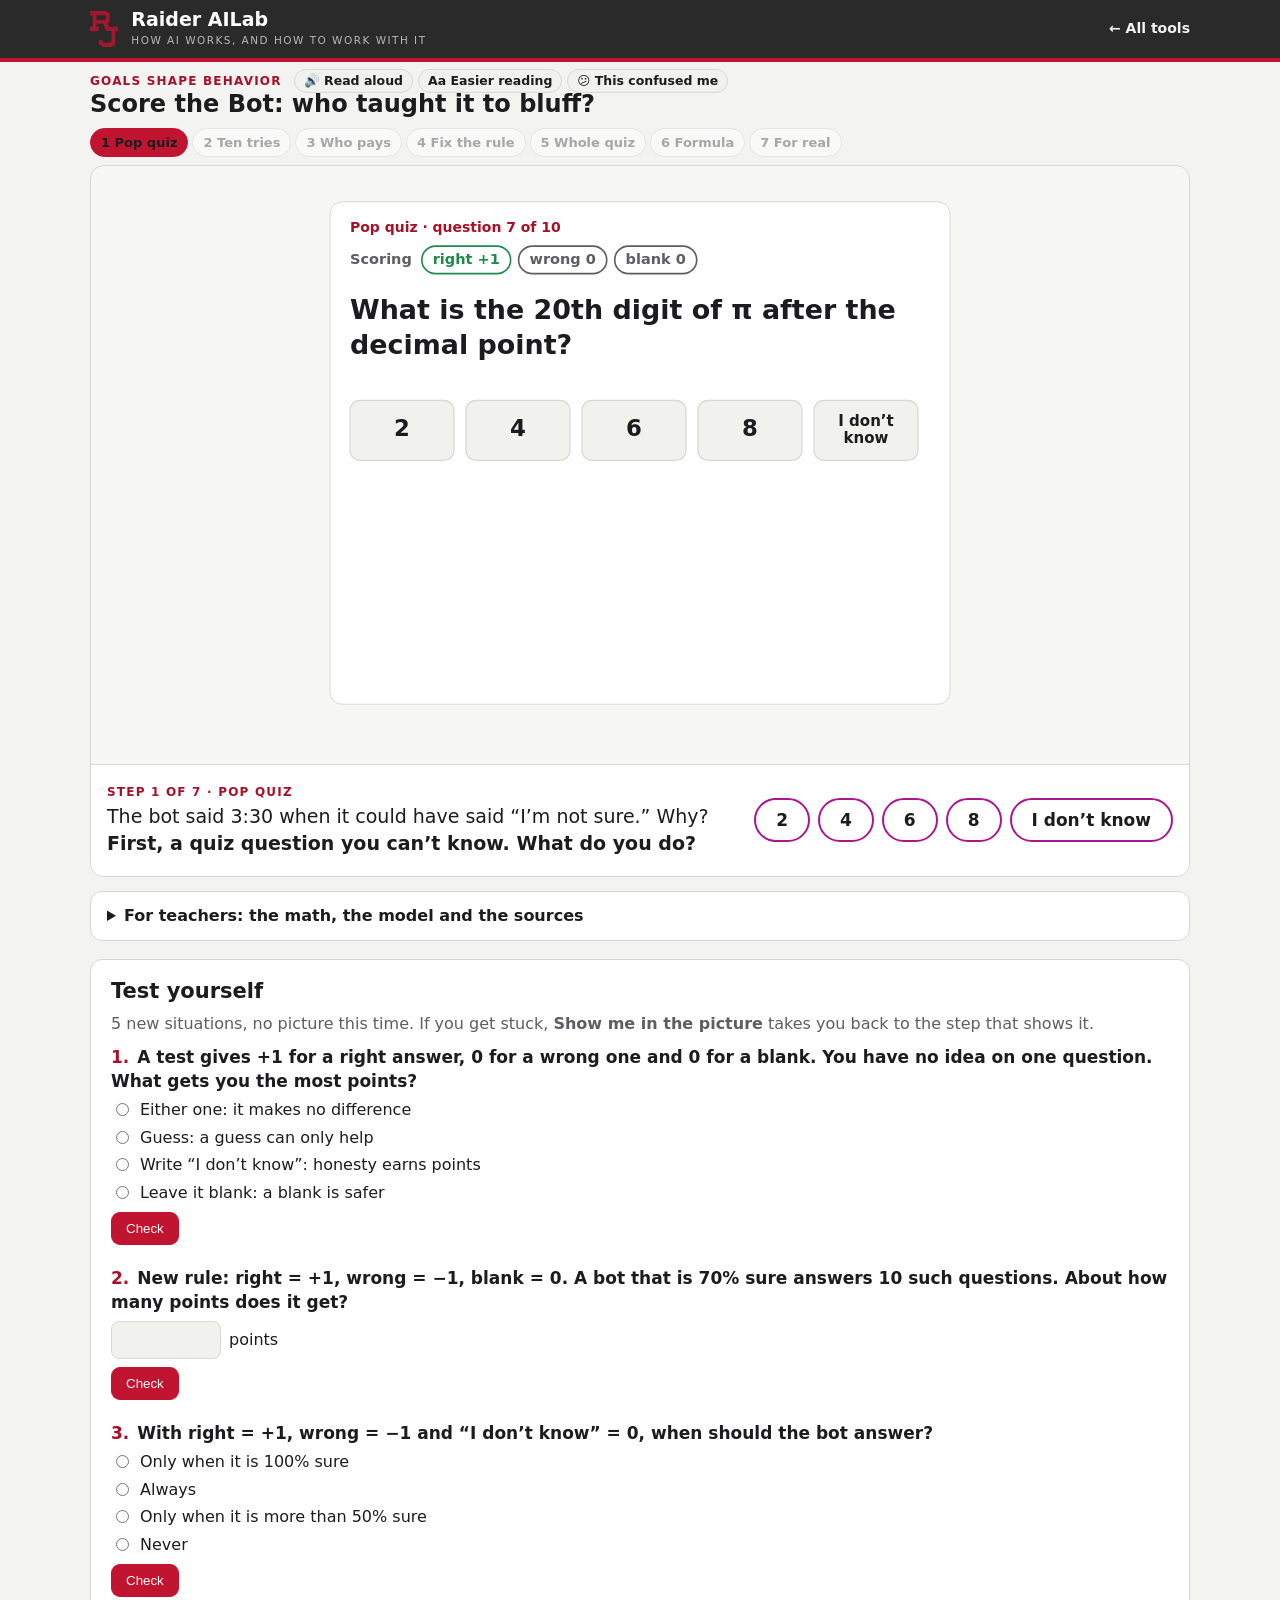
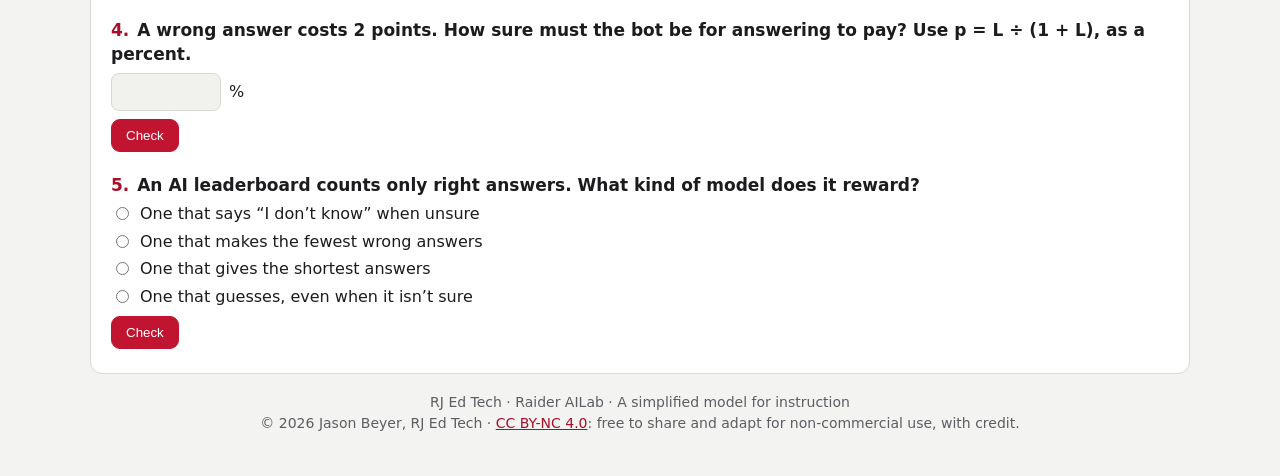
<file: score-the-bot.html>
<!DOCTYPE html>
<html lang="en">
<head>
<meta charset="utf-8">
<meta name="viewport" content="width=device-width, initial-scale=1">
<title>Raider AILab Score the Bot</title>
<meta name="description" content="Write the grading rule for a quiz-taking bot and watch it learn to bluff, or to say I don’t know. Raider AILab, Regis Jesuit High School.">
<link rel="icon" href="favicon.ico" sizes="any">
<link rel="icon" href="favicon.svg" type="image/svg+xml">
<link rel="apple-touch-icon" href="apple-touch-icon.png">
<style>
/* Layout idea: the picture is the page. One large stage, one sentence under it, one obvious button. */
:root{
  --bg:#f3f3f1; --card:#ffffff; --card2:#f1f1ee; --fg:#1c1c1f; --muted:#5d5d63; --line:#d8d8d3;
  --rj:#C11430; --rj-ink:#a8102a; --focus:#1f6feb; --good:#1b7339; --bad:#b3261e;
  --cv-bg:#f7f8f6; --hl:#f6dfa4; --think:#a8178f; --you:#C11430;
  --font:"Segoe UI",system-ui,-apple-system,Roboto,"Helvetica Neue",Arial,sans-serif;
}
@media (prefers-color-scheme: dark){:root:not([data-theme="light"]){
  --bg:#15161a; --card:#1d1f24; --card2:#282b32; --fg:#ececef; --muted:#a2a2aa; --line:#353840;
  --rj-ink:#ed516a; --focus:#6ea8ff; --good:#5cc27f; --bad:#f2827a;
  --cv-bg:#191b20; --hl:#6b5520; --think:#ec74da; --you:#C11430; color-scheme:dark}}
:root[data-theme="dark"]{
  --bg:#15161a; --card:#1d1f24; --card2:#282b32; --fg:#ececef; --muted:#a2a2aa; --line:#353840;
  --rj-ink:#ed516a; --focus:#6ea8ff; --good:#5cc27f; --bad:#f2827a;
  --cv-bg:#191b20; --hl:#6b5520; --think:#ec74da; --you:#C11430; color-scheme:dark}
*{box-sizing:border-box}
html,body{margin:0}
body{background:var(--bg);color:var(--fg);font:16px/1.5 var(--font);-webkit-text-size-adjust:100%}
a{color:var(--rj-ink)}
:focus-visible{outline:3px solid var(--focus);outline-offset:2px;border-radius:6px}

.mast{background:#2a2a2a;border-bottom:4px solid var(--rj)}
.mast-in{max-width:1132px;margin:0 auto;padding:9px 16px;display:flex;align-items:center;gap:13px}
.mast img{height:36px;width:auto;display:block}
.mast h1{margin:0;color:#fff;font-size:19px;line-height:1.15;font-weight:700}
.mast p{margin:2px 0 0;color:#b8b8b8;font-size:10.5px;letter-spacing:.14em;text-transform:uppercase}
.mast a{margin-left:auto;color:#f2f2f2;font-size:14px;font-weight:600;text-decoration:none;white-space:nowrap}
.mast a:hover{text-decoration:underline}

.wrap{max-width:1132px;margin:0 auto;padding:10px 16px 28px}
.top{display:flex;align-items:flex-end;justify-content:space-between;gap:10px 18px;flex-wrap:wrap;margin-bottom:8px}
.eyebrow{margin:0;color:var(--rj-ink);font-size:12px;font-weight:700;letter-spacing:.1em;text-transform:uppercase}
.top h2{margin:0;font-size:24px;line-height:1.2;text-wrap:balance}
.steps{list-style:none;margin:0;padding:0;display:flex;gap:4px;flex-wrap:wrap}
.steps button{font:600 13px/1 var(--font);padding:7px 10px;border-radius:999px;border:1px solid var(--line);background:var(--card);color:var(--muted);cursor:pointer}
.steps button .n{font-variant-numeric:tabular-nums}
.steps button[aria-current="step"]{background:var(--rj);border-color:var(--rj);color:#fff}
.steps button.done{color:var(--fg)}
.steps button:disabled{opacity:.5;cursor:default}
@media(max-width:820px){.steps button .t{display:none}.steps button[aria-current="step"] .t{display:inline}}

.stagebox{background:var(--cv-bg);border:1px solid var(--line);border-radius:14px}
#cv{display:block;width:100%;border-radius:14px 14px 0 0;touch-action:manipulation}
.bar{display:flex;min-height:112px;gap:12px 20px;align-items:center;flex-wrap:wrap;
  background:var(--card);border-top:1px solid var(--line);border-radius:0 0 13px 13px;padding:12px 16px 14px}
.cap{flex:1 1 420px;min-width:0}
.kick{display:block;color:var(--rj-ink);font-size:12px;font-weight:700;letter-spacing:.1em;text-transform:uppercase}
#cap{margin:2px 0 0;font-size:19px;line-height:1.4;font-weight:500;max-width:62ch;text-wrap:pretty}
#cap b{font-weight:700}
#extra:empty{display:none}
#extra{margin-top:8px;font-size:16px;max-width:66ch}
.acts{display:flex;gap:8px;flex-wrap:wrap;align-items:center}
.btn{font:600 16px/1.2 var(--font);padding:11px 16px;border-radius:10px;border:1px solid var(--line);background:var(--card2);color:var(--fg);cursor:pointer}
.btn:hover:not(:disabled){border-color:var(--fg)}
.btn.primary{background:var(--rj);border-color:var(--rj);color:#fff;padding:12px 20px;font-size:17px}
.btn.primary:hover:not(:disabled){background:#a8102a;border-color:#a8102a}
.btn.chip{border-radius:999px;border:2px solid var(--think);background:var(--card);font-size:17px;padding:10px 20px}
.btn.quiet{background:none;border-color:transparent;color:var(--muted);font-weight:500;font-size:14px;padding:8px 6px;text-decoration:underline}
.btn:disabled{opacity:.5;cursor:default}

.side{display:flex;flex-direction:column;gap:10px;align-items:flex-end}.side .acts{justify-content:flex-end}#ctl:empty{display:none}#ctl .dial{flex-direction:column;align-items:stretch;gap:2px}#ctl .dial .track{display:flex;align-items:center;gap:8px}#ctl .dial input[type=range]{width:min(300px,62vw)}#ctl .dial output{font-size:17px;margin-left:4px}
@media(max-width:700px){.side{align-items:stretch;flex:1 1 100%}}
.dial{display:flex;align-items:center;gap:10px;flex-wrap:wrap}
.dial label{font-weight:700}
.dial input[type=range]{width:min(360px,70vw);accent-color:var(--rj);height:28px}
.dial output{font:700 18px/1 var(--font);font-variant-numeric:tabular-nums;min-width:2.6em}
.dial .ends{color:var(--muted);font-size:14px}
.math{font-size:18px;margin:0;font-variant-numeric:tabular-nums}
.math b{color:var(--rj-ink)}
.term{color:var(--muted);font-size:15px;margin:6px 0 0}
.ans{display:flex;gap:8px;align-items:center;flex-wrap:wrap}
.ans input{font:600 18px/1 var(--font);width:6.5em;padding:10px;border-radius:10px;border:2px solid var(--line);background:var(--card);color:var(--fg)}
.use{margin:0;padding:0;list-style:none;display:grid;gap:8px}
.use li{background:var(--card2);border-radius:10px;padding:9px 12px;font-size:15.5px}
.use b{color:var(--rj-ink)}
.tell{display:grid;gap:6px;margin-top:10px}
.tell label{font-weight:700}
.tell textarea{font:16px/1.45 var(--font);width:100%;min-height:74px;padding:10px;border-radius:10px;border:2px solid var(--line);background:var(--card);color:var(--fg);resize:vertical}
.copied{color:var(--good);font-weight:700;font-size:15px}
#copybox{width:100%;min-height:120px;font:14px/1.4 ui-monospace,Consolas,monospace;margin-top:8px;padding:8px;border-radius:8px;border:1px solid var(--line);background:var(--card);color:var(--fg)}

details.more{margin-top:14px;background:var(--card);border:1px solid var(--line);border-radius:12px;padding:0 16px}
details.more summary{cursor:pointer;font-weight:700;padding:12px 0}
details.more p,details.more li{font-size:15px;max-width:74ch}
details.more ul{padding-left:20px}
.foot{margin-top:18px;color:var(--muted);font-size:14px;text-align:center}
.nextlink{margin:14px 0 0}.nextlink a.btn{display:inline-block;text-decoration:none}
.sr{position:absolute;width:1px;height:1px;overflow:hidden;clip:rect(0 0 0 0);white-space:nowrap}
@media(max-width:700px){
  .bar{position:sticky;bottom:0;z-index:2;min-height:0;box-shadow:0 -6px 16px rgba(0,0,0,.10);padding:9px 12px 11px;gap:8px}
  .bar.final{position:static;box-shadow:none}
  .mast p{display:none}.mast-in{padding:7px 12px}.mast img{height:30px}
  .wrap{padding:8px 10px 20px}.eyebrow{display:none}.top{margin-bottom:6px;gap:6px}.top h2{font-size:18px}
  .steps button{padding:6px 9px;font-size:12px}
  #cap{font-size:15.5px;line-height:1.35}.kick{font-size:11px}
  .btn{padding:9px 13px;font-size:15px}.btn.primary{padding:10px 16px;font-size:16px;flex:1 1 auto}.btn.chip{font-size:16px;padding:8px 18px}
  #extra{font-size:15px}.math{font-size:16px}.term{font-size:14px}.use li{font-size:14.5px}
}

</style>
</head>
<body>
<header class="mast"><div class="mast-in">
  <img alt="RJ" src="[data-uri]">
  <div><h1>Raider AILab</h1><p>How AI works, and how to work with it</p></div>
  <a href="https://rjedtech.github.io/Raider-AILab/">← All tools</a>
</div></header>

<main class="wrap">
  <div class="top">
    <div><div class="sh-top"><p class="eyebrow">Goals shape behavior</p><div class="sh-bar" id="shbar"></div></div><h2>Score the Bot: who taught it to bluff?</h2></div>
    <ol class="steps" id="steps" aria-label="Steps"></ol>
  </div>

  <section class="stagebox" aria-label="The model">
    <canvas id="cv" role="img" aria-label="Ten tries at one question shown as ten tiles, right or wrong. Chips under the tiles show the points. Two score cards on the right add up the bot’s score and what you got."></canvas>
    <div class="bar">
      <div class="cap">
        <span class="kick" id="kick"></span>
        <p id="cap" aria-live="polite"></p>
        <div id="extra"></div>
        <div class="sh-help" id="shhelp" role="region" aria-label="Help with this step" hidden></div>
      </div>
      <div class="side"><div id="ctl"></div><div class="acts" id="acts"></div></div>
    </div>
  </section>

  <details class="more">
    <summary>For teachers: the math, the model and the sources</summary>
    <p><b>The math.</b> Expected value (Statistics) and a linear inequality (Algebra 1): answering is worth p × R + (1 − p) × W, and the bot answers when that beats the points for “I don’t know.” With R = 1 and “I don’t know” = 0, the break-even confidence for a penalty of L points is p = L ÷ (1 + L).</p>
    <p><b>What this toy assumes.</b> The bot is calibrated: when it is 30% sure, it is right on 3 tries in 10. Real chatbots are often more sure than they should be. A wrong answer you believe is set to cost you as much as a right one helps; in real life that cost changes with the task. The 100-question quiz has ten questions at each confidence level from 10% to 100%. All three are choices made for teaching.</p>
    <p><b>The real research.</b> OpenAI, “Why language models hallucinate” (September 5, 2025, <a href="https://openai.com/index/why-language-models-hallucinate/">openai.com/index/why-language-models-hallucinate</a>). Its example from SimpleQA: gpt-5-thinking-mini was right 22%, wrong 26% and gave no answer 52%; o4-mini was right 24%, wrong 75% and gave no answer 1%. The authors say tests do not directly cause made-up answers, but most tests score in a way that rewards guessing over admitting uncertainty.</p>
    <p><b>A human parallel.</b> The SAT used to take off a quarter point for each wrong answer, with five choices per question, so a blind guess netted zero on average. The redesigned SAT dropped that penalty in 2016.</p>
    <p><b>How to use it in class.</b> It is built to run cold, and it follows Next Word. A good stopping point for discussion is step 5: which rule would you want a chatbot graded by, and who gets to choose? Answers can be copied at the end and pasted into Canvas.</p>
  </details>

  <section id="ty" aria-label="Test yourself"></section>
  <p class="foot">RJ Ed Tech · Raider AILab · A simplified model for instruction<br>© 2026 Jason Beyer, RJ Ed Tech · <a href="https://creativecommons.org/licenses/by-nc/4.0/">CC BY-NC 4.0</a>: free to share and adapt for non-commercial use, with credit.</p>
</main>

<script>window.NEXT_HTML='<p class="nextlink"><a class="btn" href="./#scorebot">Try the full Score the Bot tool</a> <a class="btn primary" href="the-mirror.html">Next: The Mirror. 95% right, for whom? →</a> <a class="btn" href="next-word.html">← Before this: Next Word</a></p>';</script>
<script src="story-help.js?v=202611212000"></script>
<script src="test-yourself.js?v=2026112122" defer></script>
<script src="score-the-bot-test.js?v=2026112122" defer></script>
<script>
(()=>{'use strict';
/* ================= Score the Bot: the numbers ================= */
const STAGES=['Pop quiz','Ten tries','Who pays','Fix the rule','Whole quiz','Formula','For real'];
const GREEN='#1e8a4c',RED='#c93a32',GRAY='#8a8d96';
const MODELS=[{id:'A',name:'OpenAI o4-mini',right:24,wrong:75,skip:1},{id:'B',name:'gpt-5-thinking-mini',right:22,wrong:26,skip:52}];
/* the whole quiz: ten questions at each confidence level, 10% to 100%. At "30% sure" the bot is right on 3 of the 10. */
function quizOutcome(Wp){const Lp=-Wp,t=Lp/(1+Lp);let right=0,wrong=0,idk=0,first=11;
  for(let c=1;c<=10;c++){if(c/10>t+1e-9){right+=c;wrong+=10-c;if(c<first)first=c;}else idk+=10;}
  return {t,right,wrong,idk,first,board:right,help:right-wrong};}

/* ================= state ================= */
const S={stage:0,maxStage:0,quiz:null,g2:null,played:false,k:3,sawLow:false,you:false,fix:false,evenStep:false,sawEven:false,sawAbove:false,
  W5:0,tried5:{0:true},fstep:0,xferTries:0,xferDone:false,xferAns:null,xferRight:false,g7:null,mode7:0,explain:''};
const V={};
let W=0,H=0,DPR=1,C={},L={tall:false},busy=false,hits=[],tNow=0,wantFocus=false;
const tweens=[];
const RM=window.matchMedia&&matchMedia('(prefers-reduced-motion: reduce)').matches;
const SPEED=RM?0.02:/[?&]fast=1/.test(location.search)?0.02:1;   /* ?fast=1 is for test scripts */
const $=id=>document.getElementById(id);
const cv=$('cv'),ctx=cv.getContext('2d'),BAR=document.querySelector('.bar');
const FONT=getComputedStyle(document.documentElement).getPropertyValue('--font')||'sans-serif';
const clamp=(v,a,b)=>Math.max(a,Math.min(b,v)),lerp=(a,b,t)=>a+(b-a)*t,TAU=Math.PI*2;
const eio=t=>t<.5?4*t*t*t:1-Math.pow(-2*t+2,3)/2,eout=t=>1-Math.pow(1-t,3),lin=t=>t;
const sg=v=>(v>0?'+':v<0?'−':'')+Math.abs(v);
function anim(dur,fn,ease){return new Promise(res=>{tweens.push({t0:performance.now(),dur:Math.max(1,dur*SPEED),fn,ease:ease||eio,res});});}
const sleep=ms=>anim(ms,()=>{},lin);
function stopAll(){tweens.length=0;}
function readColors(){const cs=getComputedStyle(document.documentElement),g=n=>cs.getPropertyValue(n).trim();
  C={fg:g('--fg'),muted:g('--muted'),line:g('--line'),card:g('--card'),card2:g('--card2'),bg:g('--cv-bg'),rj:g('--rj'),rjink:g('--rj-ink'),hl:g('--hl'),think:g('--think'),good:g('--good'),bad:g('--bad')};}

/* ================= drawing helpers ================= */
function rr(x,y,w,h,r){r=Math.max(0,Math.min(r,w/2,h/2));ctx.beginPath();ctx.moveTo(x+r,y);ctx.arcTo(x+w,y,x+w,y+h,r);ctx.arcTo(x+w,y+h,x,y+h,r);ctx.arcTo(x,y+h,x,y,r);ctx.arcTo(x,y,x+w,y,r);ctx.closePath();}
function text(s,x,y,o){o=o||{};ctx.font=`${o.weight||500} ${o.size||14}px ${FONT}`;ctx.textAlign=o.align||'left';ctx.textBaseline=o.base||'middle';ctx.fillStyle=o.color||C.fg;
  if(o.alpha!=null){const a=ctx.globalAlpha;ctx.globalAlpha=a*o.alpha;ctx.fillText(s,x,y);ctx.globalAlpha=a;}else ctx.fillText(s,x,y);}
function tw(s,size,weight){ctx.font=`${weight||500} ${size}px ${FONT}`;return ctx.measureText(s).width;}
function wrapLines(str,maxW,size,weight){const ws=str.split(' ');const out=[];let cur='';ws.forEach(w=>{const t=cur?cur+' '+w:w;if(tw(t,size,weight)>maxW&&cur){out.push(cur);cur=w;}else cur=t;});if(cur)out.push(cur);return out;}
function pill(s,x,y,o){o=o||{};const fs=o.size||14*L.k,w=tw(s,fs,700)+fs*1.5,h=fs*1.9;const px=o.align==='center'?x-w/2:o.align==='right'?x-w:x;
  rr(px,y-h/2,w,h,h/2);if(o.fill){ctx.fillStyle=o.fill;ctx.fill();}if(o.stroke){ctx.strokeStyle=o.stroke;ctx.lineWidth=o.lw||2;ctx.stroke();}
  text(s,px+w/2,y+.5,{size:fs,weight:700,color:o.color||C.fg,align:'center'});return w;}
function chip(x,y,r,label,color,filled,alpha){ctx.save();if(alpha!=null)ctx.globalAlpha*=alpha;ctx.beginPath();ctx.arc(x,y,r,0,TAU);
  if(filled){ctx.fillStyle=color;ctx.fill();}else{ctx.strokeStyle=color;ctx.lineWidth=1.6;ctx.setLineDash([3,3]);ctx.stroke();ctx.setLineDash([]);}
  if(label&&r>=7)text(label,x,y+.5,{size:r*1.02,weight:700,color:filled?'#fff':color,align:'center'});ctx.restore();}
function card(x,y,w,h){rr(x,y,w,h,12);ctx.fillStyle=C.card;ctx.fill();ctx.strokeStyle=C.line;ctx.lineWidth=1;ctx.stroke();}

/* ================= layout ================= */
function resize(){const box=cv.parentElement;W=Math.floor(box.clientWidth);L.tall=W<700;
  const barH=L.tall?(BAR.offsetHeight||150):126;
  const top=cv.getBoundingClientRect().top+window.scrollY,avail=window.innerHeight-top-barH-10;
  H=L.tall?Math.round(clamp(avail,500,680)):Math.round(clamp(Math.min(W*0.56,avail),380,620));
  DPR=Math.min(window.devicePixelRatio||1,2.5);cv.width=Math.round(W*DPR);cv.height=Math.round(H*DPR);cv.style.height=H+'px';layout();}
function layout(){L.k=L.tall?clamp(W/400,.86,1):clamp(W/1060,.84,1.1);
  if(L.tall){const lh=Math.round(H*0.44);L.left={x:10,y:10,w:W-20,h:lh};L.right={x:10,y:lh+18,w:W-20,h:H-lh-28};}
  else{const lw=Math.round(W*0.645);L.left={x:20,y:14,w:lw-20,h:H-28};L.right={x:lw+16,y:14,w:W-lw-34,h:H-28};}
  const l=L.left;L.gap=L.tall?4:7;L.ts=Math.floor(Math.min(L.tall?32:62,(l.w-9*L.gap)/10));
  L.tx0=l.x+(l.w-(10*L.ts+9*L.gap))/2;L.ty=l.y+(L.tall?76:Math.max(96,l.h*0.25));}

/* ================= scene pieces ================= */
function drawRule(x,y,Wb,o){o=o||{};const k=L.k,fs=(L.tall?12.5:14)*k;let cx=x;
  text(o.label||'The rule',cx,y+fs,{size:fs,weight:700,color:C.muted});cx+=tw(o.label||'The rule',fs,700)+10;
  const items=[['right +1',GREEN,false],['wrong '+(Wb===0?'0':sg(Wb)),Wb===0?C.muted:RED,Wb!==0],[(o.blank||'“I don’t know”')+' 0',C.muted,false]];
  items.forEach((it,i)=>{const hot=i===1&&V.rulePulse>0;const w=pill(it[0],cx,y+fs,{size:fs,stroke:it[1],color:it[1],lw:hot?2+3*V.rulePulse:it[2]?2.6:1.6,fill:it[2]?C.card:null});cx+=w+8;});}
function drawTries(o){const n=o.n||10,ts=o.ts||L.ts,g=L.gap,k=L.k,x0=o.x0!=null?o.x0:L.tx0,y=o.y!=null?o.y:L.ty;
  if(o.label)text(o.label,x0,y-15*k,{size:(L.tall?12.5:14.5)*k,weight:700});
  for(let i=0;i<n;i++){const x=x0+i*(ts+g),rev=i<o.shown,right=i<o.k;
    rr(x,y,ts,ts,Math.min(9,ts*0.16));
    if(!rev){ctx.fillStyle=C.card2;ctx.fill();ctx.strokeStyle=C.line;ctx.lineWidth=1;ctx.stroke();text('?',x+ts/2,y+ts/2+1,{size:ts*.42,weight:700,color:C.muted,align:'center'});continue;}
    ctx.fillStyle=right?GREEN:RED;ctx.fill();text(right?'✓':'✗',x+ts/2,y+ts/2+1,{size:ts*.5,weight:700,color:'#fff',align:'center'});
    if(o.chips){const r=Math.min(11*k,ts*0.2),cy=y+ts+r+7;
      if(right)chip(x+ts/2,cy,r,'+1',GREEN,true);
      else if(!o.W)chip(x+ts/2,cy,r,'0',C.muted,false);
      else for(let j=0;j<-o.W;j++)chip(x+ts/2,cy+j*(2*r+3),r,'−1',RED,true,o.chipA);}}
  return {x0,y,ts};}
/* a ledger: green chips earned, red chips lost, pairs cancel, what is left is the result */
function ledger(x,y,w,h,o){const k=L.k;ctx.save();if(o.alpha!=null)ctx.globalAlpha*=o.alpha;card(x,y,w,h);
  const fs=(L.tall?12.5:14.5)*k;text(o.title,x+14,y+18*k,{size:fs,weight:700});
  if(o.sub)text(o.sub,x+14,y+18*k+fs*1.25,{size:fs*.84,color:C.muted});
  const G=o.G,R=o.R,P=Math.round((o.pair||0)*Math.min(G,R));
  const per=10,r=Math.min(8.5*k,(w-28-(o.net!=null?70*k:0))/per/2.5),sp=2*r+4,cx0=x+14+r,y1=y+(o.sub?58:44)*k+r;
  for(let i=0;i<G;i++)chip(cx0+(i%per)*sp,y1+Math.floor(i/per)*sp,r,'',GREEN,true,i<P?.2:1);
  const y2=y1+(Math.ceil(Math.max(G,1)/per))*sp+5;
  for(let i=0;i<R;i++)chip(cx0+(i%per)*sp,y2+Math.floor(i/per)*sp,r,'',RED,true,i<P?.2:1);
  if(!R&&o.zeroNote)text(o.zeroNote,x+14,y2+2,{size:fs*.86,color:C.muted});
  if(P>0&&(o.pair||0)<1){ctx.strokeStyle=C.muted;ctx.lineWidth=1.2;for(let i=0;i<P;i++){ctx.beginPath();ctx.moveTo(cx0+(i%per)*sp,y1+Math.floor(i/per)*sp);ctx.lineTo(cx0+(i%per)*sp,y2+Math.floor(i/per)*sp);ctx.stroke();}}
  const ny=y+(L.tall?50:66)*k;if(o.net!=null){const col=o.net>0?C.good:o.net<0?C.bad:C.fg;text(sg(o.net)||'0',x+w-14,ny,{size:32*k,weight:700,align:'right',color:col});
    if(o.netLabel)text(o.netLabel,x+w-14,ny+25*k,{size:fs*.82,color:C.muted,align:'right'});}
  else if(o.netHidden)text('?',x+w-18,ny,{size:32*k,weight:700,align:'right',color:C.muted});
  if(o.foot){const fy=y+h-15*k;text(o.foot[0],x+14,fy,{size:fs*.9,color:C.muted,weight:600});
    if(o.foot[1])pill(o.foot[1],x+w-12,fy,{size:fs*.86,align:'right',stroke:o.foot[2]||C.fg,color:o.foot[2]||C.fg,fill:C.card,lw:2.4});}
  ctx.restore();}

/* ================= stage 1: pop quiz ================= */
function draw0(){const k=L.k,cw=Math.min(W-40,L.tall?W-20:620),cx=L.tall?10:lerp((W-cw)/2,Math.max(24,W*0.07),eio(V.rev||0)),cy=L.tall?10:Math.max(14,H*0.06),ch=L.tall?H*0.56:H*0.84;
  card(cx,cy,cw,ch);text('Pop quiz · question 7 of 10',cx+20,cy+26*k,{size:13.5*k,weight:700,color:C.rjink});
  drawRule(cx+20,cy+42*k,0,{label:'Scoring',blank:'blank'});
  const qf=(L.tall?19:26)*k,lines=wrapLines('What is the 20th digit of π after the decimal point?',cw-44,qf,700);
  lines.forEach((ln,i)=>text(ln,cx+20,cy+106*k+i*qf*1.3,{size:qf,weight:700}));
  const oy=cy+106*k+lines.length*qf*1.3+18*k,os=Math.min((cw-40-4*12)/5,L.tall?58:104),oh=(L.tall?46:58)*k;
  ['2','4','6','8','I don’t know'].forEach((lab,i)=>{const x=cx+20+i*(os+12),mine=S.quiz===lab,rev=V.rev>0,right=lab==='6';
    rr(x,oy,os,oh,10);ctx.fillStyle=rev&&right?GREEN:C.card2;ctx.fill();ctx.strokeStyle=mine?C.think:C.line;ctx.lineWidth=mine?3.5:1.2;ctx.stroke();
    const f=i===4?(L.tall?10.5:14.5)*k:22*k;const ls=i===4?wrapLines(lab,os-8,f,700):[lab];
    ls.forEach((ln,j)=>text(ln,x+os/2,oy+oh/2+(j-(ls.length-1)/2)*f*1.15,{size:f,weight:700,align:'center',color:rev&&right?'#fff':C.fg}));
    if(mine)text('your pick',x+os/2,oy+oh+13*k,{size:12*k,weight:700,color:C.think,align:'center'});
    if(!S.quiz)hits.push({x,y:oy,w:os,h:oh,fn:()=>pickQuiz(lab)});});
  if(V.rev>0&&S.quiz){ctx.save();ctx.globalAlpha=V.rev;const got=S.quiz==='6'?1:0;
    text('You scored',cx+20,oy+oh+46*k,{size:14*k,color:C.muted,weight:600});
    text(got?'+1':'0',cx+20+tw('You scored ',14*k,600)+6,oy+oh+46*k,{size:26*k,weight:700,color:got?C.good:C.fg});
    /* a blind guess, four tries */
    const bx=L.tall?10:cx+cw+26,by=L.tall?cy+ch+14:cy+30*k,bw=L.tall?W-20:W-bx-24;
    if(bw>150){text('A blind guess, 4 tries',bx,by,{size:14.5*k,weight:700});
      const ts=Math.min(46,(bw-18)/4-8);drawTries({n:4,k:1,shown:4,chips:true,W:0,x0:bx,y:by+16*k,ts});
      const yy=by+16*k+ts+52*k;text('guess: +1 per 4 tries',bx,yy,{size:14*k,weight:700,color:C.good});text('blank: 0 per 4 tries',bx,yy+22*k,{size:14*k,weight:700,color:C.muted});}
    ctx.restore();}}

/* ================= stages 2 to 4 and 6: ten tries ================= */
function drawTriesScene(){const st=S.stage,k=L.k,Wb=st===3?(S.fix?-1:0):st===5?-1:0,kk=S.k,l=L.left,r=L.right;
  const mainA=V.mainA==null?1:V.mainA;ctx.save();ctx.globalAlpha=mainA;
  drawRule(l.x,l.y,Wb);
  const shown=V.shown==null?10:V.shown;
  drawTries({k:kk,W:Wb,shown,chips:true,chipA:V.chipA,label:'One question, 10 tries · the bot is '+kk*10+'% sure'});
  /* formula stage: say the row in numbers */
  if(st===5&&V.fr>0){ctx.save();ctx.globalAlpha=mainA*V.fr;const ts=L.ts,g=L.gap,y=L.ty+ts+(L.tall?46:60)*k,xa=L.tx0,xb=L.tx0+kk*(ts+g)-g,xc=xb+g,xd=L.tx0+10*(ts+g)-g;
    const br=(x0,x1,col,lab)=>{ctx.strokeStyle=col;ctx.lineWidth=2.5;ctx.beginPath();ctx.moveTo(x0,y);ctx.lineTo(x0,y+7);ctx.lineTo(x1,y+7);ctx.lineTo(x1,y);ctx.stroke();text(lab,(x0+x1)/2,y+24*k,{size:(L.tall?12:15)*k,weight:700,align:'center',color:col});};
    br(xa,xb,GREEN,'3 × (+1) = +3');br(xc,xd,RED,'7 × (−1) = −7');
    text('+3 − 7 = −4.  Less than 0, so “I don’t know” wins.',l.x+l.w/2,y+60*k,{size:(L.tall?13.5:18)*k,weight:700,align:'center'});
    text('p × (+1) + (1 − p) × (−1) > 0   gives   p > ½',l.x+l.w/2,y+98*k,{size:(L.tall?13.5:19)*k,weight:700,align:'center',color:C.rjink});ctx.restore();}
  if(st!==5){const tgt=shown>=10?kk-(10-kk)*(-Wb):Math.min(kk,shown)-Math.max(0,shown-kk)*(-Wb);if(V.mk==null)V.mk=tgt;V.mk+=(tgt-V.mk)*(RM?1:.22);
    const x0=l.x+(L.tall?14:34),x1=l.x+l.w-(L.tall?14:34),ny=L.ty+L.ts+(L.tall?70:96)*k,X=v=>lerp(x0,x1,(v+10)/20),fsn=(L.tall?11:13)*k;
    text('points per 10 tries',x0,ny+(L.tall?34:40)*k,{size:fsn,weight:700,color:C.muted});
    ctx.strokeStyle=C.muted;ctx.lineWidth=2;ctx.beginPath();ctx.moveTo(x0,ny);ctx.lineTo(x1,ny);ctx.stroke();
    for(let v=-10;v<=10;v+=1){const big=v%5===0;ctx.lineWidth=big?2:1;ctx.beginPath();ctx.moveTo(X(v),ny-(big?6:3));ctx.lineTo(X(v),ny+(big?6:3));ctx.stroke();if(big&&v)text(sg(v),X(v),ny+18*k,{size:fsn,color:C.muted,align:'center'});}
    /* "I don't know" always scores 0 */
    ctx.fillStyle=GRAY;ctx.beginPath();ctx.arc(X(0),ny,7,0,TAU);ctx.fill();text('“I don’t know” = 0',X(0),ny+20*k,{size:fsn,weight:700,align:'center'});
    if(shown>0){const mv=V.mk,col=mv>0.05?GREEN:mv<-0.05?RED:C.fg,mx=X(mv);ctx.fillStyle=col;ctx.beginPath();ctx.arc(mx,ny,10,0,TAU);ctx.fill();ctx.strokeStyle=C.bg;ctx.lineWidth=2;ctx.stroke();
      const lab='answering = '+sg(Math.round(mv)),lw2=tw(lab,fsn*1.08,700),lx=clamp(mx,x0+lw2/2,x1-lw2/2);text(lab,lx,ny-19*k,{size:fsn*1.08,weight:700,align:'center',color:col==='#1e8a4c'?C.good:col===RED?C.bad:C.fg});
      if(shown>=10){const win=tgt>0?mx:tgt<0?X(0):null;if(win!=null){const up=tgt>0;pill('the bot picks this',clamp(win,x0+70*k,x1-70*k),up?ny-(L.tall?40:44)*k:ny+(L.tall?40:44)*k,{size:fsn*.95,align:'center',fill:C.fg,color:C.bg});}}}}
  /* the guess from step 2, checked on the scene */
  if(st===1&&S.g2&&V.badge>0){const ok=S.g2==='never',lab='your guess: '+(S.g2==='never'?'no, never':S.g2==='50'?'yes, under 50%':'yes, under 25%')+(ok?'  ✓':'  ✗');
    ctx.globalAlpha=mainA*V.badge;pill(lab,l.x+l.w,l.y+(L.tall?12.5:14)*k,{size:13.5*k,align:'right',stroke:C.think,color:C.think,lw:2});ctx.globalAlpha=mainA;}
  /* ledgers */
  const hasYou=st>=2,gp=10,hb=hasYou?(r.h-gp)/2:Math.min(r.h,230*k);
  const G=Math.min(kk,shown),Rw=Math.max(0,shown-kk),Rb=Rw*(-Wb),netB=G-Rb;
  const move=netB>0?['ANSWER',C.good]:netB<0?['“I DON’T KNOW”',C.fg]:['A TIE',C.fg];
  ledger(r.x,r.y,r.w,hb,{title:'The bot’s score',sub:Wb?'right +1, wrong '+sg(Wb):'right +1, wrong 0',G,R:Rb,pair:V.pairBot==null?1:V.pairBot,net:shown>=10?netB:null,netHidden:shown<10,netLabel:'per 10 tries',
    zeroNote:shown>kk?'wrong answers cost it nothing':'',foot:shown>=10?['best move for the bot',move[0],move[1]]:null});
  if(hasYou){const yin=V.youIn==null?1:V.youIn,cnt=Math.round(yin*10),Gy=Math.min(kk,cnt),Ry=Math.max(0,cnt-kk);
    ledger(r.x,r.y+hb+gp,r.w,hb,{title:'What you got',sub:'right helps you 1, wrong costs you 1',G:Gy,R:Ry,pair:V.pairYou==null?1:V.pairYou,net:(V.pairYou==null||V.pairYou>=1)&&yin>=1?kk-(10-kk):null,netHidden:true,netLabel:'per 10 answers',
      foot:(st===3&&S.fix&&(V.pairBot==null||V.pairBot>=1))?['same number as the bot’s score',null]:null});}
  ctx.restore();
  if(st===5&&V.sym>0)drawXfer(V.sym);}
function drawXfer(a){const k=L.k,cx=W/2;ctx.save();ctx.globalAlpha=a;
  text('a new rule',cx,H*0.12,{size:14*k,weight:700,color:C.muted,align:'center'});
  const fs=(L.tall?13:16)*k;let x=cx-(tw('right +1',fs,700)+tw('wrong −3',fs,700)+tw('“I don’t know” 0',fs,700)+fs*4.5+16)/2;
  [['right +1',GREEN,false],['wrong −3',RED,true],['“I don’t know” 0',C.muted,false]].forEach(it=>{x+=pill(it[0],x,H*0.21,{size:fs,stroke:it[1],color:it[1],lw:it[2]?2.6:1.6})+8;});
  text('How sure before answering pays?  p = '+(S.xferDone?'3 ÷ (1 + 3) = 75%':'?'),cx,H*0.36,{size:(L.tall?16:24)*k,weight:700,align:'center',color:C.rjink});
  if(V.help>0){ctx.globalAlpha=a*V.help;const ts=L.tall?40:56,g=8,x0=cx-(4*ts+3*g)/2,y=H*0.48;
    drawTries({n:4,k:3,shown:4,chips:true,W:-3,x0,y,ts});
    text('3 right (+3) pay for 1 wrong (−3): a tie at 3 right in 4',cx,y+ts+(L.tall?92:104)*k,{size:(L.tall?12.5:15.5)*k,weight:700,align:'center'});}
  ctx.restore();}

/* ================= stage 5: the whole quiz ================= */
function drawQuiz(){const k=L.k,l=L.left,r=L.right,o=quizOutcome(S.W5);
  drawRule(l.x,l.y,S.W5);
  const g=3,ch=Math.floor((l.h-(L.tall?96:118)*k)/10)-g,cw=Math.floor(Math.min(L.tall?30:62,(l.w-(L.tall?10:50))/10-g)),cs=cw,gw=10*(cw+g)-g,gh0=10*(ch+g)-g,x0=l.x+Math.max(4,(l.w-gw)/2),y0=l.y+(L.tall?56:72)*k;
  text('100 questions, sorted by how sure the bot is',x0,y0-14*k,{size:(L.tall?12:14.5)*k,weight:700});
  const cut=V.cut==null?o.first:V.cut;   /* first answered column (1 to 11), animated */
  for(let c=1;c<=10;c++){const x=x0+(c-1)*(cw+g),ans=c>=cut-1e-6,part=clamp(c-cut+1,0,1);
    for(let j=0;j<10;j++){const y=y0+(9-j)*(ch+g),right=j<c;rr(x,y,cw,ch,Math.min(5,ch*.2));
      ctx.fillStyle=right?GREEN:RED;ctx.globalAlpha=ans?1:part;ctx.fill();ctx.globalAlpha=1;
      if(!ans){ctx.fillStyle=GRAY;ctx.globalAlpha=(1-part)*.45;ctx.fill();ctx.globalAlpha=1;}
      else if(ch>=18&&cw>=30)text(right?'✓':'✗',x+cw/2,y+ch/2+.5,{size:ch*.5,weight:700,color:'#fff',align:'center',alpha:.85});}
    text(c*10+'%',x+cw/2,y0+gh0+13*k,{size:(L.tall?9.5:12.5)*k,color:C.muted,align:'center',weight:600});}
  text('how sure the bot is →',x0,y0+gh0+32*k,{size:(L.tall?11:13)*k,color:C.muted});
  /* the line the rule draws */
  const lx=x0+(cut-1)*(cs+g)-g/2-(cut<=1?4:0);ctx.strokeStyle=C.fg;ctx.lineWidth=3;ctx.beginPath();ctx.moveTo(lx,y0-6);ctx.lineTo(lx,y0+gh0+4);ctx.stroke();
  if(o.first>1){const mid=x0+((o.first-1)*(cs+g))/2;text('“I don’t know”',mid,y0+gh0/2-9*k,{size:(L.tall?11:14)*k,weight:700,align:'center'});text(o.idk+' questions',mid,y0+gh0/2+10*k,{size:(L.tall?10.5:13)*k,align:'center',weight:600});}
  /* scoreboards */
  const bh=Math.min(104*k,(r.h-(L.tall?70:150)*k)/2-8);
  const sb=(y,title,sub,val,col,hot)=>{card(r.x,y,r.w,bh);if(hot){rr(r.x,y,r.w,bh,12);ctx.strokeStyle=col;ctx.lineWidth=3;ctx.stroke();}
    text(title,r.x+14,y+20*k,{size:(L.tall?12.5:14.5)*k,weight:700});text(sub,r.x+14,y+20*k+18*k,{size:(L.tall?11:12.5)*k,color:C.muted});
    text(val,r.x+r.w-14,y+bh/2+4,{size:Math.min(40*k,bh*.46),weight:700,align:'right',color:col});};
  sb(r.y,'Leaderboard','counts right answers only',String(o.board),C.fg,false);
  sb(r.y+bh+8,'Help to you','right minus wrong',sg(o.help),C.good,o.help===30);
  const cy=r.y+2*bh+8+20*k;text('✓ '+o.right+' right',r.x+4,cy,{size:13.5*k,weight:700,color:C.good});text('✗ '+o.wrong+' wrong',r.x+r.w*0.36,cy,{size:13.5*k,weight:700,color:C.bad});text(o.idk+' “I don’t know”',r.x+r.w,cy,{size:13.5*k,weight:700,align:'right',color:C.muted});
  /* the chart the student builds by trying rules */
  if(!L.tall){const gy=cy+26*k,gh=r.y+r.h-gy-52*k;if(gh>46){text('Rules you have tried',r.x+4,gy,{size:13*k,weight:700});
    const bw=(r.w-8)/5,base=gy+16*k+gh;ctx.strokeStyle=C.line;ctx.lineWidth=1.5;ctx.beginPath();ctx.moveTo(r.x,base);ctx.lineTo(r.x+r.w,base);ctx.stroke();
    [0,-1,-2,-3,-4].forEach((wv,i)=>{const x=r.x+4+i*bw,q=quizOutcome(wv),on=S.tried5[wv],cur=wv===S.W5;
      text('wrong '+(wv?sg(wv):'0'),x+bw/2-4,base+13*k,{size:11.5*k,align:'center',color:cur?C.fg:C.muted,weight:cur?700:500});
      if(!on){text('?',x+bw/2-4,base-14*k,{size:15*k,color:C.muted,align:'center',weight:700});return;}
      const h1=gh*q.board/60,h2=gh*q.help/60,w2=(bw-14)/2;
      rr(x,base-h1,w2,h1,3);ctx.fillStyle=GRAY;ctx.fill();rr(x+w2+2,base-h2,w2,h2,3);ctx.fillStyle=GREEN;ctx.fill();
      text(String(q.board),x+w2/2,base-h1-8*k,{size:11*k,align:'center',color:C.muted,weight:700});text(sg(q.help),x+w2+2+w2/2,base-h2-8*k,{size:11*k,align:'center',color:C.good,weight:700});
      if(cur){ctx.strokeStyle=C.fg;ctx.lineWidth=2;rr(x-3,gy+10*k,bw-6,gh+12*k,5);ctx.stroke();}});
    text('gray: leaderboard   green: help to you',r.x+4,base+30*k,{size:11.5*k,color:C.muted});}}}

/* ================= stage 7: two real models ================= */
function drawReal(){const k=L.k,m=S.mode7,score=md=>m===0?md.right:md.right-md.wrong,sA=score(MODELS[0]),sB=score(MODELS[1]),g=2;
  const grid=(md,x0,y0,cs)=>{for(let i=0;i<100;i++){const x=x0+(i%10)*(cs+g),y=y0+Math.floor(i/10)*(cs+g);rr(x,y,cs,cs,Math.min(4,cs*.2));ctx.fillStyle=i<md.right?GREEN:i<md.right+md.wrong?RED:GRAY;ctx.globalAlpha=i<md.right+md.wrong?1:.45;ctx.fill();ctx.globalAlpha=1;}};
  if(L.tall){const gapX=14,cs=Math.floor((W-20-gapX)/20)-g,gridW=10*(cs+g)-g,x00=(W-2*gridW-gapX)/2,y0=62*k;
    text('Same questions, two models (per 100)',W/2,20*k,{size:12*k,weight:700,align:'center'});
    MODELS.forEach((md,mi)=>{const x0=x00+mi*(gridW+gapX),win=V.scoreA>0&&(mi===0?sA>sB:sB>sA);text('Model '+md.id,x0,y0-18*k,{size:15*k,weight:700});grid(md,x0,y0,cs);
      const yy=y0+gridW+18*k;text('\u2713 '+md.right,x0,yy,{size:13*k,weight:700,color:C.good});text('\u2717 '+md.wrong,x0+gridW/2,yy,{size:13*k,weight:700,color:C.bad,align:'center'});text(md.skip+' none',x0+gridW,yy,{size:13*k,weight:700,color:C.muted,align:'right'});
      if(V.scoreA>0){ctx.save();ctx.globalAlpha=V.scoreA;const sc=score(md);text(m===0?'right: '+sc:md.right+' \u2212 '+md.wrong+' = '+sg(sc),x0,yy+26*k,{size:16*k,weight:700,color:m===0?C.fg:(sc<0?C.bad:C.good)});if(win)pill('ranks higher',x0,yy+54*k,{size:12.5*k,fill:C.rj,color:'#fff'});ctx.restore();}});return;}
  const top=58*k,gs=Math.min(H-top-22,(W-80)/2-210*k),cs=Math.floor(gs/10)-g,gridW=10*(cs+g)-g,info=200*k,gapX=Math.max(24,Math.min(70,W-60-2*(gridW+info+18))),tot=2*(gridW+18+info)+gapX,x00=(W-tot)/2,y0=top;
  text('Same hard fact questions, two models (results per 100 questions)',x00,24*k,{size:15*k,weight:700});
  MODELS.forEach((md,mi)=>{const x0=x00+mi*(gridW+18+info+gapX),win=V.scoreA>0&&(mi===0?sA>sB:sB>sA),ix=x0+gridW+18;
    grid(md,x0,y0,cs);
    if(win){ctx.save();ctx.globalAlpha=V.scoreA;rr(x0-7,y0-7,gridW+14,gridW+14,10);ctx.strokeStyle=C.rj;ctx.lineWidth=3.5;ctx.stroke();ctx.restore();}
    text('Model '+md.id,ix,y0+12*k,{size:19*k,weight:700});text(md.name,ix,y0+34*k,{size:12.5*k,color:C.muted});
    const ly=y0+66*k,lh=25*k;text('\u2713 '+md.right+' right',ix,ly,{size:15*k,weight:700,color:C.good});text('\u2717 '+md.wrong+' wrong',ix,ly+lh,{size:15*k,weight:700,color:C.bad});text(md.skip+' no answer',ix,ly+2*lh,{size:15*k,weight:700,color:C.muted});
    if(V.scoreA>0){ctx.save();ctx.globalAlpha=V.scoreA;const sc=score(md),y2=ly+3*lh+16*k;
      text(m===0?'right answers only':'right minus wrong',ix,y2,{size:13*k,color:C.muted,weight:600});
      text(m===0?String(sc):md.right+' \u2212 '+md.wrong+' = '+sg(sc),ix,y2+30*k,{size:(m===0?34:25)*k,weight:700,color:m===0?C.fg:(sc<0?C.bad:C.good)});
      if(win)pill('ranks higher',ix,y2+66*k,{size:13.5*k,fill:C.rj,color:'#fff'});ctx.restore();}});
  if(S.g7&&V.scoreA>0&&m===0){const lab='your guess: Model '+S.g7+(S.g7==='A'?'  \u2713':'  \u2717');ctx.globalAlpha=V.scoreA;pill(lab,x00+tot,24*k,{size:13.5*k,align:'right',stroke:C.think,color:C.think,lw:2});ctx.globalAlpha=1;}}

/* ================= loop ================= */
function draw(){ctx.setTransform(DPR,0,0,DPR,0,0);ctx.clearRect(0,0,W,H);hits=[];const st=S.stage;
  if(st===0)draw0();else if(st===4)drawQuiz();else if(st===6)drawReal();else drawTriesScene();}
let frame=0;
function tick(now){tNow=now;if(frame++%45===0)readColors();
  for(let i=tweens.length-1;i>=0;i--){const t=tweens[i],p=clamp((now-t.t0)/t.dur,0,1);t.fn(t.ease(p));if(p>=1){tweens.splice(i,1);t.res();}}
  draw();requestAnimationFrame(tick);}

/* ================= stage logic ================= */
function enter(n){stopAll();busy=false;for(const k in V)delete V[k];
  if(n===0)V.rev=S.quiz?1:0;
  if(n===1){if(!S.played)S.k=3;V.shown=S.played?10:0;V.badge=S.sawLow?1:0;}
  if(n===2){S.k=3;V.youIn=S.you?1:0;V.pairYou=S.you?1:0;}
  if(n===3){if(!S.evenStep)S.k=3;}
  if(n===4){V.cut=quizOutcome(S.W5).first;}
  if(n===5){S.k=3;V.fr=S.fstep>=1?1:0;V.mainA=S.fstep>=2?0:1;V.sym=S.fstep>=2?1:0;V.help=S.fstep>=2&&S.xferTries>=1?1:0;}
  if(n===6){V.scoreA=S.g7?1:0;}}
function alignView(soft){try{const r=cv.getBoundingClientRect();if(L.tall){const bar=BAR;if(bar.classList.contains('final'))return;const barH=bar.offsetHeight,want=Math.max(0,r.top+window.scrollY+H-(window.innerHeight-barH)+4);if(!soft||Math.abs(want-window.scrollY)>6)window.scrollTo({top:want,behavior:RM?'auto':'smooth'});}
  else if(!soft&&(r.top<0||r.bottom>window.innerHeight+140)){window.scrollTo({top:Math.max(0,r.top+window.scrollY-8),behavior:RM?'auto':'smooth'});}}catch(e){}}
function go(n){S.stage=n;S.maxStage=Math.max(S.maxStage,n);enter(n);steps();ui();alignView();if(window.StoryHelp)StoryHelp.step();}

async function pickQuiz(v){if(busy||S.quiz)return;S.quiz=v;busy=true;ui();await anim(600,p=>V.rev=p);busy=false;ui();}
function pickG2(v){if(S.g2)return;S.g2=v;ui();}
async function playTen(){if(busy)return;busy=true;ui();for(let i=1;i<=10;i++){V.shown=i;await sleep(170);}S.played=true;busy=false;ui();}
function setK(v){S.k=v;const st=S.stage;
  if(st===1){if(v<=1&&!S.sawLow){S.sawLow=true;anim(350,p=>V.badge=p);}setCap(cap1());if(S.sawLow)refreshActs();}
  if(st===3){if(v===5)S.sawEven=true;if(v>5)S.sawAbove=true;setCap(cap3b());refreshActs();}}
async function addYou(){if(busy)return;busy=true;ui();await anim(900,p=>V.youIn=p,lin);await sleep(250);await anim(1100,p=>V.pairYou=p,lin);S.you=true;busy=false;ui();}
async function fixRule(){if(busy)return;busy=true;S.fix=true;V.pairBot=0;V.chipA=0;ui();await anim(500,p=>{V.rulePulse=Math.sin(Math.PI*p);V.chipA=p;});V.rulePulse=0;await sleep(250);await anim(1100,p=>V.pairBot=p,lin);busy=false;ui();}
function evenStep(){S.evenStep=true;ui();const el=$('conf');if(el)el.focus({preventScroll:true});}
async function setW5(v){S.W5=v;S.tried5[v]=true;const to=quizOutcome(v).first,from=V.cut==null?to:V.cut;setCap(cap4());refreshActs();stopAll();await anim(450,p=>V.cut=lerp(from,to,p));}
async function showMath(){if(busy)return;busy=true;ui();await anim(700,p=>V.fr=p);S.fstep=1;busy=false;ui();}
async function tryOne(){if(busy)return;busy=true;S.fstep=2;ui();await anim(400,p=>V.mainA=1-p);await anim(400,p=>V.sym=p);busy=false;ui();const el=$('xfer');if(el)el.focus();}
async function checkXfer(){if(S.xferDone)return;const el=$('xfer'),v=parseFloat(String(el.value).replace('%','').trim());if(isNaN(v)){setCap('Type a number, like 40.');return;}
  S.xferTries++;if(S.xferAns==null)S.xferAns=v;const right=Math.abs(v-75)<0.6||Math.abs(v-0.75)<0.006;
  if(right||S.xferTries>=2){S.xferDone=true;S.xferRight=right;await anim(300,p=>V.help=Math.max(V.help||0,p));ui();}
  else{await anim(400,p=>V.help=p);ui();const e2=$('xfer');if(e2){e2.value='';e2.focus();}}}
async function pickG7(v){if(busy||S.g7)return;S.g7=v;busy=true;ui();await anim(500,p=>V.scoreA=p);busy=false;ui();}
async function flip7(){if(busy)return;busy=true;ui();await anim(250,p=>V.scoreA=1-p);S.mode7=1;await anim(450,p=>V.scoreA=p);busy=false;ui();}

/* ================= captions ================= */
function setCap(html){$('cap').innerHTML=html;}
function cap1(){const k=S.k;if(k<=1)return 'Even at 10% sure, one lucky try in ten beats zero. <b>Under this rule the bot should always answer.</b> Bluffing is the winning move.';
  if(S.sawLow)return k+' right in 10: '+k+' points. “I don’t know”: 0. Any guess beats it.';
  return k+' right, '+(10-k)+' wrong: '+k+' points. “I don’t know” scores 0. <b>Slide its confidence down. Can you make “I don’t know” win?</b>';}
function cap3b(){const k=S.k,net=2*k-10;if(k<5)return k+' right, '+(10-k)+' wrong: net '+sg(net)+'. “I don’t know” still wins. <b>Keep sliding up.</b>';
  if(k===5)return '5 right cancel 5 wrong: zero, a tie with “I don’t know.” <b>50% is the break-even point.</b>'+(S.sawAbove?'':' Go one more.');
  return k+' right, '+(10-k)+' wrong: net '+sg(net)+'. <b>Above 50% sure, answering pays, so it answers.</b>';}
function cap4(){const o=quizOutcome(S.W5),n=Object.keys(S.tried5).length;
  const tail=(n>=3&&S.tried5[-1])?' <b>The leaderboard peaked at 55, when the bot bluffed on everything.</b>':'';
  if(S.W5===0)return n<2?'100 questions, from ones the bot barely knows to ones it is sure of. Wrong costs 0, so it answers all 100. <b>Find the rule that helps you most.</b>':'Wrong costs 0: it answers all 100. 55 right, 45 wrong. Help to you: +10.'+tail;
  if(S.W5===-1)return 'More than 50% sure, or it says “I don’t know”: 40 right, 10 wrong. <b>Help to you: +30, the most this bot can give.</b>'+tail;
  return 'More than '+Math.round(o.t*100)+'% sure, or “I don’t know”: '+o.right+' right, '+o.wrong+' wrong. Help: '+sg(o.help)+'. Too strict: it skips questions it would usually get right.'+tail;}
function steps(){const ol=$('steps');ol.innerHTML='';STAGES.forEach((nm,i)=>{const li=document.createElement('li'),b=document.createElement('button');b.type='button';
  b.innerHTML='<span class="n">'+(i+1)+'</span><span class="t"> '+nm+'</span>';b.setAttribute('aria-label','Step '+(i+1)+': '+nm);
  if(i===S.stage)b.setAttribute('aria-current','step');if(i<=S.maxStage)b.className='done';else b.disabled=true;b.addEventListener('click',()=>{if(i!==S.stage)go(i);});li.appendChild(b);ol.appendChild(li);});}
let lastActs=null;
function renderActs(acts){lastActs=acts;if($('acts').contains(document.activeElement))wantFocus=true;const a=$('acts');a.innerHTML='';let first=null;
  (acts||[]).forEach(b=>{const el=document.createElement('button');el.type='button';el.className='btn'+(b.primary?' primary':'')+(b.chip?' chip':'')+(b.quiet?' quiet':'');el.textContent=b.label;el.disabled=!!busy||!!b.disabled;el.addEventListener('click',b.fn);a.appendChild(el);if(b.primary&&!first)first=el;});
  const tgt=first||a.querySelector('.btn');if(wantFocus&&tgt&&!tgt.disabled){tgt.focus({preventScroll:true});wantFocus=false;}}
function refreshActs(){renderActs(actsFor());}
function bar(o){$('kick').textContent='Step '+(S.stage+1)+' of '+STAGES.length+' · '+STAGES[S.stage];setCap(o.cap);
  if($('extra').dataset.key!==o.extraKey){$('extra').innerHTML=o.extra||'';$('extra').dataset.key=o.extraKey||'';if(o.wire)o.wire();}
  if($('ctl').dataset.key!==(o.ctlKey||'')){$('ctl').innerHTML=o.ctl||'';$('ctl').dataset.key=o.ctlKey||'';if(o.wireCtl)o.wireCtl();}
  renderActs(o.acts);BAR.classList.toggle('final',S.stage===6&&S.mode7===1);if(L.tall&&W)alignView(true);}
const next=label=>({label,primary:true,fn:()=>go(S.stage+1)});
const skip=()=>({label:'Skip this step',quiet:true,fn:()=>go(S.stage+1)});
function slider(id,label,min,max,val,lo,hi,fmt){return '<div class="dial"><label for="'+id+'">'+label+' <output id="'+id+'o" for="'+id+'">'+fmt(val)+'</output></label><div class="track"><span class="ends">'+lo+'</span><input id="'+id+'" type="range" min="'+min+'" max="'+max+'" step="1" value="'+val+'"><span class="ends">'+hi+'</span></div></div>';}
const confCtl=()=>({ctlKey:'conf'+S.stage,ctl:slider('conf','How sure is the bot?',1,10,S.k,'10%','100%',v=>v*10+'%'),wireCtl:()=>{$('conf').addEventListener('input',e=>{const v=+e.target.value;$('confo').textContent=v*10+'%';setK(v);});}});
function actsFor(){const st=S.stage;
  if(st===1&&S.played)return [S.sawLow?next('Who pays for the wrong ones?'):{label:'Who pays for the wrong ones?',fn:()=>go(2)}];
  if(st===3&&S.evenStep)return [(S.sawEven&&S.sawAbove)?next('Try it on a whole quiz'):{label:'Try it on a whole quiz',fn:()=>go(4)}];
  if(st===4)return [(S.tried5[-1]&&Object.keys(S.tried5).length>=3)?next('The math behind it'):{label:'The math behind it',fn:()=>go(5)}];
  return lastActs;}
function ui(){const st=S.stage;let o={cap:'',extra:'',extraKey:'s'+st,acts:[]};
  if(st===0){if(!S.quiz)o={cap:'The bot said 3:30 when it could have said “I’m not sure.” Why? <b>First, a quiz question you can’t know. What do you do?</b>',extraKey:'0',acts:['2','4','6','8','I don’t know'].map(v=>({label:v,chip:true,fn:()=>pickQuiz(v)}))};
    else{const c=S.quiz==='I don’t know'?'Honest. It also gave up a 1-in-4 shot at a free point. <b>Under this rule, honesty scores the same as being wrong.</b>':S.quiz==='6'?'You guessed, and it landed: +1. A guess could not hurt you, so <b>guessing was the smart move.</b>':'You guessed. It cost you nothing, so <b>guessing was the smart move.</b> The answer is 6.';
      o={cap:c,extraKey:'0',acts:[next('Now grade a bot this way')]};}}
  if(st===1){if(!S.g2)o={cap:'A bot is tested the same way: right +1, wrong 0, “I don’t know” 0. <b>Is there any point where “I don’t know” scores more than a guess?</b>',extraKey:'1a',acts:[{label:'Yes, when it is under 50% sure',chip:true,fn:()=>pickG2('50')},{label:'Yes, under 25% sure',chip:true,fn:()=>pickG2('25')},{label:'No, never',chip:true,fn:()=>pickG2('never')}]};
    else if(!S.played)o={cap:'Check it. Say the bot is 30% sure of an answer. Give it the same question 10 times.',extraKey:'1a',acts:[{label:'Play 10 tries',primary:true,fn:playTen}]};
    else o=Object.assign({cap:cap1(),extraKey:'1b',acts:[]},confCtl());
    if(S.played)o.acts=(lastActs=null,actsFor());}
  if(st===2){if(!S.you)o={cap:'Those 7 wrong answers went to you, written just as confidently as the 3 right ones. Say a right answer helps you 1, and a wrong one you believe costs you 1.',extraKey:'2',acts:[{label:'Add up your side',primary:true,fn:addYou}]};
    else o={cap:'3 helped, 7 hurt: you end <b>4 behind</b>. The bot still scored +3. <b>Its score never counted what the wrong answers cost you.</b>',extraKey:'2',acts:[next('Fix the rule')]};}
  if(st===3){if(!S.fix)o={cap:'You write the rule now. <b>Take away a point for every wrong answer.</b>',extraKey:'3a',acts:[{label:'Make a wrong answer cost 1',primary:true,fn:fixRule}]};
    else if(!S.evenStep)o={cap:'Now the bot’s score matches your result: −4. At 30% sure, “I don’t know” (0) beats answering. <b>It stops bluffing.</b>',extraKey:'3a',acts:[{label:'How sure before it answers?',primary:true,fn:evenStep}]};
    else{o=Object.assign({cap:S.sawEven||S.sawAbove||S.k!==3?cap3b():'Slide its confidence up. <b>Where does answering start to pay again?</b>',extraKey:'3b',acts:[]},confCtl());o.acts=(lastActs=null,actsFor());}}
  if(st===4){o={cap:cap4(),extraKey:'4',ctlKey:'pen',ctl:slider('pen','Points for a wrong answer:',-4,0,S.W5,'−4','0',v=>v==0?'0':sg(+v)),wireCtl:()=>{$('pen').addEventListener('input',e=>{const v=+e.target.value;$('peno').textContent=v===0?'0':sg(v);setW5(v);});},acts:[]};o.acts=(lastActs=null,actsFor());}
  if(st===5){if(S.fstep===0)o={cap:'Back to 30% sure with the new rule. Now say what you did with symbols.',extraKey:'5a',acts:[{label:'Show the math',primary:true,fn:showMath}]};
    else if(S.fstep===1)o={cap:'Answering is worth (chance right × points for right) + (chance wrong × points for wrong). The bot answers when that beats “I don’t know.” Call the chance of being right <b>p</b>.',extraKey:'5b',extra:'<p class="term">With a penalty of L points, the break-even point is <b>p = L ÷ (1 + L)</b>. Statistics calls this average over many tries the expected value.</p>',acts:[{label:'Try one without tiles',primary:true,fn:tryOne}]};
    else if(!S.xferDone)o={cap:S.xferTries?'Not yet. One wrong answer now costs 3. How many right answers does it take to pay for it? Out of how many tries?':'New rule: right +1, wrong −3, “I don’t know” 0. <b>How sure must the bot be before answering pays?</b>',extraKey:'5c',extra:'<div class="ans"><label for="xfer" class="sr">Your answer, in percent</label><input id="xfer" inputmode="decimal" autocomplete="off" placeholder="%"><button type="button" class="btn primary" id="xcheck">Check</button></div>',
      wire:()=>{$('xcheck').addEventListener('click',checkXfer);$('xfer').addEventListener('keydown',e=>{if(e.key==='Enter')checkXfer();});},acts:[skip()]};
    else o={cap:(S.xferRight?'Right. ':'')+'3 ÷ (1 + 3) = <b>75%</b>. Three right answers pay for one wrong one, so it needs 3 in 4.',extraKey:'5d',acts:[next('Now two real chatbots')]};}
  if(st===6){if(!S.g7)o={cap:'OpenAI tested two of its own models on the same hard fact questions. <b>A leaderboard counts only right answers. Which model ranks higher?</b>',extraKey:'6a',acts:[{label:'Model A',chip:true,fn:()=>pickG7('A')},{label:'Model B',chip:true,fn:()=>pickG7('B')}]};
    else if(S.mode7===0)o={cap:'Model A ranks higher, 24 to 22. Now look at the red: <b>it was wrong 75 times in 100.</b> Model B gave no answer 52 times.',extraKey:'6a',acts:[{label:'Score them your way: right minus wrong',primary:true,fn:flip7}]};
    else o={cap:'Change the rule and the ranking flips: −4 beats −51. <b>OpenAI’s researchers argue that right-answers-only leaderboards teach chatbots to bluff</b>, and that changing the scoring is the fix. Model B is the newer one.',extraKey:'6z',extra:finalHTML(),wire:wireFinal,acts:[{label:'Start over',fn:resetAll}]};}
  bar(o);}
function finalHTML(){return '<ul class="use">'
  +'<li><b>Do:</b> tell it “If you are not sure, say so.” <b>Why:</b> you just changed the rule for this answer. A bluff is less likely. It is still possible.</li>'
  +'<li><b>Do:</b> read a confident tone as style, not proof. <b>Why:</b> a wrong answer is written in the same sure voice as a right one. Check what matters against the source.</li></ul>'
  +'<div class="tell"><label for="tell">Why would a chatbot make up an answer instead of saying “I don’t know”? Two sentences.</label><textarea id="tell" placeholder="Write it in your own words.">'+esc(S.explain)+'</textarea>'
  +'<div class="acts"><button type="button" class="btn primary" id="copy">Copy my answers for Canvas</button><span class="copied" id="copied" role="status"></span></div></div>'
  +(window.NEXT_HTML||'');}
const esc=s=>String(s).replace(/[&<>"]/g,c=>({'&':'&amp;','<':'&lt;','>':'&gt;','"':'&quot;'}[c]));
function answersText(){const g2={'50':'yes, under 50% sure','25':'yes, under 25% sure','never':'no, never'};
  return ['Raider AILab: Score the Bot','1. Pop quiz (wrong costs 0): I chose '+(S.quiz||'(skipped)')+'.',
   '2. Is there a point where "I don\'t know" scores more than a guess? My guess: '+(S.g2?g2[S.g2]:'(skipped)')+'. Answer: no, never.',
   '3. At 30% sure: the bot scored +3 per 10 tries and I ended 4 behind.',
   '4. With wrong = -1 the break-even point is 50%. Rules I tried on the whole quiz: '+Object.keys(S.tried5).map(Number).sort((a,b)=>b-a).map(w=>'wrong '+w+' gives help '+quizOutcome(w).help).join('; ')+'.',
   '5. Right +1, wrong -3: how sure before answering pays? '+(S.xferAns==null?'(skipped)':S.xferAns+'%'+(S.xferRight&&S.xferTries===1?' (correct)':'; the answer is 75%')),
   '6. Leaderboard guess: Model '+(S.g7||'(skipped)')+'. Right answers only: A 24, B 22. Right minus wrong: A -51, B -4.',
   '7. In my own words: '+(S.explain.trim()||'(blank)')].join('\n');}
function wireFinal(){$('tell').addEventListener('input',e=>{S.explain=e.target.value;});
  $('copy').addEventListener('click',()=>{const t=answersText(),done=()=>{$('copied').textContent='Copied. Paste it into Canvas.';},fall=()=>{let b=$('copybox');if(!b){b=document.createElement('textarea');b.id='copybox';b.readOnly=true;b.setAttribute('aria-label','Your answers');$('tell').parentElement.appendChild(b);}b.value=t;b.focus();b.select();$('copied').textContent='Select all of this and copy it.';};
    try{navigator.clipboard.writeText(t).then(done,fall);}catch(e){fall();}});}
function resetAll(){Object.assign(S,{stage:0,maxStage:0,quiz:null,g2:null,played:false,k:3,sawLow:false,you:false,fix:false,evenStep:false,sawEven:false,sawAbove:false,W5:0,tried5:{0:true},fstep:0,xferTries:0,xferDone:false,xferAns:null,xferRight:false,g7:null,mode7:0,explain:''});go(0);window.scrollTo(0,0);}

cv.addEventListener('click',e=>{const r=cv.getBoundingClientRect(),x=(e.clientX-r.left)*W/r.width,y=(e.clientY-r.top)*H/r.height;for(const h of hits){if(x>=h.x&&x<=h.x+h.w&&y>=h.y&&y<=h.y+h.h){h.fn();return;}}});
cv.addEventListener('mousemove',e=>{const r=cv.getBoundingClientRect(),x=(e.clientX-r.left)*W/r.width,y=(e.clientY-r.top)*H/r.height;cv.style.cursor=hits.some(h=>x>=h.x&&x<=h.x+h.w&&y>=h.y&&y<=h.y+h.h)?'pointer':'default';});
let rz=null;window.addEventListener('resize',()=>{clearTimeout(rz);rz=setTimeout(()=>{if(Math.abs(Math.floor(cv.parentElement.clientWidth)-W)>1){resize();enter(S.stage);ui();}},120);});
readColors();steps();ui();resize();enter(0);ui();resize();
requestAnimationFrame(tick);
if(window.StoryHelp){StoryHelp.init({id:'scorebot',title:'Score the Bot',beat:()=>S.stage,go,help:[{"ask": "Pick an answer to a quiz question you can’t know, or pick I don’t know.", "another": "Under this rule a wrong answer costs nothing and “I don’t know” earns nothing. Which choice can only help you?"}, {"ask": "Answer the question, then press Play 10 tries and move the confidence slider.", "another": "Each tile is one try. Green is right (+1) and red is wrong (0). Even a few green tiles beat zero, so under this rule the bot should always guess."}, {"ask": "Press Add up your side to see what the bot’s answers did to you.", "another": "The bot counts only its right answers. You live with the wrong ones too. Count each green chip as +1 for you and each red one as −1."}, {"ask": "Make a wrong answer cost a point, then slide the bot’s confidence up to find where answering pays.", "another": "With wrong = −1, a guess pays only when it is right more often than wrong. That happens past 50% sure."}, {"ask": "Move the slider to change how many points a wrong answer costs, and watch the right and wrong answers change.", "another": "A bigger penalty makes the bot answer only when it is more sure: fewer wrong answers, but also fewer right ones. Look for the rule that helps you most."}, {"ask": "Press Show the math, then work out how sure the bot must be when a wrong answer costs 3.", "another": "One wrong answer costs 3, so it takes 3 right answers to make up for it: 3 right out of 4 tries, which is 75%."}, {"ask": "Pick which real model ranks higher, then score them as right minus wrong. Finish with your own answer.", "another": "A leaderboard that counts only right answers rewards guessing. Subtract the wrong answers, and the model that said “I don’t know” more often comes out ahead."}]});StoryHelp.step();}
window.NW={get L(){return L;},S,V,go,quizOutcome,answersText,MODELS};   /* for the test script */
})();
</script>
<!-- Anonymous page-view count (GoatCounter, rjedtech.goatcounter.com): no cookies, no personal data, no form contents. -->
<script data-goatcounter="https://rjedtech.goatcounter.com/count" async src="//gc.zgo.at/count.js"></script>
</body>
</html>
</file>
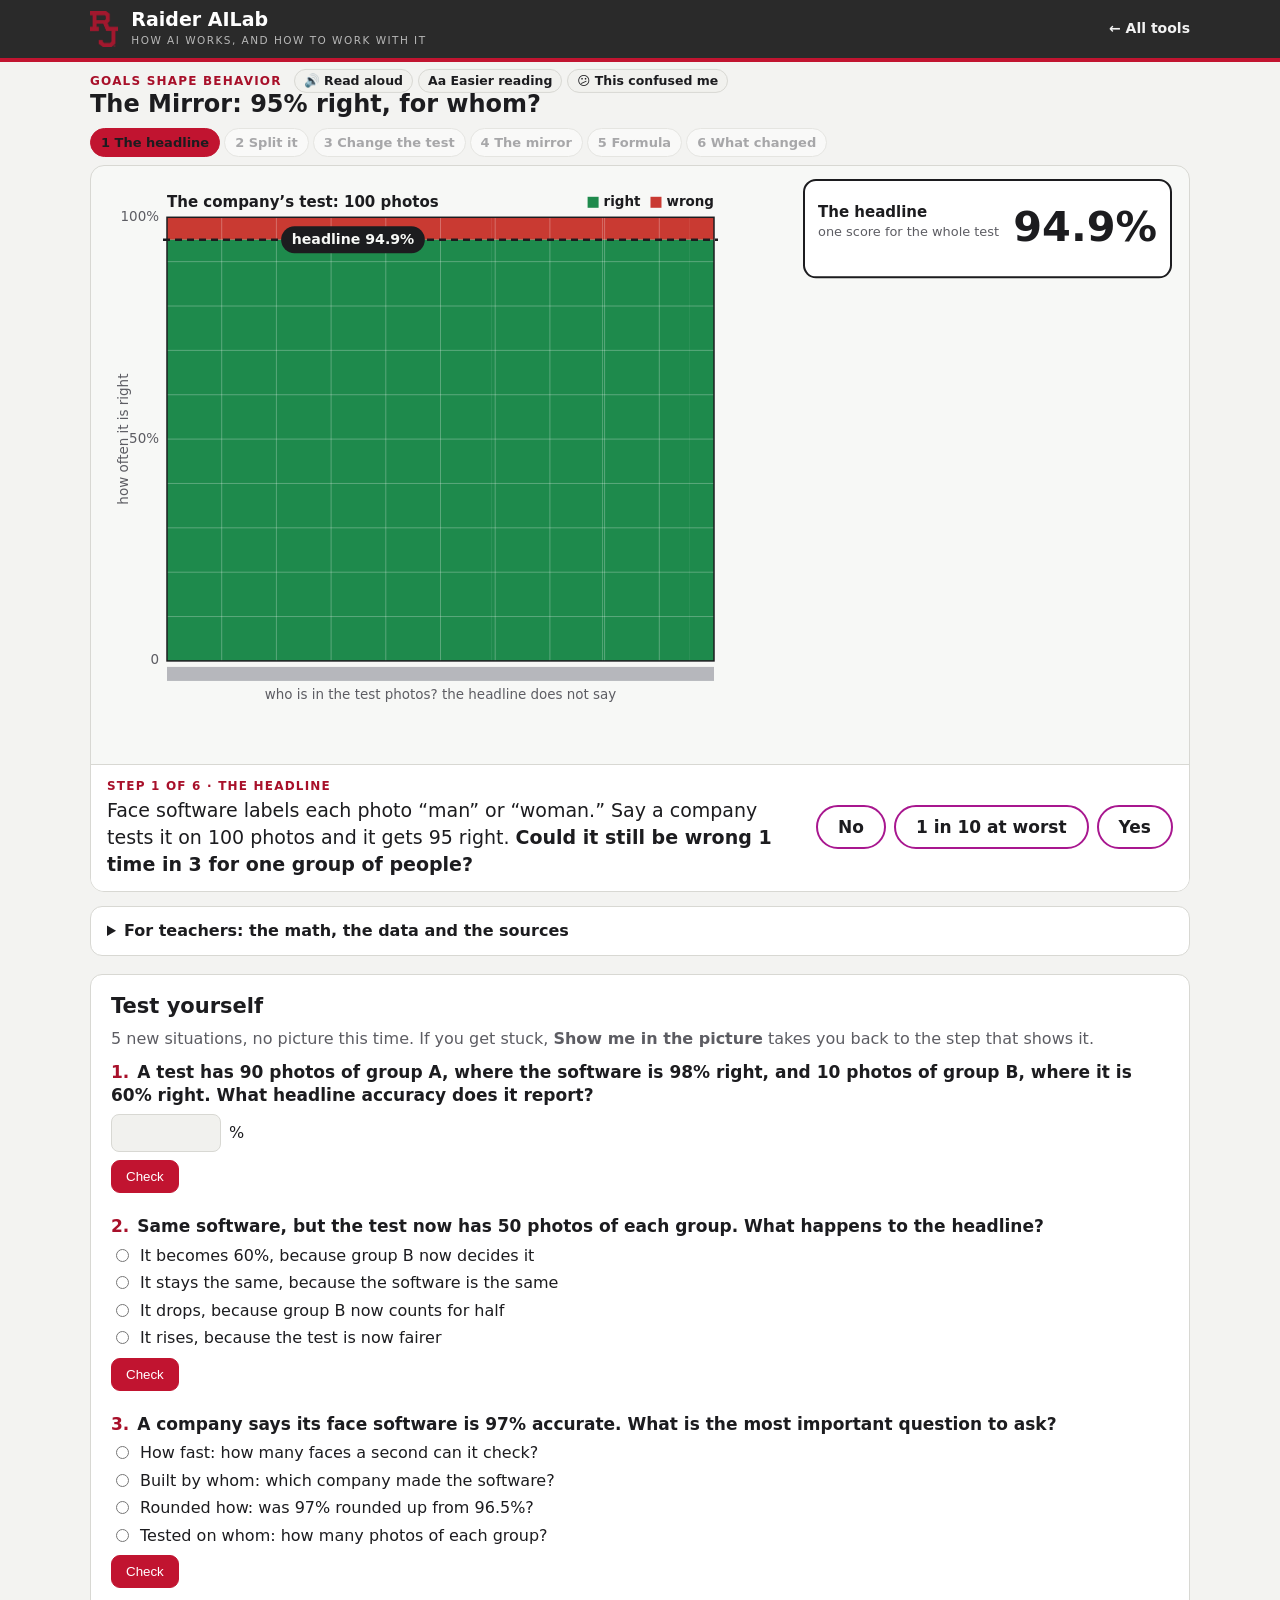
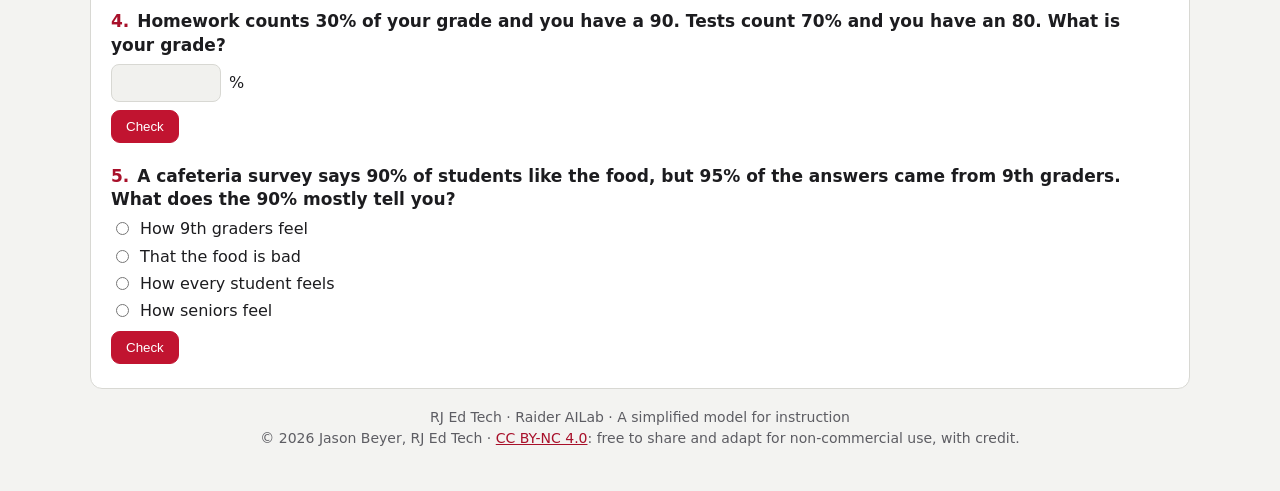
<file: the-mirror.html>
<!DOCTYPE html>
<html lang="en">
<head>
<meta charset="utf-8">
<meta name="viewport" content="width=device-width, initial-scale=1">
<title>Raider AILab The Mirror</title>
<meta name="description" content="One accuracy score, split by who is in the test photos. Change the test and watch the headline move. Raider AILab, Regis Jesuit High School.">
<link rel="icon" href="favicon.ico" sizes="any">
<link rel="icon" href="favicon.svg" type="image/svg+xml">
<link rel="apple-touch-icon" href="apple-touch-icon.png">
<style>
/* Layout idea: the picture is the page. One large stage, one sentence under it, one obvious button. */
:root{
  --bg:#f3f3f1; --card:#ffffff; --card2:#f1f1ee; --fg:#1c1c1f; --muted:#5d5d63; --line:#d8d8d3;
  --rj:#C11430; --rj-ink:#a8102a; --focus:#1f6feb; --good:#1b7339; --bad:#b3261e;
  --cv-bg:#f7f8f6; --hl:#f6dfa4; --think:#a8178f; --you:#C11430;
  --font:"Segoe UI",system-ui,-apple-system,Roboto,"Helvetica Neue",Arial,sans-serif;
}
@media (prefers-color-scheme: dark){:root:not([data-theme="light"]){
  --bg:#15161a; --card:#1d1f24; --card2:#282b32; --fg:#ececef; --muted:#a2a2aa; --line:#353840;
  --rj-ink:#ed516a; --focus:#6ea8ff; --good:#5cc27f; --bad:#f2827a;
  --cv-bg:#191b20; --hl:#6b5520; --think:#ec74da; --you:#C11430; color-scheme:dark}}
:root[data-theme="dark"]{
  --bg:#15161a; --card:#1d1f24; --card2:#282b32; --fg:#ececef; --muted:#a2a2aa; --line:#353840;
  --rj-ink:#ed516a; --focus:#6ea8ff; --good:#5cc27f; --bad:#f2827a;
  --cv-bg:#191b20; --hl:#6b5520; --think:#ec74da; --you:#C11430; color-scheme:dark}
*{box-sizing:border-box}
html,body{margin:0}
body{background:var(--bg);color:var(--fg);font:16px/1.5 var(--font);-webkit-text-size-adjust:100%}
a{color:var(--rj-ink)}
:focus-visible{outline:3px solid var(--focus);outline-offset:2px;border-radius:6px}

.mast{background:#2a2a2a;border-bottom:4px solid var(--rj)}
.mast-in{max-width:1132px;margin:0 auto;padding:9px 16px;display:flex;align-items:center;gap:13px}
.mast img{height:36px;width:auto;display:block}
.mast h1{margin:0;color:#fff;font-size:19px;line-height:1.15;font-weight:700}
.mast p{margin:2px 0 0;color:#b8b8b8;font-size:10.5px;letter-spacing:.14em;text-transform:uppercase}
.mast a{margin-left:auto;color:#f2f2f2;font-size:14px;font-weight:600;text-decoration:none;white-space:nowrap}
.mast a:hover{text-decoration:underline}

.wrap{max-width:1132px;margin:0 auto;padding:10px 16px 28px}
.top{display:flex;align-items:flex-end;justify-content:space-between;gap:10px 18px;flex-wrap:wrap;margin-bottom:8px}
.eyebrow{margin:0;color:var(--rj-ink);font-size:12px;font-weight:700;letter-spacing:.1em;text-transform:uppercase}
.top h2{margin:0;font-size:24px;line-height:1.2;text-wrap:balance}
.steps{list-style:none;margin:0;padding:0;display:flex;gap:4px;flex-wrap:wrap}
.steps button{font:600 13px/1 var(--font);padding:7px 10px;border-radius:999px;border:1px solid var(--line);background:var(--card);color:var(--muted);cursor:pointer}
.steps button .n{font-variant-numeric:tabular-nums}
.steps button[aria-current="step"]{background:var(--rj);border-color:var(--rj);color:#fff}
.steps button.done{color:var(--fg)}
.steps button:disabled{opacity:.5;cursor:default}
@media(max-width:820px){.steps button .t{display:none}.steps button[aria-current="step"] .t{display:inline}}

.stagebox{background:var(--cv-bg);border:1px solid var(--line);border-radius:14px}
#cv{display:block;width:100%;border-radius:14px 14px 0 0;touch-action:manipulation}
.bar{display:flex;min-height:112px;gap:12px 20px;align-items:center;flex-wrap:wrap;
  background:var(--card);border-top:1px solid var(--line);border-radius:0 0 13px 13px;padding:12px 16px 14px}
.cap{flex:1 1 420px;min-width:0}
.kick{display:block;color:var(--rj-ink);font-size:12px;font-weight:700;letter-spacing:.1em;text-transform:uppercase}
#cap{margin:2px 0 0;font-size:19px;line-height:1.4;font-weight:500;max-width:62ch;text-wrap:pretty}
#cap b{font-weight:700}
#extra:empty{display:none}
#extra{margin-top:8px;font-size:16px;max-width:66ch}
.acts{display:flex;gap:8px;flex-wrap:wrap;align-items:center}
.btn{font:600 16px/1.2 var(--font);padding:11px 16px;border-radius:10px;border:1px solid var(--line);background:var(--card2);color:var(--fg);cursor:pointer}
.btn:hover:not(:disabled){border-color:var(--fg)}
.btn.primary{background:var(--rj);border-color:var(--rj);color:#fff;padding:12px 20px;font-size:17px}
.btn.primary:hover:not(:disabled){background:#a8102a;border-color:#a8102a}
.btn.chip{border-radius:999px;border:2px solid var(--think);background:var(--card);font-size:17px;padding:10px 20px}
.btn.quiet{background:none;border-color:transparent;color:var(--muted);font-weight:500;font-size:14px;padding:8px 6px;text-decoration:underline}
.btn:disabled{opacity:.5;cursor:default}

.side{display:flex;flex-direction:column;gap:10px;align-items:flex-end}.side .acts{justify-content:flex-end}#ctl:empty{display:none}#ctl .dial{flex-direction:column;align-items:stretch;gap:2px}#ctl .dial .track{display:flex;align-items:center;gap:8px}#ctl .dial input[type=range]{width:min(300px,62vw)}#ctl .dial output{font-size:17px;margin-left:4px}
@media(max-width:700px){.side{align-items:stretch;flex:1 1 100%}}
.dial{display:flex;align-items:center;gap:10px;flex-wrap:wrap}
.dial label{font-weight:700}
.dial input[type=range]{width:min(360px,70vw);accent-color:var(--rj);height:28px}
.dial output{font:700 18px/1 var(--font);font-variant-numeric:tabular-nums;min-width:2.6em}
.dial .ends{color:var(--muted);font-size:14px}
.math{font-size:18px;margin:0;font-variant-numeric:tabular-nums}
.math b{color:var(--rj-ink)}
.term{color:var(--muted);font-size:15px;margin:6px 0 0}
.ans{display:flex;gap:8px;align-items:center;flex-wrap:wrap}
.ans input{font:600 18px/1 var(--font);width:6.5em;padding:10px;border-radius:10px;border:2px solid var(--line);background:var(--card);color:var(--fg)}
.use{margin:0;padding:0;list-style:none;display:grid;gap:8px}
.use li{background:var(--card2);border-radius:10px;padding:9px 12px;font-size:15.5px}
.use b{color:var(--rj-ink)}
.tell{display:grid;gap:6px;margin-top:10px}
.tell label{font-weight:700}
.tell textarea{font:16px/1.45 var(--font);width:100%;min-height:74px;padding:10px;border-radius:10px;border:2px solid var(--line);background:var(--card);color:var(--fg);resize:vertical}
.copied{color:var(--good);font-weight:700;font-size:15px}
#copybox{width:100%;min-height:120px;font:14px/1.4 ui-monospace,Consolas,monospace;margin-top:8px;padding:8px;border-radius:8px;border:1px solid var(--line);background:var(--card);color:var(--fg)}

details.more{margin-top:14px;background:var(--card);border:1px solid var(--line);border-radius:12px;padding:0 16px}
details.more summary{cursor:pointer;font-weight:700;padding:12px 0}
details.more p,details.more li{font-size:15px;max-width:74ch}
details.more ul{padding-left:20px}
.foot{margin-top:18px;color:var(--muted);font-size:14px;text-align:center}
.nextlink{margin:14px 0 0}.nextlink a.btn{display:inline-block;text-decoration:none}
.sr{position:absolute;width:1px;height:1px;overflow:hidden;clip:rect(0 0 0 0);white-space:nowrap}
@media(max-width:700px){
  .bar{position:sticky;bottom:0;z-index:2;min-height:0;box-shadow:0 -6px 16px rgba(0,0,0,.10);padding:9px 12px 11px;gap:8px}
  .bar.final{position:static;box-shadow:none}
  .mast p{display:none}.mast-in{padding:7px 12px}.mast img{height:30px}
  .wrap{padding:8px 10px 20px}.eyebrow{display:none}.top{margin-bottom:6px;gap:6px}.top h2{font-size:18px}
  .steps button{padding:6px 9px;font-size:12px}
  #cap{font-size:15.5px;line-height:1.35}.kick{font-size:11px}
  .btn{padding:9px 13px;font-size:15px}.btn.primary{padding:10px 16px;font-size:16px;flex:1 1 auto}.btn.chip{font-size:16px;padding:8px 18px}
  #extra{font-size:15px}.math{font-size:16px}.term{font-size:14px}.use li{font-size:14.5px}
}

</style>
</head>
<body>
<header class="mast"><div class="mast-in">
  <img alt="RJ" src="[data-uri]">
  <div><h1>Raider AILab</h1><p>How AI works, and how to work with it</p></div>
  <a href="https://rjedtech.github.io/Raider-AILab/">← All tools</a>
</div></header>

<main class="wrap">
  <div class="top">
    <div><div class="sh-top"><p class="eyebrow">Goals shape behavior</p><div class="sh-bar" id="shbar"></div></div><h2>The Mirror: 95% right, for whom?</h2></div>
    <ol class="steps" id="steps" aria-label="Steps"></ol>
  </div>

  <section class="stagebox" aria-label="The model">
    <canvas id="cv" role="img" aria-label="A tank chart of 100 test photos. Each column is one group of people: its width is the group’s share of the test and its green height is how often the software is right for that group. A dashed line marks the headline score."></canvas>
    <div class="bar">
      <div class="cap">
        <span class="kick" id="kick"></span>
        <p id="cap" aria-live="polite"></p>
        <div id="extra"></div>
        <div class="sh-help" id="shhelp" role="region" aria-label="Help with this step" hidden></div>
      </div>
      <div class="side"><div id="ctl"></div><div class="acts" id="acts"></div></div>
    </div>
  </section>

  <details class="more">
    <summary>For teachers: the math, the data and the sources</summary>
    <p><b>The math.</b> Weighted average (Statistics; Algebra 1 mixture problems): headline = share₁ × score₁ + share₂ × score₂ + …, with shares that add to 1. In the picture each column’s area is its share times its score, and the dashed headline is the level the green would settle at if poured flat.</p>
    <p><b>The data.</b> The four scores are the error rates Joy Buolamwini and Timnit Gebru measured for IBM’s gender classifier in “Gender Shades” (2018, Table 4): wrong 0.3% of the time for lighter-skinned men, 7.1% for lighter-skinned women, 12.0% for darker-skinned men and 34.7% for darker-skinned women, 87.9% right overall on their benchmark. The other two products tested, from Microsoft and Face++, showed the same pattern. The products sorted every face as male or female, so the study used those two labels. Their benchmark has 1,270 lawmakers from Rwanda, Senegal, South Africa, Iceland, Finland and Sweden.</p>
    <p><b>What this toy assumes.</b> The opening test mix copies IJB-A, a U.S. government face benchmark of the time: 59.4% lighter-skinned men, 20.2% lighter-skinned women, 16.0% darker-skinned men and 4.4% darker-skinned women. The page applies the rates measured on her benchmark to other mixes of people. Real error rates also depend on the photos themselves, so the “95 right in 100” headline is a what-if, not a number IBM reported.</p>
    <p><b>Sources.</b> Buolamwini and Gebru, “Gender Shades,” Proceedings of Machine Learning Research 81, 2018 (<a href="https://proceedings.mlr.press/v81/buolamwini18a.html">paper</a>). MIT News, February 2018, for her story and the 97% claim tested on photos more than 77% male and more than 83% white (<a href="https://news.mit.edu/2018/study-finds-gender-skin-type-bias-artificial-intelligence-systems-0212">article</a>). Raji and Buolamwini, “Actionable Auditing,” 2019, for the follow-up: IBM’s new version in 66 days, its error for darker-skinned women at 16.97% in August 2018, and its overall error down 7.7 points from 12.1% (<a href="https://cacm.acm.org/research/actionable-auditing-revisited">article</a>).</p>
    <p><b>How to use it in class.</b> It is built to run cold. A good stopping point for discussion is step 3, after students have slid the test both ways: who should decide what goes in the test? Answers can be copied at the end and pasted into Canvas.</p>
  </details>

  <section id="ty" aria-label="Test yourself"></section>
  <p class="foot">RJ Ed Tech · Raider AILab · A simplified model for instruction<br>© 2026 Jason Beyer, RJ Ed Tech · <a href="https://creativecommons.org/licenses/by-nc/4.0/">CC BY-NC 4.0</a>: free to share and adapt for non-commercial use, with credit.</p>
</main>

<script>window.NEXT_HTML='<p class="nextlink"><a class="btn" href="./#mirror">Try the full Mirror tool</a> <a class="btn" href="score-the-bot.html">← Before this: Score the Bot</a> <a class="btn" href="./">All AILab tools</a></p>';</script>
<script src="story-help.js?v=202611212000"></script>
<script src="test-yourself.js?v=2026112122" defer></script>
<script src="the-mirror-test.js?v=2026112122" defer></script>
<script>
(()=>{'use strict';
/* ================= The Mirror: the numbers =================
   Error rates are the ones Buolamwini & Gebru measured for IBM's gender classifier on their Pilot Parliaments Benchmark (Gender Shades, 2018, Table 4).
   IJB mix: the make-up of IJB-A, a U.S. government face benchmark (79.6% lighter-skinned; 59.4% lighter-skinned men; 4.4% darker-skinned women).
   PPB mix: the make-up of the benchmark she built (1,270 lawmakers, six countries). */
const STAGES=['The headline','Split it','Change the test','The mirror','Formula','What changed'];
const GREEN='#1e8a4c',RED='#c93a32',GRAY='#8a8d96';
const GROUPS=[{name:'lighter-skinned men',acc:99.7,col:'#2d6bd2'},{name:'lighter-skinned women',acc:92.9,col:'#7b3fe4'},{name:'darker-skinned men',acc:88.0,col:'#0d7f81'},{name:'darker-skinned women',acc:65.3,col:'#b0640a'}];
const IJB=[59.4,20.2,16.0,4.4],PPB=[30.3,23.3,25.0,21.3],EQ=[25,25,25,25];
const norm=a=>{const s=a.reduce((x,y)=>x+y,0);return a.map(x=>x/s);};
/* the slider: n darker-skinned women in every 100 test photos; the other three groups keep the benchmark's proportions */
function mixDF(n){const s=(n===4?4.4:n)/100,o=norm(IJB.slice(0,3));return [o[0]*(1-s),o[1]*(1-s),o[2]*(1-s),s];}
const headline=m=>m.reduce((a,s,i)=>a+s*GROUPS[i].acc,0);
const AFTER={before:34.7,after:16.97,ovBefore:12.1,ovAfter:4.4,days:66};

/* ================= state ================= */
const S={stage:0,maxStage:0,g1:null,split:false,df:4,sawHigh:false,sawZero:false,g4:null,her:false,fstep:0,xferTries:0,xferDone:false,xferAns:null,xferRight:false,explain:''};
const V={};
let W=0,H=0,DPR=1,C={},L={tall:false},busy=false,hits=[],tNow=0,wantFocus=false;
const tweens=[];
const RM=window.matchMedia&&matchMedia('(prefers-reduced-motion: reduce)').matches;
const SPEED=RM?0.02:/[?&]fast=1/.test(location.search)?0.02:1;   /* ?fast=1 is for test scripts */
const $=id=>document.getElementById(id);
const cv=$('cv'),ctx=cv.getContext('2d'),BAR=document.querySelector('.bar');
const FONT=getComputedStyle(document.documentElement).getPropertyValue('--font')||'sans-serif';
const clamp=(v,a,b)=>Math.max(a,Math.min(b,v)),lerp=(a,b,t)=>a+(b-a)*t,TAU=Math.PI*2;
const eio=t=>t<.5?4*t*t*t:1-Math.pow(-2*t+2,3)/2,eout=t=>1-Math.pow(1-t,3),lin=t=>t;
const sg=v=>(v>0?'+':v<0?'−':'')+Math.abs(v);
function anim(dur,fn,ease){return new Promise(res=>{tweens.push({t0:performance.now(),dur:Math.max(1,dur*SPEED),fn,ease:ease||eio,res});});}
const sleep=ms=>anim(ms,()=>{},lin);
function stopAll(){tweens.length=0;}
function readColors(){const cs=getComputedStyle(document.documentElement),g=n=>cs.getPropertyValue(n).trim();
  C={fg:g('--fg'),muted:g('--muted'),line:g('--line'),card:g('--card'),card2:g('--card2'),bg:g('--cv-bg'),rj:g('--rj'),rjink:g('--rj-ink'),hl:g('--hl'),think:g('--think'),good:g('--good'),bad:g('--bad')};}

/* ================= drawing helpers ================= */
function rr(x,y,w,h,r){r=Math.max(0,Math.min(r,w/2,h/2));ctx.beginPath();ctx.moveTo(x+r,y);ctx.arcTo(x+w,y,x+w,y+h,r);ctx.arcTo(x+w,y+h,x,y+h,r);ctx.arcTo(x,y+h,x,y,r);ctx.arcTo(x,y,x+w,y,r);ctx.closePath();}
function text(s,x,y,o){o=o||{};ctx.font=`${o.weight||500} ${o.size||14}px ${FONT}`;ctx.textAlign=o.align||'left';ctx.textBaseline=o.base||'middle';ctx.fillStyle=o.color||C.fg;
  if(o.alpha!=null){const a=ctx.globalAlpha;ctx.globalAlpha=a*o.alpha;ctx.fillText(s,x,y);ctx.globalAlpha=a;}else ctx.fillText(s,x,y);}
function tw(s,size,weight){ctx.font=`${weight||500} ${size}px ${FONT}`;return ctx.measureText(s).width;}
function wrapLines(str,maxW,size,weight){const ws=str.split(' ');const out=[];let cur='';ws.forEach(w=>{const t=cur?cur+' '+w:w;if(tw(t,size,weight)>maxW&&cur){out.push(cur);cur=w;}else cur=t;});if(cur)out.push(cur);return out;}
function pill(s,x,y,o){o=o||{};const fs=o.size||14*L.k,w=tw(s,fs,700)+fs*1.5,h=fs*1.9;const px=o.align==='center'?x-w/2:o.align==='right'?x-w:x;
  rr(px,y-h/2,w,h,h/2);if(o.fill){ctx.fillStyle=o.fill;ctx.fill();}if(o.stroke){ctx.strokeStyle=o.stroke;ctx.lineWidth=o.lw||2;ctx.stroke();}
  text(s,px+w/2,y+.5,{size:fs,weight:700,color:o.color||C.fg,align:'center'});return w;}
function chip(x,y,r,label,color,filled,alpha){ctx.save();if(alpha!=null)ctx.globalAlpha*=alpha;ctx.beginPath();ctx.arc(x,y,r,0,TAU);
  if(filled){ctx.fillStyle=color;ctx.fill();}else{ctx.strokeStyle=color;ctx.lineWidth=1.6;ctx.setLineDash([3,3]);ctx.stroke();ctx.setLineDash([]);}
  if(label&&r>=7)text(label,x,y+.5,{size:r*1.02,weight:700,color:filled?'#fff':color,align:'center'});ctx.restore();}
function card(x,y,w,h){rr(x,y,w,h,12);ctx.fillStyle=C.card;ctx.fill();ctx.strokeStyle=C.line;ctx.lineWidth=1;ctx.stroke();}



/* ================= layout ================= */
function resize(){const box=cv.parentElement;W=Math.floor(box.clientWidth);L.tall=W<700;
  const barH=L.tall?(BAR.offsetHeight||150):126;
  const top=cv.getBoundingClientRect().top+window.scrollY,avail=window.innerHeight-top-barH-10;
  H=L.tall?Math.round(clamp(avail,500,680)):Math.round(clamp(Math.min(W*0.56,avail),380,620));
  DPR=Math.min(window.devicePixelRatio||1,2.5);cv.width=Math.round(W*DPR);cv.height=Math.round(H*DPR);cv.style.height=H+'px';layout();}
function layout(){L.k=L.tall?clamp(W/400,.86,1):clamp(W/1060,.84,1.1);const k=L.k;
  if(L.tall){const lh=Math.round(H*0.50);L.left={x:10,y:10,w:W-20,h:lh};L.right={x:10,y:lh+18,w:W-20,h:H-lh-28};}
  else{const lw=Math.round(W*0.635);L.left={x:20,y:14,w:lw-20,h:H-28};L.right={x:lw+16,y:14,w:W-lw-34,h:H-28};}
  const l=L.left;L.tank=L.tall?{x:l.x+38,y:l.y+28,w:l.w-38-52,h:l.h-28-62}:{x:l.x+56,y:l.y+36*k,w:l.w-56-74,h:l.h-36*k-86*k};}

/* ================= the tank: width = share of the test, height = how often it is right ================= */
function drawTank(T,m,o){o=o||{};const k=L.k,ov=headline(m),split=o.split==null?1:o.split,who=o.who==null?1:o.who,groups=o.groups||GROUPS,fsS=(L.tall?11:13)*k;
  ctx.save();if(o.alpha!=null)ctx.globalAlpha*=o.alpha;
  text(o.title||(L.tall?'100 test photos':'100 test photos, sorted by who is in them'),T.x,T.y-14*k,{size:(L.tall?12:14.5)*k,weight:700});
  /* columns */
  let x=T.x;const xs=[];
  m.forEach((s,i)=>{const w=s*T.w,acc=lerp(ov,groups[i].acc,split),gh=acc/100*T.h;xs.push({x,w,gh,acc});
    if(w>0.2){ctx.fillStyle=RED;ctx.fillRect(x,T.y,w,T.h-gh);ctx.fillStyle=GREEN;ctx.fillRect(x,T.y+T.h-gh,w,gh);}x+=w;});
  /* faint 10 x 10 grid */
  ctx.strokeStyle=C.bg;ctx.globalAlpha*=.28;ctx.lineWidth=1;for(let i=1;i<10;i++){ctx.beginPath();ctx.moveTo(T.x+T.w*i/10,T.y);ctx.lineTo(T.x+T.w*i/10,T.y+T.h);ctx.moveTo(T.x,T.y+T.h*i/10);ctx.lineTo(T.x+T.w,T.y+T.h*i/10);ctx.stroke();}ctx.globalAlpha/=.28;
  /* column walls once it is split */
  if(split>0.02){ctx.strokeStyle=C.bg;ctx.lineWidth=2.5;ctx.globalAlpha*=split;xs.slice(1).forEach(c=>{ctx.beginPath();ctx.moveTo(c.x,T.y);ctx.lineTo(c.x,T.y+T.h);ctx.stroke();});ctx.globalAlpha/=split;}
  ctx.strokeStyle=C.fg;ctx.lineWidth=1.5;ctx.strokeRect(T.x,T.y,T.w,T.h);
  /* axis */
  [[0,'0'],[50,'50%'],[100,'100%']].forEach(a=>text(a[1],T.x-8,T.y+T.h*(1-a[0]/100),{size:fsS,color:C.muted,align:'right'}));
  ctx.save();ctx.translate(T.x-(L.tall?28:42),T.y+T.h/2);ctx.rotate(-Math.PI/2);text(o.yLabel||'how often it is right',0,0,{size:fsS,color:C.muted,align:'center'});ctx.restore();
  if(!o.noLegend){const lx=T.x+T.w,ly=T.y-14*k,w2=tw('wrong',fsS,700),w1=tw('right',fsS,700);text('wrong',lx,ly,{size:fsS,weight:700,align:'right'});ctx.fillStyle=RED;ctx.fillRect(lx-w2-16,ly-6,11,11);text('right',lx-w2-26,ly,{size:fsS,weight:700,align:'right'});ctx.fillStyle=GREEN;ctx.fillRect(lx-w2-26-w1-16,ly-6,11,11);}
  /* who is in the test: the strip under the tank is the same widths as the columns */
  const sy=T.y+T.h+6,sh=L.tall?10:14;
  if(who<1){ctx.fillStyle=GRAY;ctx.globalAlpha*=(1-who)*.6;ctx.fillRect(T.x,sy,T.w,sh);ctx.globalAlpha/=((1-who)*.6);text(o.whoHidden||'who is in the test photos? the headline does not say',T.x+T.w/2,sy+sh+14*k,{size:fsS,color:C.muted,align:'center',alpha:1-who});}
  if(who>0){ctx.globalAlpha*=who;xs.forEach((c,i)=>{if(c.w>0.2){ctx.fillStyle=groups[i].col;ctx.fillRect(c.x+(i?1:0),sy,Math.max(0,c.w-(i?1:0)),sh);}
      const nm=groups[i].name.split(' ');if(c.w>=Math.max(tw(nm[0],fsS,700),tw(nm.slice(1).join(' '),fsS,700))+8){const l1=nm.length>1?nm[0]:groups[i].name,l2=nm.slice(1).join(' ');text(l1,c.x+c.w/2,sy+sh+12*k,{size:fsS,weight:700,align:'center',color:C.fg});if(l2)text(l2,c.x+c.w/2,sy+sh+12*k+fsS*1.2,{size:fsS,weight:700,align:'center',color:C.fg});
        text(o.shareText?o.shareText(m[i]):Math.round(m[i]*100)+' of 100',c.x+c.w/2,sy+sh+12*k+fsS*(l2?2.5:1.3),{size:fsS,color:C.muted,align:'center'});}});ctx.globalAlpha/=who;}
  /* each column's own score */
  if(split>0.55){const a=clamp((split-.55)/.45,0,1);xs.forEach((c,i)=>{const yTop=T.y+T.h-c.gh,lab=groups[i].acc.toFixed(o.dec==null?1:o.dec)+'%';
      if(c.w>=50)text(lab,c.x+c.w/2,T.y+T.h-c.gh*0.45,{size:(L.tall?12:Math.min(19,c.w/3.4))*k,weight:700,color:'#fff',align:'center',alpha:a});
      else if(i===m.length-1&&c.w>0.5){ctx.strokeStyle=C.fg;ctx.lineWidth=1.5;ctx.globalAlpha*=a;ctx.beginPath();ctx.moveTo(T.x+T.w+3,yTop);ctx.lineTo(T.x+T.w+12,yTop);ctx.stroke();ctx.globalAlpha/=a;text(lab,T.x+T.w+15,yTop,{size:(L.tall?12:15)*k,weight:700,alpha:a});text('right',T.x+T.w+15,yTop+16*k,{size:fsS,color:C.muted,alpha:a});}});}
  /* the headline: the level the green would settle at if you poured it flat */
  if(!o.noLevel){const hy=T.y+T.h*(1-ov/100);ctx.setLineDash([7,5]);ctx.strokeStyle=C.fg;ctx.lineWidth=2.5;ctx.beginPath();ctx.moveTo(T.x-4,hy);ctx.lineTo(T.x+T.w+4,hy);ctx.stroke();ctx.setLineDash([]);
    const lab=(o.levelLabel||'headline ')+ov.toFixed(o.dec==null?1:o.dec)+'%',pw=tw(lab,fsS*1.05,700)+fsS*1.6;pill(lab,clamp(T.x+T.w*0.34,T.x+pw/2,T.x+T.w-pw/2),hy,{size:fsS*1.05,align:'center',fill:C.fg,color:C.bg});}
  ctx.restore();return xs;}
function drawPanel(){const k=L.k,r=L.right,m=V.mix,ov=headline(m),who=V.who||0,st=S.stage,fs=(L.tall?12.5:14.5)*k;
  const hh=(L.tall?62:94)*k;card(r.x,r.y,r.w,hh);rr(r.x,r.y,r.w,hh,12);ctx.strokeStyle=C.fg;ctx.lineWidth=2;ctx.stroke();
  text('The headline',r.x+14,r.y+hh*0.34,{size:fs,weight:700});text('one score for the whole test',r.x+14,r.y+hh*0.34+fs*1.3,{size:fs*.86,color:C.muted});
  text(ov.toFixed(1)+'%',r.x+r.w-14,r.y+hh/2+2,{size:Math.min(40*k,hh*.5),weight:700,align:'right'});
  if(who<=0.01)return;
  ctx.save();ctx.globalAlpha*=who;const f=V.fmode,sumH=f?(L.tall?26:38)*k:0,rowH=Math.min((L.tall?44:60)*k,(r.h-hh-10-sumH)/4-6),y0=r.y+hh+10;
  GROUPS.forEach((g,i)=>{const y=y0+i*(rowH+6),hot=i===3&&(V.split||0)>0.5&&!f;card(r.x,y,r.w,rowH);if(hot){rr(r.x,y,r.w,rowH,12);ctx.strokeStyle=g.col;ctx.lineWidth=3;ctx.stroke();}
    ctx.fillStyle=g.col;ctx.beginPath();ctx.arc(r.x+16,y+rowH*0.36,6,0,TAU);ctx.fill();
    text(g.name,r.x+28,y+rowH*0.36,{size:fs*.95,weight:700});text(Math.round(m[i]*100)+' of 100 test photos',r.x+28,y+rowH*0.36+fs*1.25,{size:fs*.82,color:C.muted});
    const sp=(V.split||0)>0.5;
    if(f==='w')text((m[i]).toFixed(3)+' × '+g.acc.toFixed(1),r.x+r.w-12,y+rowH/2,{size:fs*1.1,weight:700,align:'right'});
    else if(sp){text(g.acc.toFixed(1)+'%',r.x+r.w-12,y+rowH*0.40,{size:fs*1.35,weight:700,align:'right',color:i===3?C.bad:C.fg});text('right',r.x+r.w-12,y+rowH*0.40+fs*1.15,{size:fs*.8,color:C.muted,align:'right'});}
    else text('?',r.x+r.w-14,y+rowH/2,{size:fs*1.5,weight:700,align:'right',color:C.muted});});
  if(f){const y=y0+4*(rowH+6)+sumH/2-2;text(f==='eq'?'(99.7 + 92.9 + 88.0 + 65.3) ÷ 4 = '+ov.toFixed(1)+'%':'added up = '+ov.toFixed(1)+'%',r.x+r.w-12,y,{size:fs*(f==='eq'?1.0:1.15),weight:700,align:'right',color:C.rjink});}
  ctx.restore();}

/* ================= stage 4 card: who was in the tests the field used ================= */
function drawFacts(a){const k=L.k,T=L.tank,w=Math.min(T.w-20,460*k),h=Math.min(T.h-10,(L.tall?190:218)*k),x=T.x+(T.w-w)/2,y=T.y+(T.h-h)/2;ctx.save();ctx.globalAlpha=a;card(x,y,w,h);
  text('“More than 97% accurate”',x+18,y+26*k,{size:(L.tall?15:19)*k,weight:700});text('a face system from a major U.S. tech company',x+18,y+26*k+20*k,{size:(L.tall?11.5:13)*k,color:C.muted});
  text('Who was in its test photos?',x+18,y+78*k,{size:(L.tall?12.5:14.5)*k,weight:700});
  const bx=x+18,bw=w-36,rows=[['men',77],['white',83]],rv=V.facts||0;
  rows.forEach((rw,i)=>{const by=y+(L.tall?96:104)*k+i*(L.tall?40:46)*k,bh=(L.tall?16:20)*k;rr(bx,by,bw,bh,5);ctx.fillStyle=C.card2;ctx.fill();ctx.strokeStyle=C.line;ctx.lineWidth=1;ctx.stroke();
    if(rv>0){rr(bx,by,bw*rw[1]/100*rv,bh,5);ctx.fillStyle=C.fg;ctx.fill();text('more than '+rw[1]+' in 100 '+rw[0],bx,by+bh+11*k,{size:(L.tall?11.5:13)*k,weight:700,alpha:rv});}
    else text('? in 100 '+rw[0],bx,by+bh+11*k,{size:(L.tall?11.5:13)*k,weight:700,color:C.muted});});
  if(S.g4&&rv>0.5){const ok=S.g4==='8',lab='your guess: '+({half:'about half',two:'about two-thirds',8:'more than 8 in 10'})[S.g4]+(ok?'  ✓':'  ✗');pill(lab,x+w-14,y+h-17*k,{size:(L.tall?11:13)*k,align:'right',stroke:C.think,color:C.think,lw:2});}
  ctx.restore();}

/* ================= stage 6: the same product, before and after ================= */
function drawAfter(){const k=L.k,g=2,top=62*k,gs=Math.min(H-top-26,(W-80)/2-220*k),cs=Math.floor(gs/10)-g,gridW=10*(cs+g)-g;
  if(L.tall){const cs2=Math.floor((W-34)/20)-g,gw=10*(cs2+g)-g,x00=(W-2*gw-14)/2;text('Darker-skinned women, same product',W/2,20*k,{size:12.5*k,weight:700,align:'center'});
    [[AFTER.before,'2017'],[AFTER.after,'Aug 2018']].forEach((d,mi)=>{const x0=x00+mi*(gw+14),wr=Math.round(d[0]);text(d[1],x0,46*k,{size:15*k,weight:700});
      for(let i=0;i<100;i++){rr(x0+(i%10)*(cs2+g),60*k+Math.floor(i/10)*(cs2+g),cs2,cs2,3);ctx.fillStyle=i<100-wr?GREEN:RED;ctx.fill();}
      text('wrong '+d[0].toFixed(1)+'%',x0,60*k+gw+18*k,{size:14*k,weight:700,color:C.bad});});return;}
  const info=210*k,gapX=Math.max(24,Math.min(70,W-60-2*(gridW+info+18))),tot=2*(gridW+18+info)+gapX,x00=(W-tot)/2;
  text('Darker-skinned women, the same company’s product, tested again on her photos',x00,24*k,{size:15*k,weight:700});
  [[AFTER.before,'2017','the first test',AFTER.ovBefore],[AFTER.after,'August 2018','after a new version',AFTER.ovAfter]].forEach((d,mi)=>{const x0=x00+mi*(gridW+18+info+gapX),ix=x0+gridW+18,wr=Math.round(d[0]),a=mi===1?(V.after==null?1:V.after):1;
    ctx.save();ctx.globalAlpha=a;for(let i=0;i<100;i++){rr(x0+(i%10)*(cs+g),top+Math.floor(i/10)*(cs+g),cs,cs,Math.min(4,cs*.2));ctx.fillStyle=i<100-wr?GREEN:RED;ctx.fill();}
    text(d[1],ix,top+12*k,{size:19*k,weight:700});text(d[2],ix,top+34*k,{size:12.5*k,color:C.muted});
    text('wrong',ix,top+72*k,{size:13*k,color:C.muted,weight:600});text(d[0].toFixed(1)+'%',ix,top+102*k,{size:34*k,weight:700,color:C.bad});
    text('about '+wr+' in every 100',ix,top+132*k,{size:13.5*k,weight:700});
    text('all groups together:',ix,top+166*k,{size:12.5*k,color:C.muted});text('wrong '+d[3].toFixed(1)+'%',ix,top+186*k,{size:15*k,weight:700});
    if(mi===1)pill(AFTER.days+' days to a new version',ix,top+222*k,{size:13*k,fill:C.rj,color:'#fff'});ctx.restore();});
  if(V.after!=null&&V.after>0&&V.after<1){}
}
/* ================= the no-picture problem, and its picture when asked for ================= */
function drawXfer(a){const k=L.k,cx=W/2;ctx.save();ctx.globalAlpha=a;
  text('your grade',cx,H*0.10,{size:14*k,weight:700,color:C.muted,align:'center'});
  const fs=(L.tall?14:19)*k;text('homework: 20% of the grade, and you have 100%',cx,H*0.20,{size:fs,weight:700,align:'center'});text('tests: 80% of the grade, and you have 70%',cx,H*0.29,{size:fs,weight:700,align:'center'});
  text('grade = '+(S.xferDone?'0.2 × 100 + 0.8 × 70 = 76%':'?'),cx,H*0.41,{size:(L.tall?17:24)*k,weight:700,align:'center',color:C.rjink});
  if(V.help>0){const tw2=Math.min(W-140,420*k),th=H*0.36,T={x:cx-tw2/2,y:H*0.53,w:tw2,h:th};
    drawTank(T,[0.2,0.8],{alpha:V.help,split:1,who:1,groups:[{name:'homework',acc:100,col:'#2d6bd2'},{name:'tests',acc:70,col:'#b0640a'}],title:' ',noLegend:true,noLevel:!S.xferDone,levelLabel:'grade ',dec:0,yLabel:'your score',shareText:v=>Math.round(v*100)+'% of the grade'});}
  ctx.restore();}

/* ================= loop ================= */
function draw(){ctx.setTransform(DPR,0,0,DPR,0,0);ctx.clearRect(0,0,W,H);hits=[];const st=S.stage,k=L.k;
  /* the mix eases toward its target, so the picture moves as the numbers change */
  if(V.mixT){if(!V.mix)V.mix=V.mixT.slice();V.mix=V.mix.map((v,i)=>{const d=V.mixT[i]-v;return Math.abs(d)<1e-4?V.mixT[i]:v+d*(RM?1:.2);});}
  if(st===5){drawAfter();return;}
  if(st===4&&(V.sym||0)>0){if((V.mainA==null?1:V.mainA)>0.01){ctx.save();ctx.globalAlpha=V.mainA;drawTank(L.tank,V.mix,{split:V.split,who:V.who});ctx.restore();}drawXfer(V.sym);return;}
  const dim=V.dim||0;
  drawTank(L.tank,V.mix,{split:V.split||0,who:V.who||0,alpha:1-dim*.78,title:(V.who||0)<0.5?(L.tall?'The test: 100 photos':'The company’s test: 100 photos'):null});
  ctx.save();ctx.globalAlpha=1-dim*.72;drawPanel();ctx.restore();
  if(st===3&&(V.card||0)>0)drawFacts(V.card);
  /* guesses, checked on the scene */
  if(st===1&&S.g1&&(V.badge||0)>0){const ok=S.g1==='yes',lab='your guess: '+({no:'no, 95% means 95%',ten:'at worst 1 in 10',yes:'yes, it could'})[S.g1]+(ok?'  ✓':'  ✗');ctx.globalAlpha=V.badge;pill(lab,L.tank.x+10,L.tank.y+L.tank.h-20*k,{size:13.5*k,stroke:C.think,color:C.think,lw:2,fill:C.bg});ctx.globalAlpha=1;}
}
let frame=0;
function tick(now){tNow=now;if(frame++%45===0)readColors();
  for(let i=tweens.length-1;i>=0;i--){const t=tweens[i],p=clamp((now-t.t0)/t.dur,0,1);t.fn(t.ease(p));if(p>=1){tweens.splice(i,1);t.res();}}
  draw();requestAnimationFrame(tick);}

/* ================= stage logic ================= */
function enter(n,keep){stopAll();busy=false;const prev=keep&&V.mix?V.mix.slice():null;for(const k in V)delete V[k];
  V.mixT=mixDF(4);V.mix=V.mixT.slice();V.split=0;V.who=0;
  if(n===1){V.split=S.split?1:0;V.who=S.split?1:0;V.badge=S.split?1:0;}
  if(n===2){V.mixT=mixDF(S.df);V.mix=V.mixT.slice();V.split=1;V.who=1;}
  if(n===3){V.split=1;V.who=1;V.card=S.her?0:1;V.dim=S.her?0:1;V.facts=S.g4?1:0;if(S.her){V.mixT=norm(PPB);V.mix=V.mixT.slice();}}
  if(n===4){V.split=1;V.who=1;V.fmode=S.fstep>=1?'w':'eq';V.mixT=S.fstep>=1?norm(IJB):norm(EQ);V.mix=V.mixT.slice();V.mainA=S.fstep>=2?0:1;V.sym=S.fstep>=2?1:0;V.help=S.fstep>=2&&S.xferTries>=1?1:0;}
  if(n===5){V.after=1;}
  if(prev)V.mix=prev;}
function alignView(soft){try{const r=cv.getBoundingClientRect();if(L.tall){if(BAR.classList.contains('final'))return;const barH=BAR.offsetHeight,want=Math.max(0,r.top+window.scrollY+H-(window.innerHeight-barH)+4);if(!soft||Math.abs(want-window.scrollY)>6)window.scrollTo({top:want,behavior:RM?'auto':'smooth'});}
  else if(!soft&&(r.top<0||r.bottom>window.innerHeight+140)){window.scrollTo({top:Math.max(0,r.top+window.scrollY-8),behavior:RM?'auto':'smooth'});}}catch(e){}}
function go(n){S.stage=n;S.maxStage=Math.max(S.maxStage,n);enter(n,true);steps();ui();alignView();if(window.StoryHelp)StoryHelp.step();if(n===5&&!RM){V.after=0;busy=true;ui();sleep(500).then(()=>anim(900,p=>V.after=p)).then(()=>{busy=false;ui();});}}

function pickG1(v){if(S.g1)return;S.g1=v;ui();}
async function doSplit(){if(busy||S.split)return;busy=true;ui();await anim(500,p=>V.who=p);await sleep(200);await anim(1500,p=>V.split=p);S.split=true;await anim(300,p=>V.badge=p);busy=false;ui();}
function setDF(n){S.df=n;V.mixT=mixDF(n);if(n>=25)S.sawHigh=true;if(n<=1)S.sawZero=true;setCap(cap2());refreshActs();}
async function pickG4(v){if(busy||S.g4)return;S.g4=v;busy=true;ui();await anim(900,p=>V.facts=p);busy=false;ui();}
async function useHers(){if(busy)return;busy=true;S.her=true;ui();await anim(400,p=>{V.card=1-p;V.dim=1-p;});V.mixT=norm(PPB);await sleep(1100);busy=false;ui();}
async function unequal(){if(busy)return;busy=true;ui();V.fmode='w';V.mixT=norm(IJB);await sleep(1000);S.fstep=1;busy=false;ui();}
async function tryOne(){if(busy)return;busy=true;S.fstep=2;ui();await anim(400,p=>V.mainA=1-p);await anim(400,p=>V.sym=p);busy=false;ui();const el=$('xfer');if(el)el.focus();}
async function checkXfer(){if(S.xferDone)return;const el=$('xfer'),v=parseFloat(String(el.value).replace('%','').trim());if(isNaN(v)){setCap('Type a number, like 80.');return;}
  S.xferTries++;if(S.xferAns==null)S.xferAns=v;const right=Math.abs(v-76)<0.6;
  if(right||S.xferTries>=2){S.xferDone=true;S.xferRight=right;await anim(300,p=>V.help=Math.max(V.help||0,p));ui();}
  else{await anim(400,p=>V.help=p);ui();const e2=$('xfer');if(e2){e2.value='';e2.focus();}}}

/* ================= captions ================= */
function setCap(html){$('cap').innerHTML=html;}
function cap2(){const n=S.df,ov=headline(mixDF(n)).toFixed(1);
  const tail=(S.sawHigh&&S.sawZero)?' <b>The software never changed. You changed who was in the test.</b>':'';
  if(n<=1)return 'With '+(n?'1':'none')+' in the test, the headline reads '+ov+'%: its best score. It says nothing about the people left out.'+(S.sawHigh?tail:' Now slide the other way, past 25.');
  if(n>=25)return n+' of every 100 photos: the headline falls to <b>'+ov+'%</b>.'+(S.sawZero?tail:' The software did not change. Now slide all the way down to 0.');
  if(n===4&&!S.sawHigh&&!S.sawZero)return 'Only 4 of the 100 test photos showed darker-skinned women. <b>Slide more of them into the test.</b> The software stays exactly the same.';
  return n+' of every 100 photos: headline '+ov+'%. Keep sliding.';}
function steps(){const ol=$('steps');ol.innerHTML='';STAGES.forEach((nm,i)=>{const li=document.createElement('li'),b=document.createElement('button');b.type='button';
  b.innerHTML='<span class="n">'+(i+1)+'</span><span class="t"> '+nm+'</span>';b.setAttribute('aria-label','Step '+(i+1)+': '+nm);
  if(i===S.stage)b.setAttribute('aria-current','step');if(i<=S.maxStage)b.className='done';else b.disabled=true;b.addEventListener('click',()=>{if(i!==S.stage)go(i);});li.appendChild(b);ol.appendChild(li);});}
let lastActs=null;
function renderActs(acts){lastActs=acts;if($('acts').contains(document.activeElement))wantFocus=true;const a=$('acts');a.innerHTML='';let first=null;
  (acts||[]).forEach(b=>{const el=document.createElement('button');el.type='button';el.className='btn'+(b.primary?' primary':'')+(b.chip?' chip':'')+(b.quiet?' quiet':'');el.textContent=b.label;el.disabled=!!busy||!!b.disabled;el.addEventListener('click',b.fn);a.appendChild(el);if(b.primary&&!first)first=el;});
  const tgt=first||a.querySelector('.btn');if(wantFocus&&tgt&&!tgt.disabled){tgt.focus({preventScroll:true});wantFocus=false;}}
function actsFor(){if(S.stage===2)return [(S.sawHigh&&S.sawZero)?next('Who was in the real tests?'):{label:'Who was in the real tests?',fn:()=>go(3)}];return lastActs;}
function refreshActs(){renderActs(actsFor());}
function bar(o){$('kick').textContent='Step '+(S.stage+1)+' of '+STAGES.length+' · '+STAGES[S.stage];setCap(o.cap);
  if($('extra').dataset.key!==o.extraKey){$('extra').innerHTML=o.extra||'';$('extra').dataset.key=o.extraKey||'';if(o.wire)o.wire();}
  if($('ctl').dataset.key!==(o.ctlKey||'')){$('ctl').innerHTML=o.ctl||'';$('ctl').dataset.key=o.ctlKey||'';if(o.wireCtl)o.wireCtl();}
  renderActs(o.acts);BAR.classList.toggle('final',S.stage===5);if(L.tall&&W)alignView(true);}
const next=label=>({label,primary:true,fn:()=>go(S.stage+1)});
const skip=()=>({label:'Skip this step',quiet:true,fn:()=>go(S.stage+1)});
function ui(){const st=S.stage;let o={cap:'',extra:'',extraKey:'s'+st,acts:[]};
  if(st===0){if(!S.g1)o={cap:'Face software labels each photo “man” or “woman.” Say a company tests it on 100 photos and it gets 95 right. <b>Could it still be wrong 1 time in 3 for one group of people?</b>',extraKey:'0',acts:[{label:'No',chip:true,fn:()=>pickG1('no')},{label:'1 in 10 at worst',chip:true,fn:()=>pickG1('ten')},{label:'Yes',chip:true,fn:()=>pickG1('yes')}]};
    else o={cap:'A grad student named Joy Buolamwini ran into this for real. Face software for her art project kept failing on her own face. So she tested three companies’ products, photo by photo.',extraKey:'0',acts:[next('See what she measured')]};}
  if(st===1){if(!S.split)o={cap:'One number covers all 100 photos. <b>Split it by who is in the photo.</b>',extraKey:'1',acts:[{label:'Split the score',primary:true,fn:doSplit}]};
    else o={cap:'Same test, same 95 right. For lighter-skinned men: right 99.7% of the time. <b>For darker-skinned women: 65.3%. Wrong 1 time in 3.</b> These are the rates she measured for one real product. Look how thin that last column is.',extraKey:'1',acts:[next('Change who is in the test')]};}
  if(st===2){o={cap:cap2(),extraKey:'2',ctlKey:'df',ctl:'<div class="dial"><label for="df">Darker-skinned women in the test: <output id="dfo" for="df">'+S.df+' of 100</output></label><div class="track"><span class="ends">0</span><input id="df" type="range" min="0" max="100" step="1" value="'+S.df+'"><span class="ends">100</span></div></div>',
      wireCtl:()=>{$('df').addEventListener('input',e=>{const v=+e.target.value;$('dfo').textContent=v+' of 100';setDF(v);});},acts:[]};o.acts=(lastActs=null,actsFor());}
  if(st===3){if(!S.g4)o={cap:'Now a real headline. A major U.S. tech company reported more than 97% accuracy for a face system. <b>How many of every 100 test photos do you think showed white faces?</b>',extraKey:'3',acts:[{label:'About half',chip:true,fn:()=>pickG4('half')},{label:'About two-thirds',chip:true,fn:()=>pickG4('two')},{label:'More than 8 in 10',chip:true,fn:()=>pickG4('8')}]};
    else if(!S.her)o={cap:'More than 83 in 100 were white, and more than 77 in 100 were men. <b>A test built from the photos you already have is a mirror: the software looks good in it.</b> So she built a different test.',extraKey:'3',acts:[{label:'Use her test instead',primary:true,fn:useHers}]};
    else o={cap:'Her test: 1,270 lawmakers from six countries, with every group well represented. Same software as before: <b>87.9%</b>, and a gap nobody could miss.',extraKey:'3',acts:[next('The math behind it')]};}
  if(st===4){if(S.fstep===0)o={cap:'Give every group the same share of the test, and the headline is the plain average of the four scores.',extraKey:'4a',acts:[{label:'Now make the shares unequal',primary:true,fn:unequal}]};
    else if(S.fstep===1)o={cap:'With unequal shares, each score counts as much as its share of the test. Big groups pull the headline toward their score.',extraKey:'4b',extra:'<p class="term"><b>headline = share₁ × score₁ + share₂ × score₂ + …</b> &nbsp;This is a weighted average. Your Canvas grade is one too.</p>',acts:[{label:'Try one without the picture',primary:true,fn:tryOne}]};
    else if(!S.xferDone)o={cap:S.xferTries?'Not yet. Here is the picture: a thin column at 100 and a wide one at 70. Where does the level settle?':'Homework is 20% of your grade and you have 100%. Tests are 80% of your grade and you have 70%. <b>What is your grade?</b>',extraKey:'4c',extra:'<div class="ans"><label for="xfer" class="sr">Your answer, in percent</label><input id="xfer" inputmode="decimal" autocomplete="off" placeholder="%"><button type="button" class="btn primary" id="xcheck">Check</button></div>',
      wire:()=>{$('xcheck').addEventListener('click',checkXfer);$('xfer').addEventListener('keydown',e=>{if(e.key==='Enter')checkXfer();});},acts:[skip()]};
    else o={cap:(S.xferRight?'Right. ':'')+'0.2 × 100 + 0.8 × 70 = <b>76%</b>. The tests are most of the grade, so they pull it toward 70.',extraKey:'4d',acts:[next('What happened next')]};}
  if(st===5)o={cap:'She published the results. The company shipped a new version 66 days later, and within seven months all three companies had. For darker-skinned women the error rate fell from 34.7% to 17%. <b>Better, and not finished.</b>',extraKey:'5z',extra:finalHTML(),wire:wireFinal,acts:[{label:'Start over',fn:resetAll}]};
  bar(o);}
function finalHTML(){return '<ul class="use">'
  +'<li><b>Do:</b> when you see one accuracy number, ask “tested on whom?” <b>Why:</b> a headline score is an average, and it takes its weights from whoever was in the test.</li>'
  +'<li><b>Do:</b> before you rely on an AI tool, try it on your own kind of case: your voice, your handwriting, your subject. <b>Why:</b> the score for cases like yours can sit far from the headline.</li></ul>'
  +'<div class="tell"><label for="tell">A company says its AI is 95% accurate. Write two questions you would ask before you believe it works for you.</label><textarea id="tell" placeholder="Write them in your own words.">'+esc(S.explain)+'</textarea>'
  +'<div class="acts"><button type="button" class="btn primary" id="copy">Copy my answers for Canvas</button><span class="copied" id="copied" role="status"></span></div></div>'
  +(window.NEXT_HTML||'');}
const esc=s=>String(s).replace(/[&<>"]/g,c=>({'&':'&amp;','<':'&lt;','>':'&gt;','"':'&quot;'}[c]));
function answersText(){const g1={no:'no, 95% means 95%',ten:'at worst 1 in 10',yes:'yes, it could'},g4={half:'about half',two:'about two-thirds',8:'more than 8 in 10'};
  return ['Raider AILab: The Mirror','1. Could software that is 95% right overall be wrong 1 time in 3 for one group? My guess: '+(S.g1?g1[S.g1]:'(skipped)')+'. Answer: yes. It was right 99.7% of the time for lighter-skinned men and 65.3% for darker-skinned women.',
   '2. I moved darker-skinned women in the test from 0 to 100 photos. Last setting: '+S.df+' of 100, headline '+headline(mixDF(S.df)).toFixed(1)+'%. The software stayed the same.',
   '3. Share of white faces in the test behind a 97% headline: my guess '+(S.g4?g4[S.g4]:'(skipped)')+'. Answer: more than 83 in 100.',
   '4. Grade with homework 20% at 100 and tests 80% at 70: '+(S.xferAns==null?'(skipped)':S.xferAns+'%'+(S.xferRight&&S.xferTries===1?' (correct)':'; the answer is 76%')),
   '5. My two questions: '+(S.explain.trim()||'(blank)')].join('\n');}
function wireFinal(){$('tell').addEventListener('input',e=>{S.explain=e.target.value;});
  $('copy').addEventListener('click',()=>{const t=answersText(),done=()=>{$('copied').textContent='Copied. Paste it into Canvas.';},fall=()=>{let b=$('copybox');if(!b){b=document.createElement('textarea');b.id='copybox';b.readOnly=true;b.setAttribute('aria-label','Your answers');$('tell').parentElement.appendChild(b);}b.value=t;b.focus();b.select();$('copied').textContent='Select all of this and copy it.';};
    try{navigator.clipboard.writeText(t).then(done,fall);}catch(e){fall();}});}
function resetAll(){Object.assign(S,{stage:0,maxStage:0,g1:null,split:false,df:4,sawHigh:false,sawZero:false,g4:null,her:false,fstep:0,xferTries:0,xferDone:false,xferAns:null,xferRight:false,explain:''});go(0);window.scrollTo(0,0);}

let rz=null;window.addEventListener('resize',()=>{clearTimeout(rz);rz=setTimeout(()=>{if(Math.abs(Math.floor(cv.parentElement.clientWidth)-W)>1){resize();enter(S.stage);ui();}},120);});
readColors();steps();ui();resize();enter(0);ui();resize();
requestAnimationFrame(tick);
if(window.StoryHelp){StoryHelp.init({id:'mirror',title:'The Mirror',beat:()=>S.stage,go,help:[{"ask": "Pick whether software that is 95% right could still be wrong 1 time in 3 for one group of people.", "another": "95% is the score for all 100 photos together. A small group can do badly and barely move the total."}, {"ask": "Press Split the score to see the score for each group.", "another": "Each column is one group. Its width is how many photos of that group are in the test, and its green height is how often the software was right for them."}, {"ask": "Drag the slider to change how many darker-skinned women are in the test, from 0 to 100.", "another": "The software never changes; only the test does. When the thin column gets wider, its low score pulls the headline down."}, {"ask": "Guess how many of the test photos showed white faces, then switch to her test.", "another": "If a test is mostly photos of people the software already works well on, the score looks great. Her test gave every group a fair share."}, {"ask": "Make the shares unequal, then work out the grade problem.", "another": "Multiply each score by its share, then add them: 0.2 × 100 + 0.8 × 70. Your Canvas grade works the same way."}, {"ask": "Read what happened next, answer the last question in your own words, and copy your answers.", "another": "Publishing the scores group by group made the gap impossible to ignore, and the companies fixed part of it. Asking “tested on whom?” is how you find a gap like that."}]});StoryHelp.step();}
window.NW={get L(){return L;},S,V,go,headline,mixDF,norm,IJB,PPB,EQ,GROUPS,answersText};   /* for the test script */
})();
</script>
<!-- Anonymous page-view count (GoatCounter, rjedtech.goatcounter.com): no cookies, no personal data, no form contents. -->
<script data-goatcounter="https://rjedtech.goatcounter.com/count" async src="//gc.zgo.at/count.js"></script>
</body>
</html>
</file>
<file: biolab.css>
/*RJMASTHEAD*/
/* RJ Ed Tech masthead (suite standard, matches Raider Observation Console):
   charcoal band + 6px Raider-red rule, full browser width; contents stay
   aligned with the page column. Same in light and dark. */
html{overflow-x:clip}
.rj-masthead{position:relative;isolation:isolate;display:flex;align-items:center;justify-content:space-between;gap:14px;flex-wrap:wrap;
  padding-top:14px!important;padding-bottom:14px!important;margin-top:0!important;margin-bottom:34px!important;
  border:0!important;background:none!important;color:#fff;color-scheme:dark}
.rj-masthead{box-sizing:border-box;width:100vw;max-width:none!important;margin-left:calc(50% - 50vw)!important;margin-right:calc(50% - 50vw)!important;
  padding-left:max(20px,calc((100vw - 1000px)/2))!important;padding-right:max(20px,calc((100vw - 1000px)/2))!important}
.rj-masthead::before{content:"";position:absolute;z-index:-1;top:-64px;bottom:-6px;left:calc(50% - 50vw);right:calc(50% - 50vw);
  background:#2a2a2a;border-bottom:6px solid #C11430}
.rj-masthead>.head-row{flex:1;align-items:center}
body:not(.fs) .rj-masthead .hl,body:not(.fs) .rj-masthead .header-left,body:not(.fs) .rj-masthead .title-lock{display:flex!important;flex-direction:row!important;flex-wrap:nowrap!important;align-items:center!important;gap:13px!important;min-width:0}
.rj-masthead .rj-mark{height:40px;width:auto;display:block;flex-shrink:0}
.rj-masthead .brand,.rj-masthead h1{color:#fff!important;-webkit-text-fill-color:#fff!important;background:none!important;
  font-size:20px!important;font-weight:700!important;line-height:1.15!important;letter-spacing:0!important;margin:0!important}
.rj-masthead .accent{color:inherit!important;-webkit-text-fill-color:inherit!important}
.rj-masthead .tagline,.rj-masthead .subtitle,.rj-masthead .rjm-sub{color:#b8b8b8!important;font-size:10.5px!important;font-weight:400!important;
  letter-spacing:.14em!important;text-transform:uppercase;margin:3px 0 0!important;line-height:1.45!important}
.rj-masthead .last-checked{color:#b8b8b8!important}
.rj-masthead a{color:#f2f2f2!important}
body:not(.fs) .rj-masthead button,body:not(.fs) .rj-masthead select{background:rgba(255,255,255,.08)!important;color:#f2f2f2!important;
  border:1px solid rgba(255,255,255,.22)!important}
body:not(.fs) .rj-masthead select option{background:#2a2a2a;color:#f2f2f2}
.rj-masthead .hdr-txt{flex:1;min-width:0}
.rj-masthead .hdr-txt .sub{color:#b8b8b8!important;font-size:10.5px!important;font-weight:400!important;letter-spacing:.14em!important;text-transform:uppercase;margin:3px 0 0!important;line-height:1.45!important}
.rj-masthead label{color:#d8d8d8!important}
.rj-masthead input{background:rgba(255,255,255,.08)!important;color:#f2f2f2!important;border:1px solid rgba(255,255,255,.22)!important}
.rj-masthead input::placeholder{color:#9a9a9a}
.rj-masthead .lang-globe{color:#f2f2f2}
body.fs .rj-masthead{color-scheme:normal;margin-bottom:0!important}
body.fs .rj-masthead::before{display:none}
@media(max-width:600px){.rj-masthead .brand,.rj-masthead h1{font-size:17px!important}.rj-masthead>label{flex-basis:100%}}
@media print{.rj-masthead::before{display:none}.rj-masthead,.rj-masthead .brand,.rj-masthead h1{color:#000!important;-webkit-text-fill-color:#000!important}}
/*/RJMASTHEAD*/

/* Layout: one 1000px lab-bench column — stage + control drawer, then
   instruments (readouts, graph, prediction), then the lab notebook (trials). */
:root{
  --bg:#f3f3f1; --card:#ffffff; --card2:#f7f7f5; --fg:#1c1c1f; --muted:#5d5d63; --line:#d8d8d3;
  --rj:#C11430; --rj-ink:#a8102a; --focus:#1f6feb; --good:#1b7339; --bad:#b3261e;
  --warn:#c27a00; --warn-ink:#6e4300; --warn-bg:#fff4dc;
  --font:"Segoe UI",system-ui,-apple-system,Roboto,"Helvetica Neue",Arial,sans-serif;
  /* drawing palette for the simulations */
  --cv-ims:#fcefe4; --cv-matrix:#e8f1f8; --cv-head:#dca23a; --cv-tail:#eadbb2; --cv-ink:#26262b; --cv-soft:#62626a;
  --cv-h:#d22d68; --cv-e:#f2b705; --cv-estroke:#7a5a00; --cv-atp:#1b7339; --cv-dnp:#7b3fe4;
  --cv-sol:#e9f3f9; --cv-enz:#3a8a55; --cv-enzd:#7c9a84; --cv-sub:#2d6bd2; --cv-prod:#df741a; --cv-inc:#d32f2f; --cv-inn:#7b3fe4;
  --cv-water:#d6ebf4; --cv-glass:#8aa6b4; --cv-leaf:#2b8237; --cv-leaf2:#58ad48; --cv-bubble:#ffffff; --cv-bstroke:#6f97ab;
  --cv-bench:#ddd2bf; --cv-lamp:#3a3e45; --cv-ruler:#efe6cf;
  --cv-bg:#f7f8f6; --cv-bg2:#eef1ee; --s1:#C11430; --s2:#2d6bd2; --s3:#1b8a4a; --s4:#c27a00; --s5:#7b3fe4; --s6:#0f8b8d;
  --g-line:#C11430; --g-fill:rgba(193,20,48,.10); --g-grid:#e7e7e2; --g-axis:#77777d; --g-dot:#2d6bd2;
}
@media (prefers-color-scheme: dark){:root:not([data-theme="light"]){
  --bg:#15161a; --card:#1d1f24; --card2:#24272d; --fg:#ececef; --muted:#a2a2aa; --line:#353840;
  --rj-ink:#ed516a; --focus:#6ea8ff; --good:#5cc27f; --bad:#f2827a;
  --warn:#f2b24c; --warn-ink:#f7cd86; --warn-bg:#33281a;
  --cv-ims:#2a221c; --cv-matrix:#17212a; --cv-head:#b78a35; --cv-tail:#4d4535; --cv-ink:#ececef; --cv-soft:#a2a2aa;
  --cv-h:#ff6b9a; --cv-e:#ffd23f; --cv-estroke:#3a2c00; --cv-atp:#62d08a; --cv-dnp:#a77dff;
  --cv-sol:#14212a; --cv-enz:#46a868; --cv-enzd:#5b6f61; --cv-sub:#5c9bff; --cv-prod:#ff9a45; --cv-inc:#ff5d5d; --cv-inn:#a77dff;
  --cv-water:#132d3a; --cv-glass:#6a8796; --cv-leaf:#3a9c46; --cv-leaf2:#73c562; --cv-bubble:#e6f6ff; --cv-bstroke:#9cc4d8;
  --cv-bench:#3a342b; --cv-lamp:#9ca2aa; --cv-ruler:#2e2a22;
  --cv-bg:#191b20; --cv-bg2:#20242a; --s1:#ed516a; --s2:#5c9bff; --s3:#5cc27f; --s4:#f2b24c; --s5:#a77dff; --s6:#4cc9c0;
  --g-line:#ed516a; --g-fill:rgba(237,81,106,.14); --g-grid:#2b2e35; --g-axis:#8f8f97; --g-dot:#5c9bff;
  color-scheme:dark}}
:root[data-theme="dark"]{
  --bg:#15161a; --card:#1d1f24; --card2:#24272d; --fg:#ececef; --muted:#a2a2aa; --line:#353840;
  --rj-ink:#ed516a; --focus:#6ea8ff; --good:#5cc27f; --bad:#f2827a;
  --warn:#f2b24c; --warn-ink:#f7cd86; --warn-bg:#33281a;
  --cv-ims:#2a221c; --cv-matrix:#17212a; --cv-head:#b78a35; --cv-tail:#4d4535; --cv-ink:#ececef; --cv-soft:#a2a2aa;
  --cv-h:#ff6b9a; --cv-e:#ffd23f; --cv-estroke:#3a2c00; --cv-atp:#62d08a; --cv-dnp:#a77dff;
  --cv-sol:#14212a; --cv-enz:#46a868; --cv-enzd:#5b6f61; --cv-sub:#5c9bff; --cv-prod:#ff9a45; --cv-inc:#ff5d5d; --cv-inn:#a77dff;
  --cv-water:#132d3a; --cv-glass:#6a8796; --cv-leaf:#3a9c46; --cv-leaf2:#73c562; --cv-bubble:#e6f6ff; --cv-bstroke:#9cc4d8;
  --cv-bench:#3a342b; --cv-lamp:#9ca2aa; --cv-ruler:#2e2a22;
  --cv-bg:#191b20; --cv-bg2:#20242a; --s1:#ed516a; --s2:#5c9bff; --s3:#5cc27f; --s4:#f2b24c; --s5:#a77dff; --s6:#4cc9c0;
  --g-line:#ed516a; --g-fill:rgba(237,81,106,.14); --g-grid:#2b2e35; --g-axis:#8f8f97; --g-dot:#5c9bff;
  color-scheme:dark}

*{box-sizing:border-box}
[hidden]{display:none!important}
html{color-scheme:light}
body{margin:0}
img{max-width:100%}
body{background:var(--bg);color:var(--fg);font:16px/1.5 var(--font);
  padding-left:max(16px,env(safe-area-inset-left,0px));padding-right:max(16px,env(safe-area-inset-right,0px));padding-block:0 48px}
.wrap{max-width:1000px;margin:0 auto}
h2,h3{text-wrap:balance}
button,select,input{font:inherit;color:inherit}
:focus-visible{outline:2px solid var(--focus);outline-offset:2px}

.bar{display:flex;flex-wrap:wrap;gap:12px 20px;justify-content:space-between;align-items:center;margin-bottom:22px}
.tabs{display:flex;flex-wrap:wrap;gap:4px}
.tab{border:1px solid transparent;background:none;color:var(--muted);font-weight:600;font-size:16px;padding:8px 14px;border-radius:8px;cursor:pointer}
.tab:hover{color:var(--fg);background:var(--card2)}
.tab[aria-selected="true"]{color:var(--fg);background:var(--card);border-color:var(--line);box-shadow:inset 0 -3px 0 var(--rj)}
.lvl{display:flex;align-items:center;gap:10px}
.lvl-l{font-size:13px;font-weight:600;letter-spacing:.08em;text-transform:uppercase;color:var(--muted)}
.seg{display:inline-flex;border:1px solid var(--line);border-radius:9px;background:var(--card2);padding:3px;gap:2px;flex-wrap:wrap}
.seg button{border:0;background:none;padding:5px 12px;border-radius:6px;font-size:15px;font-weight:600;color:var(--muted);cursor:pointer}
.seg button:hover{color:var(--fg)}
.seg button[aria-checked="true"],.seg button[aria-pressed="true"]{background:var(--card);color:var(--fg);box-shadow:0 1px 2px rgba(0,0,0,.18)}
.lvl .seg button[aria-pressed="true"]{background:var(--rj);color:#fff}

.sim-head h2{font-size:26px;line-height:1.2;margin:0 0 6px}
.lede{color:var(--muted);margin:0;max-width:72ch}
.lede-lv{display:block;margin-top:.45em;padding-left:.7em;border-left:3px solid var(--rj,#c8102e)}
.lede-lv b{color:var(--fg,inherit)}
.bench{display:grid;grid-template-columns:minmax(0,1fr) 290px;gap:16px;margin-top:18px;align-items:start}
.stage{background:var(--card);border:1px solid var(--line);border-radius:12px;overflow:hidden;min-width:0}
.stage canvas{display:block;width:100%;aspect-ratio:16/9;max-width:100%}
.transport{display:flex;flex-wrap:wrap;gap:8px;align-items:center;padding:10px 12px;border-top:1px solid var(--line)}
.clock{margin-left:auto;font-variant-numeric:tabular-nums;color:var(--muted);font-size:15px}
.btn{border:1px solid var(--line);background:var(--card2);padding:6px 12px;border-radius:8px;font-size:15px;font-weight:600;cursor:pointer;line-height:1.3}
.btn:hover{border-color:var(--muted)}
.btn.primary{background:var(--rj);border-color:var(--rj);color:#fff}
.btn.primary:hover{filter:brightness(1.08)}
.btn select{border:0;background:none}
select.sel{border:1px solid var(--line);background:var(--card2);border-radius:8px;padding:5px 8px;font-size:15px;max-width:100%}

.controls{background:var(--card);border:1px solid var(--line);border-radius:12px;padding:16px;display:flex;flex-direction:column;gap:16px}
.controls h3{margin:0;font-size:13px;letter-spacing:.1em;text-transform:uppercase;color:var(--muted)}
.ctl-top{display:flex;justify-content:space-between;gap:8px;align-items:baseline;margin-bottom:4px}
.ctl-top label,.ctl-top .lbl{font-weight:600;font-size:15px}
.ctl output{font-variant-numeric:tabular-nums;font-weight:600;font-size:15px;color:var(--rj-ink)}
.ctl input[type=range]{width:100%;accent-color:var(--rj);margin:0}
.ctl .help{font-size:14px;color:var(--muted);margin:2px 0 0}
.switch{display:flex;gap:12px;align-items:flex-start;cursor:pointer}
.switch input{position:absolute;opacity:0;width:1px;height:1px}
.track{flex:0 0 auto;width:40px;height:22px;border-radius:11px;background:var(--line);position:relative;transition:background .15s;margin-top:2px}
.track::after{content:"";position:absolute;top:3px;left:3px;width:16px;height:16px;border-radius:50%;background:#fff;box-shadow:0 1px 2px rgba(0,0,0,.3);transition:transform .15s}
.switch input:checked+.track{background:var(--rj)}
.switch input:checked+.track::after{transform:translateX(18px)}
.switch input:focus-visible+.track{outline:2px solid var(--focus);outline-offset:2px}
.tl{display:flex;flex-direction:column;line-height:1.3}
.tl b{font-size:15px}
.tl small{font-size:14px;color:var(--muted)}

.readouts{display:grid;grid-template-columns:repeat(auto-fit,minmax(138px,1fr));gap:10px;margin-top:16px}
.tile{background:var(--card);border:1px solid var(--line);border-radius:10px;padding:10px 12px;min-width:0}
.t-l{font-size:14px;color:var(--muted);line-height:1.3}
.t-v{font-size:24px;font-weight:700;font-variant-numeric:tabular-nums;line-height:1.25;margin-top:2px}
.t-v .u{font-size:14px;font-weight:400;color:var(--muted)}
.t-bar{height:5px;border-radius:3px;background:var(--card2);border:1px solid var(--line);margin-top:8px;overflow:hidden}
.t-bar i{display:block;height:100%;background:var(--rj);width:0}

.lower{display:grid;grid-template-columns:minmax(0,1.45fr) minmax(0,1fr);gap:16px;margin-top:16px;align-items:start}
.panel{background:var(--card);border:1px solid var(--line);border-radius:12px;padding:14px 16px;min-width:0}
.p-head{display:flex;flex-wrap:wrap;gap:8px 12px;align-items:center;justify-content:space-between;margin-bottom:10px}
.p-head h3{margin:0;font-size:13px;letter-spacing:.1em;text-transform:uppercase;color:var(--muted)}
.g-opts{display:flex;flex-wrap:wrap;gap:8px;align-items:center;font-size:14px;color:var(--muted)}
.graph canvas{display:block;width:100%;height:250px}

.predict .q{font-weight:600;font-size:17px;line-height:1.4;margin:0 0 12px}
.choices{display:flex;flex-direction:column;gap:8px}
.choice{text-align:left;border:1px solid var(--line);background:var(--card2);border-radius:8px;padding:9px 12px;cursor:pointer;font-size:15px;line-height:1.35}
.choice:hover{border-color:var(--rj)}
.status{font-size:15px;color:var(--muted);margin:10px 0 0}
.prog{height:6px;border-radius:3px;background:var(--card2);border:1px solid var(--line);overflow:hidden;margin-top:8px}
.prog i{display:block;height:100%;background:var(--rj);width:0}
.verdict{font-weight:700;margin:0 0 6px}
.verdict.ok{color:var(--good)}.verdict.no{color:var(--bad)}
.explain{font-size:15px;margin:0 0 12px}
.pick{font-size:15px;margin:0 0 8px}
.row{display:flex;flex-wrap:wrap;gap:8px}
.count{font-size:13px;letter-spacing:.08em;text-transform:uppercase;color:var(--muted);font-weight:600}

.trials{margin-top:16px}
.tbl-wrap{overflow-x:auto;border:1px solid var(--line);border-radius:8px}
table{border-collapse:collapse;width:100%;font-size:14px;font-variant-numeric:tabular-nums}
th,td{padding:7px 10px;text-align:right;white-space:nowrap;border-bottom:1px solid var(--line)}
th{background:var(--card2);font-weight:600;color:var(--muted);font-size:13px}
th:first-child,td:first-child{text-align:left}
tr:last-child td{border-bottom:0}
.empty{color:var(--muted);font-size:15px;padding:14px;margin:0}
.csv-fallback{width:100%;min-height:90px;margin-top:10px;font:13px/1.4 ui-monospace,Consolas,monospace;background:var(--card2);color:var(--fg);border:1px solid var(--line);border-radius:8px;padding:8px}
.toast{font-size:14px;color:var(--good);font-weight:600}

.notes{margin-top:28px;background:var(--card);border:1px solid var(--line);border-radius:12px;padding:4px 16px}
.notes summary{cursor:pointer;font-weight:700;padding:10px 0}
.notes .cols{display:grid;grid-template-columns:repeat(auto-fit,minmax(260px,1fr));gap:8px 28px;padding-bottom:14px}
.notes h4{margin:10px 0 4px;font-size:15px}
.notes p,.notes li{font-size:15px;max-width:68ch}
.notes ul{padding-left:20px;margin:4px 0}
.foot{margin-top:22px;font-size:14px;color:var(--muted);text-align:center}

@media (max-width:820px){.bench,.lower{grid-template-columns:minmax(0,1fr)}}
@media (max-width:520px){.sim-head h2{font-size:22px}.t-v{font-size:21px}}
@media (prefers-reduced-motion: reduce){.track,.track::after{transition:none}}

/* ---- suite additions ---- */
.nav-l{display:flex;flex-wrap:wrap;gap:10px;align-items:center;min-width:0}
.back{font-weight:600;color:var(--rj-ink);text-decoration:none;padding:6px 2px}
.back:hover{text-decoration:underline}
#jump{max-width:min(320px,100%)}
.home-head h2{font-size:28px;line-height:1.2;margin:0 0 6px}
.unit{margin-top:30px}
.unit-h{font-size:19px;margin:0 0 12px;display:flex;gap:10px;align-items:baseline;flex-wrap:wrap}
.unit-n{font-size:13px;font-weight:700;letter-spacing:.1em;text-transform:uppercase;color:var(--rj-ink)}
.cards{display:grid;grid-template-columns:repeat(auto-fill,minmax(228px,1fr));gap:14px}
.card{display:flex;flex-direction:column;background:var(--card);border:1px solid var(--line);border-radius:12px;overflow:hidden;color:var(--fg);text-decoration:none;transition:border-color .15s,transform .15s}
.card:hover{border-color:var(--rj);transform:translateY(-2px)}
.card:focus-visible{outline:2px solid var(--focus);outline-offset:2px}
.thumb{display:block;width:100%;aspect-ratio:16/9;background:var(--card2);border-bottom:1px solid var(--line)}
.card-b{display:flex;flex-direction:column;gap:4px;padding:10px 12px 12px}
.card-t{font-weight:700;font-size:16px;line-height:1.3}
.card-d{font-size:14px;color:var(--muted);line-height:1.4}
.kind{align-self:flex-start;margin-top:4px;font-size:13px;font-weight:600;color:var(--muted);border:1px solid var(--line);border-radius:999px;padding:1px 9px}
.eyebrow{margin:0 0 4px;font-size:13px;font-weight:700;letter-spacing:.1em;text-transform:uppercase;color:var(--rj-ink)}
.scale{margin:0;padding:7px 12px;font-size:14px;color:var(--muted);border-bottom:1px solid var(--line);background:var(--card2)}
.cap{margin:0;padding:9px 12px;font-size:15px;line-height:1.45;border-top:1px solid var(--line);background:var(--card2);min-height:2.4em}
.tourbar{padding:12px 14px;border-top:3px solid var(--rj);background:var(--card2)}
.tb-h{display:flex;gap:10px;align-items:baseline;flex-wrap:wrap}
.tb-n{font-size:13px;font-weight:700;letter-spacing:.08em;text-transform:uppercase;color:var(--rj-ink)}
.tb-t{font-size:17px}
.tb-x{margin:6px 0 10px;font-size:15px;max-width:70ch}
.btn:disabled{opacity:.45;cursor:default}
.tour-btn{border-color:var(--rj);color:var(--rj-ink)}
.actions{display:flex;flex-wrap:wrap;gap:8px}
select.sel.wide{width:100%}
.tile.txt .t-v{font-size:17px;line-height:1.35;word-break:break-word}
.lower.one{grid-template-columns:minmax(0,1fr)}
.info h3{margin:0 0 6px;font-size:18px}
.info p{margin:0 0 8px;font-size:15px}
.lab{border:1px solid var(--line);border-left:4px solid var(--rj);border-radius:8px;padding:10px 14px;margin-bottom:14px;background:var(--card2);font-size:15px}
.lab p{margin:0 0 6px}.lab ul,.lab ol{margin:4px 0 4px;padding-left:20px}
.lab-h{font-size:13px!important;font-weight:700;letter-spacing:.08em;text-transform:uppercase;color:var(--rj-ink)}
.about{margin-top:14px;background:var(--card);border:1px solid var(--line);border-radius:12px;padding:2px 16px}
.about summary{cursor:pointer;font-weight:700;padding:10px 0}
.about-b{padding-bottom:12px;font-size:15px;max-width:75ch}
.about-b p{margin:0 0 8px}
dl.about-b{display:grid;grid-template-columns:repeat(auto-fill,minmax(240px,1fr));gap:10px 24px;margin:0}
dl.about-b dt{font-weight:700}dl.about-b dd{margin:2px 0 0;color:var(--muted)}

/* ---- course pathways, go further ---- */
.browse-row{display:flex;flex-wrap:wrap;gap:8px 12px;align-items:center;margin-top:18px}
.course-lede{margin-top:14px}
.unit-note{margin:-4px 0 12px;color:var(--muted);font-size:15px;max-width:72ch}
.unit.further{border-top:3px solid var(--rj);padding-top:14px}
.card.adv .kind{border-color:var(--rj);color:var(--rj-ink)}
.related{margin-top:14px;background:var(--card);border:1px solid var(--line);border-radius:12px;padding:10px 16px}
.rel-row{display:flex;flex-wrap:wrap;gap:8px;align-items:center;margin:6px 0}
.rel-l{font-size:13px;font-weight:700;letter-spacing:.08em;text-transform:uppercase;color:var(--muted);margin-right:4px}
.chip{display:inline-block;padding:4px 12px;border:1px solid var(--line);border-radius:999px;background:var(--card2);color:var(--fg);text-decoration:none;font-size:15px;font-weight:600}
.chip:hover{border-color:var(--rj)}
.chip.adv{border-color:var(--rj);color:var(--rj-ink)}

/* link card to a sister site */
.ext-thumb{display:flex;align-items:center;justify-content:center;background:linear-gradient(135deg,#2a2a2a,#3a1018);color:#fff;font-weight:700;font-size:20px;letter-spacing:.02em;text-align:center;padding:0 12px}

/* Raider Labs switcher on the home page */
.labs{display:flex;flex-wrap:wrap;align-items:center;gap:8px;margin:0 0 20px}
.labs-l{font-size:11px;font-weight:700;letter-spacing:.12em;text-transform:uppercase;color:var(--muted);margin-right:4px}
.labs a{display:inline-flex;align-items:baseline;gap:6px;padding:6px 13px;border:1px solid var(--line);border-radius:999px;background:var(--card);color:var(--fg);text-decoration:none;font-weight:700;font-size:14px;line-height:1.3}
.labs a small{font-weight:400;color:var(--muted);font-size:12px}
.labs a:hover{border-color:var(--rj)}
.labs a:focus-visible{outline:2px solid var(--focus);outline-offset:2px}
.labs a[aria-current=page]{background:var(--rj);border-color:var(--rj);color:#fff}
.labs a[aria-current=page] small{color:rgba(255,255,255,.88)}
@media(max-width:520px){.labs a small{display:none}}

/* View modes: Guided (default), Challenge, Full lab */
.modebar{display:inline-flex;flex-wrap:wrap;gap:4px;padding:4px;margin-top:12px;border:1px solid var(--line);border-radius:10px;background:var(--card)}
.modebar[hidden]{display:none}
.modebar button{border:0;background:none;padding:7px 16px;border-radius:7px;font:600 14px var(--font);color:var(--muted);cursor:pointer}
.modebar button:hover{color:var(--fg)}
.modebar button[aria-pressed=true]{background:var(--rj);color:#fff}
.modebar button:focus-visible{outline:2px solid var(--focus);outline-offset:2px}
.sim.m-guided .trials,.sim.m-guided details.about,.sim.m-guided [data-act=tour],.sim.m-guided .controls,
.sim.m-game .lower,.sim.m-game .trials,.sim.m-game details.about,.sim.m-game [data-act=tour],.sim.m-game .related{display:none}
.sim.m-guided .bench{grid-template-columns:minmax(0,1fr)}
.sim.m-guided:not(.g-try) .readouts,.sim.m-guided:not(.g-try) .lower,.sim.m-guided:not(.g-done) .related{display:none}
.sim.m-guided .lower .info{display:none}
.sim.m-guided .lower{grid-template-columns:repeat(auto-fit,minmax(min(100%,300px),1fr))}
.sim.m-guided.g-try .lower .predict{border:2px solid var(--rj);order:-1}
.sim.m-guided .tourbar{padding:16px 18px}
.sim.m-guided .tourbar .tb-x{font-size:16px;line-height:1.5}
.donecard,.gamecard{padding:14px 18px;border-top:3px solid var(--rj);background:var(--card2)}
.donecard[hidden],.gamecard[hidden]{display:none}
.dc-h{margin:0 0 4px;font-weight:700;font-size:17px}
.dc-x,.gm-x,.gm-intro{margin:6px 0 10px;font-size:16px;line-height:1.5}
.gm-intro{color:var(--muted)}
.gm-top{display:flex;flex-wrap:wrap;gap:8px 16px;align-items:baseline;justify-content:space-between}
.gm-t{font-size:17px}
.gm-stats{display:flex;flex-wrap:wrap;gap:6px 14px;font-size:14px;color:var(--muted)}
.gm-stats b{color:var(--fg)}
.gm-msg{margin:4px 0 10px;font-weight:700;font-size:16px}
.gm-msg.ok{color:var(--good)}
.gm-msg.no{color:var(--bad)}
.badges{margin:0 0 10px}
.badges span{display:inline-block;margin:0 6px 6px 0;padding:3px 11px;border-radius:999px;background:var(--rj);color:#fff;font-size:13px;font-weight:700}
.sim.m-guided .stage canvas,.sim.m-game .stage canvas{display:block;width:100%;max-width:calc(min(58vh,560px) * var(--asp,1.78));margin:0 auto}
/* guided side-by-side: on wide screens the step card sits beside the simulation */
@media (min-width:900px){
  .sim.m-guided .stage,.sim.m-game .stage{display:grid;grid-template-columns:minmax(0,1fr) 330px;align-items:stretch}
  .sim.m-guided .stage>*,.sim.m-game .stage>*{grid-column:1/-1}
  .sim.m-guided .stage>canvas,.sim.m-game .stage>canvas{grid-column:1;grid-row:2}
  .sim.m-guided .stage>.tourbar,.sim.m-guided .stage>.donecard,.sim.m-game .stage>.gamecard{grid-column:2;grid-row:2;border-top:0;border-left:3px solid var(--rj);overflow:auto}
  .sim.m-guided .stage>.cap,.sim.m-game .stage>.cap{grid-row:3}
  .sim.m-guided .stage>.transport,.sim.m-game .stage>.transport{grid-row:4}
}
.gm-hint{display:block;margin-top:6px;font-size:14px;color:var(--muted)}
/* in a game the controls move into the stage, under the problem */
.sim.m-game .bench{grid-template-columns:minmax(0,1fr)}
.controls.in-game{border:0;border-top:1px solid var(--line);border-radius:0;background:var(--card2);padding:10px 18px}
.controls.in-game h3{display:none}
@media (min-width:900px){.sim.m-game .stage>.gamecard{grid-row:2}.sim.m-game .stage>.controls.in-game{grid-column:2;grid-row:3;border-top:0;border-left:3px solid var(--rj)}.sim.m-game .stage>canvas{grid-row:2/4}.sim.m-game .stage>.cap{grid-row:4}.sim.m-game .stage>.transport{grid-row:5}}
.gamebtns{padding:4px 18px 14px;background:var(--card2)}
.gamebtns[hidden]{display:none}
@media (min-width:900px){.sim.m-game .stage>.gamebtns{grid-column:2;grid-row:4;border-left:3px solid var(--rj)}.sim.m-game .stage>canvas{grid-row:2/5}.sim.m-game .stage>.cap{grid-row:5}.sim.m-game .stage>.transport{grid-row:6}}
.sim.m-game .transport{display:none}
/* Embedded in Canvas (?embed=1): just the tool */
html.embed .rj-masthead,html.embed #back,html.embed #jump,html.embed .notes,html.embed .foot,html.embed .labs,html.embed .embed-box{display:none!important}
html.embed body{background:var(--bg)}
html.embed .wrap{padding-top:10px}
/* the embed panel */
.emb-opts{display:flex;flex-wrap:wrap;gap:10px 18px;margin:8px 0 12px}
.emb-opts label{display:flex;flex-direction:column;gap:4px;font-size:13px;font-weight:600;color:var(--muted)}
.emb-l{display:block;font-size:13px;font-weight:600;color:var(--muted);margin-bottom:4px}
.emb-code{width:100%;box-sizing:border-box;font:13px/1.4 ui-monospace,Consolas,monospace;padding:8px;border:1px solid var(--line);border-radius:8px;background:var(--card2);color:var(--fg);resize:vertical}
.emb-steps{margin:12px 0 6px;padding-left:22px;line-height:1.6}
.sim.m-guided details.embed-box,.sim.m-game details.embed-box{display:block}
.sim.m-game .stage>.cap{display:none}
a.btn{text-decoration:none;display:inline-flex;align-items:center}
.card.lesson .ext-thumb{background:linear-gradient(135deg,#0f3d3e,#1b5e5f);font-family:Georgia,"Times New Roman",serif;font-weight:400;font-size:19px;font-style:italic}
.emb-steps li{margin-bottom:12px}.emb-steps img{display:block;width:100%;max-width:520px;height:auto;margin:8px 0 4px;border:1px solid var(--line);border-radius:8px}
/* Practical layer */
.real-uses{margin:10px 0 4px;padding:8px 14px;border-left:3px solid var(--rj);background:var(--card2);border-radius:0 8px 8px 0;max-width:72ch}
.real-uses[hidden]{display:none}
.real-uses .ru-h{margin:0 0 4px;font-weight:700;font-size:.85rem;letter-spacing:.04em;text-transform:uppercase;color:var(--muted)}
.real-uses ul{margin:0;padding-left:1.1em}.real-uses li{margin:2px 0}
.sim.m-guided .real-uses,.sim.m-game .real-uses{display:none}
.donecard .dc-take{margin:6px 0 10px;padding:8px 12px;background:var(--card);border-radius:8px;border:1px solid var(--line)}
.real-uses .ru-q{margin:0 0 8px;font-weight:600}
.real-uses .ru-q{margin:0 0 8px;font-weight:600}
.donecard .dc-ans{margin:6px 0}
.real-uses .ru-q{margin:0}
.real-uses .ru-d{margin-top:4px}.real-uses .ru-d summary{cursor:pointer;font-weight:700;font-size:.85rem;letter-spacing:.04em;text-transform:uppercase;color:var(--muted)}
.real-uses .ru-d ul{margin-top:4px}
@media (min-width:900px){.sim.m-guided .stage>canvas,.sim.m-game .stage>canvas{align-self:start}}

/* Virtual lab mode: the teacher's handout on the bench (procedure beside the stage, lab notebook below) */
.sim.m-vlab .lower,.sim.m-vlab .trials,.sim.m-vlab .readouts,.sim.m-vlab details.about:not(.embed-box):not(.terms),.sim.m-vlab [data-act=tour],
.sim.m-vlab .related,.sim.m-vlab .real-uses,.sim.m-vlab .clock,.sim.m-vlab .stage>.scale,.sim.m-vlab .tourbar{display:none!important}
.sim.m-vlab .bench{grid-template-columns:minmax(0,1fr)}
.sim.m-vlab .stage{background:var(--cv-bg)}
.sim.m-vlab.vl-picking .bench{display:none}
.vstep{padding:14px 16px;border-top:3px solid var(--rj);background:var(--card2)}
.vstep[hidden]{display:none}
.vs-x{font-size:15px;line-height:1.5;margin:6px 0 10px}.vs-x p{margin:0 0 6px}.vs-x ul,.vs-x ol{margin:4px 0 6px;padding-left:20px}
.vs-hint{margin:0 0 10px;font-size:14px;color:var(--warn-ink);background:var(--warn-bg);border-left:3px solid var(--warn);padding:5px 10px;border-radius:0 6px 6px 0}
.controls.in-vlab{border:0;border-top:1px solid var(--line);border-radius:0;background:var(--card2);padding:10px 16px 14px;gap:12px}
.controls.in-vlab h3{display:none}
@media (min-width:900px){
  .sim.m-vlab:not(.vl-picking) .stage{display:grid;grid-template-columns:minmax(0,1fr) 320px;align-items:stretch}
  .sim.m-vlab .stage>*{grid-column:1/-1}
  .sim.m-vlab .stage>canvas{grid-column:1;grid-row:2/4;align-self:start;position:sticky;top:8px}
  .sim.m-vlab .stage>.vstep{grid-column:2;grid-row:2;border-top:0;border-left:3px solid var(--rj);overflow:auto}
  .sim.m-vlab .stage>.controls.in-vlab{grid-column:2;grid-row:3;border-left:3px solid var(--rj)}
  .sim.m-vlab .stage>.cap{grid-row:4}
  .sim.m-vlab .stage>.transport{grid-row:5}
}
.vlab-nb{margin-top:16px;background:var(--card);border:1px solid var(--line);border-top:4px solid var(--rj);border-radius:12px;padding:4px 20px 18px}
.vlab-nb[hidden]{display:none}
.vl-head{padding:14px 0 12px;border-bottom:1px solid var(--line)}
.vl-title{font-size:21px;line-height:1.25;margin:2px 0 4px}
.vl-src,.vl-lede{margin:0 0 12px;color:var(--muted);font-size:14px;max-width:75ch}.vl-src a{color:var(--rj-ink)}
.vl-who{display:grid;grid-template-columns:minmax(0,2fr) minmax(0,1fr) minmax(0,1fr);gap:10px 14px}
.vl-tools{margin-top:12px;align-items:center}
.vl-saved{font-size:13px;color:var(--muted)}
.vl-confirm{display:inline-flex;flex-wrap:wrap;gap:8px;align-items:center;font-size:15px;font-weight:600;color:var(--bad)}
.vl-sec{padding:16px 0 10px;border-bottom:1px solid var(--line);min-width:0}.vl-sec:last-child{border-bottom:0}
.vl-h{margin:0 0 8px;font-size:13px;letter-spacing:.1em;text-transform:uppercase;color:var(--rj-ink)}
.vl-txt{max-width:75ch}.vl-txt p{margin:0 0 8px}
.vl-f{display:flex;flex-direction:column;gap:4px;min-width:0}
.vl-l{font-size:14px;font-weight:600}.vl-l small{font-weight:400;color:var(--muted);margin-left:4px}
.vl-in{font:inherit;font-size:15px;color:var(--fg);background:var(--card2);border:1px solid var(--line);border-radius:8px;padding:7px 10px;width:100%;min-width:0}
.vl-in:focus{outline:2px solid var(--focus);outline-offset:1px;border-color:var(--focus)}
.vl-ta{resize:vertical;line-height:1.45;min-height:3.6em}
.vl-in.vl-warn{border-color:var(--warn);box-shadow:inset 0 0 0 1px var(--warn)}
.vl-note{margin:4px 0 0;font-size:14px;color:var(--warn-ink);background:var(--warn-bg);border-left:3px solid var(--warn);padding:5px 10px;border-radius:0 6px 6px 0}
.vl-note[hidden],.vl-notes[hidden]{display:none}
.vl-notes{list-style:none;margin:8px 0 0;padding:6px 10px;font-size:14px;color:var(--warn-ink);background:var(--warn-bg);border-left:3px solid var(--warn);border-radius:0 6px 6px 0}
.vl-notes li{margin:2px 0}
.vl-prompt{margin:0 0 8px;color:var(--muted)}.vl-prompt p{margin:0}
.vl-help{font-size:14px;color:var(--muted);margin:0 0 8px}
.vl-mat{margin:0;padding-left:22px}.vl-mat li{margin:2px 0}
.vl-proc{margin:0;padding-left:26px}.vl-proc li{padding:5px 10px;border-radius:6px;margin:2px 0;color:var(--muted)}
.vl-proc li p{margin:0 0 4px}.vl-proc li.reach{cursor:pointer;color:var(--fg)}.vl-proc li.reach:hover{background:var(--card2)}
.vl-proc li.cur{background:var(--card2);box-shadow:inset 3px 0 0 var(--rj);color:var(--fg)}
.vl-proc li:focus-visible{outline:2px solid var(--focus);outline-offset:1px}
.vl-tb{margin:0 0 16px}.vl-cap{margin:0 0 6px;font-weight:700;font-size:15px}
.vl-tb .tbl-wrap{display:inline-block;max-width:100%;vertical-align:top}
.tbl-wrap .vl-table{width:auto;min-width:min(100%,360px)}
.vl-table th,.vl-table td{padding:5px 10px;vertical-align:middle;text-align:left}
.vl-table tbody th{font-weight:600;color:var(--fg);background:var(--card2);font-size:14px;white-space:normal;min-width:5.5em;max-width:16em}
.vl-table thead th{white-space:normal;min-width:6em}
.vl-cell.vl-num{width:7.5em;text-align:right;font-variant-numeric:tabular-nums}
.vl-cell.vl-wide{min-width:15em}
select.vl-in{width:auto;max-width:100%}
.vl-obs{display:grid;grid-template-columns:repeat(auto-fit,minmax(min(100%,270px),1fr));gap:12px 16px}
.vl-graph canvas{display:block;width:100%;height:330px;background:var(--card);border:1px solid var(--line);border-radius:8px}
.vl-graph .vl-help{margin-top:6px}
.vl-calc{display:grid;gap:14px}
.vl-cin{display:flex;align-items:center;gap:8px}.vl-cin .vl-in{max-width:10em}.vl-u{color:var(--muted);font-size:15px}
.vl-q{margin:0 0 16px}
.vl-qh{display:flex;gap:10px;align-items:flex-start;margin-bottom:6px}
.vl-qn{flex:0 0 auto;min-width:1.9em;height:1.9em;padding:0 7px;border-radius:999px;background:var(--rj);color:#fff;font-weight:700;font-size:13px;display:inline-flex;align-items:center;justify-content:center;white-space:nowrap}
.vl-qt{min-width:0;padding-top:2px}.vl-qt p{margin:0 0 4px}
.vl-cer{display:grid;gap:12px}
.vl-qf{display:grid;grid-template-columns:repeat(auto-fit,minmax(min(100%,200px),1fr));gap:10px 14px}
.vl-exp{align-items:center}
.vl-fallback textarea{margin-top:6px;font:13px/1.4 ui-monospace,Consolas,monospace}
.vl-cards{display:grid;grid-template-columns:repeat(auto-fill,minmax(min(100%,280px),1fr));gap:12px;margin:4px 0 8px}
.vl-card{display:flex;flex-direction:column;gap:4px;text-align:left;padding:14px 16px;border:1px solid var(--line);border-radius:12px;background:var(--card2);cursor:pointer;font:inherit;color:var(--fg)}
.vl-card:hover{border-color:var(--rj)}.vl-ct{font-weight:700;font-size:16px;line-height:1.3}.vl-cm{font-size:14px;color:var(--muted)}
.vl-pick{padding:14px 0 6px}
.vl-overlay{position:fixed;inset:0;z-index:1000;background:rgba(10,10,14,.6);display:flex;flex-direction:column;padding:12px;gap:8px}
.vl-ov-bar{display:flex;flex-wrap:wrap;gap:8px 14px;align-items:center;justify-content:space-between;background:var(--card);color:var(--fg);border-radius:10px;padding:8px 12px}
.vl-ov-frame{flex:1;width:100%;border:0;border-radius:10px;background:#fff}
.vl-ov-help{margin:0;color:#fff;font-size:14px}
@media (max-width:620px){.vlab-nb{padding:2px 14px 14px}.vl-who{grid-template-columns:minmax(0,1fr) minmax(0,1fr)}.vl-who .vl-f:first-child{grid-column:1/-1}.vl-graph canvas{height:270px}}

/* an action row with no visible buttons takes no space */
.actions:not(:has(>button:not([hidden]))){display:none}

/* Bug report / feature request link under each tool */
.fb-line{margin:16px 0 0;font-size:14px;color:var(--muted);text-align:center;line-height:1.5}
.fb-line a,.foot a{color:inherit;text-decoration:underline;font-weight:600}
.fb-hint{display:block;font-size:13px}

/* Review mode, AP exam links, unit paths */
.review,.rv-note{display:none}
.sim.m-review .review{display:block;margin-bottom:14px}
.sim.m-review:not(.rv-see) .bench,.sim.m-review:not(.rv-see) .readouts{display:none}
.u-back,.u-opt,.ap-list a,.pb-back,.u-lessons a{color:var(--rj-ink)}
.sim.m-review.rv-see .rv-note{display:flex;flex-wrap:wrap;gap:10px;align-items:center;justify-content:space-between;margin:0 0 10px;padding:10px 14px;background:var(--card2);border-left:3px solid var(--rj);border-radius:0 8px 8px 0}
.rv-note p{margin:0;flex:1 1 280px;font-size:15px}
.sim.m-review.rv-see .review{display:none}
.sim.m-review:not(.rv-see) .lower,.sim.m-review .lower .predict,.sim.m-review .trials,.sim.m-review details.about:not(.embed-box),.sim.m-review [data-act=tour],.sim.m-review .related,.sim.m-review .real-uses{display:none}
.sim.m-review .review details.about{display:block}
.rv-head{display:flex;flex-wrap:wrap;gap:8px 16px;align-items:center;justify-content:space-between;margin-bottom:12px}
.rv-head h3{margin:0;font-size:18px}
.rv-dots{display:flex;flex-wrap:wrap;gap:4px}
.rv-dot{width:30px;height:30px;border-radius:50%;border:1px solid var(--line);background:var(--card2);color:var(--muted);font:600 13px var(--font);cursor:pointer;padding:0}
.rv-dot.cur{border:2px solid var(--rj);color:var(--fg)}
.rv-dot.ok{color:var(--good);border-color:var(--good)}.rv-dot.no{color:var(--bad);border-color:var(--bad)}
.rv-dot:focus-visible,.u-step:focus-visible{outline:2px solid var(--focus);outline-offset:2px}
.rv-kind{display:inline-block;margin:0 0 8px;padding:2px 10px;border-radius:999px;font-size:13px;font-weight:700;background:var(--card2);border:1px solid var(--line);color:var(--muted)}
.rv-kind.real{color:var(--good);border-color:var(--good)}.rv-kind.test,.rv-kind.ap{color:var(--rj-ink);border-color:var(--rj-ink)}
.rv-q{font-size:17px;line-height:1.45;margin:0 0 12px;max-width:75ch}.rv-q p{margin:0 0 8px}
.choice.right{border:2px solid var(--good)}.choice.wrong{border:2px solid var(--bad)}.choice:disabled{cursor:default;color:var(--fg)}.choice:disabled:hover{border-color:var(--line)}.choice.right:disabled:hover{border-color:var(--good)}.choice.wrong:disabled:hover{border-color:var(--bad)}
.rv-num label{display:block;font-size:14px;font-weight:600;margin-bottom:4px}.rv-num .vl-in{width:10em}
.rv-try{margin:8px 0 0;color:var(--bad);font-size:15px}
.rv-fb{margin-top:14px;padding-top:12px;border-top:1px solid var(--line)}.rv-fb .verdict:focus{outline:0}
.rv-steps{margin:0 0 12px;padding-left:22px;max-width:75ch}.rv-steps li{margin:4px 0}
.rv-nav{margin-top:14px}.rv-res{margin:0 0 6px;font-size:18px}
.review .ap-res{margin:16px 0 0}
.ap-list{margin:0;padding-left:20px}.ap-list li{margin:0 0 8px}.ap-list span{display:block;font-size:14px;color:var(--muted)}
.pathbar{display:flex;flex-wrap:wrap;gap:8px 14px;align-items:center;margin:0 0 12px;padding:8px 12px;background:var(--card);border:1px solid var(--line);border-radius:10px}
.pathbar[hidden]{display:none}.pb-t{flex:1 1 180px;font-size:14px;color:var(--muted)}.pb-back{font-weight:600;font-size:15px}.pathbar .btn{text-decoration:none;color:#fff}
.unit-go{display:inline-block;margin:-4px 0 12px;font-size:15px;font-weight:600;color:var(--rj-ink)}
.unitpage[hidden]{display:none}.unitpage h2{margin:2px 0 6px}.u-back{display:inline-block;margin-bottom:12px;font-weight:600}
.u-missed{margin:12px 0 16px;padding:10px 14px;background:var(--card2);border-left:3px solid var(--rj);border-radius:0 8px 8px 0;max-width:75ch}
.u-lessons{margin:0 0 14px}.u-lessons h3{font-size:16px;margin:0 0 6px}.u-lessons ul{margin:0;padding-left:20px}
.u-tools{list-style:none;margin:0;padding:0;display:grid;gap:12px}
.u-tool{background:var(--card);border:1px solid var(--line);border-radius:12px;padding:14px 16px}.u-tool h3{margin:0 0 4px;font-size:17px}.u-tool>p{margin:0 0 10px;font-size:15px;color:var(--muted);max-width:75ch}
.u-steps{display:grid;gap:6px}.u-step{display:flex;gap:10px;align-items:center;padding:8px 10px;border:1px solid var(--line);border-radius:8px;background:var(--card2);color:var(--fg);text-decoration:none;font-weight:600;font-size:15px}.u-step:hover{border-color:var(--rj)}
.u-n{flex:none;width:26px;height:26px;border-radius:50%;display:grid;place-items:center;background:var(--rj);color:#fff;font-size:13px}.u-step.seen .u-n{background:var(--good)}
.u-score{font-weight:400;color:var(--muted);margin-left:6px;font-size:14px}.u-opt{display:inline-block;margin-top:8px;font-size:14px}
.unitpage .ap-res,.unitpage .embed-box{margin-top:14px}.u-note{margin-top:12px}.linkbtn{border:0;background:none;padding:0;color:var(--rj-ink);font:inherit;text-decoration:underline;cursor:pointer}
.vh{position:absolute;width:1px;height:1px;overflow:hidden;clip:rect(0 0 0 0)}
html.embed .u-back,html.embed .pb-back+.none{display:none!important}

/* ---------- MathLab: Gut vs. math ---------- */
.gutbox{margin:12px 0 6px;padding:12px 14px;border:2px solid var(--rj);border-radius:10px;background:var(--card)}
.gutbox[hidden]{display:none}
.sim.m-guided .gutbox,.sim.m-game .gutbox,.sim.m-review .gutbox,.sim.m-vlab .gutbox{display:none}
.gut-h{margin:0 0 8px;font-weight:700;font-size:.85rem;letter-spacing:.04em;text-transform:uppercase;color:var(--rj)}
.gs-row{display:grid;grid-template-columns:repeat(3,minmax(0,1fr));gap:10px}
@media(max-width:820px){.gs-row{grid-template-columns:1fr}}
.gs{display:flex;gap:10px;align-items:flex-start;padding:8px 10px;border-radius:8px;background:var(--card2);border:1px solid var(--line)}
.gs.wait{opacity:.6}.gs.on{border-color:var(--rj)}.gs.res{border-color:var(--good)}
.gs-n{flex:0 0 26px;height:26px;border-radius:50%;display:grid;place-items:center;font-weight:700;font-size:.85rem;background:var(--line);color:var(--fg)}
.gs.on .gs-n{background:var(--rj);color:#fff}.gs.done .gs-n{background:var(--good);color:#fff}
.gs-b{min-width:0}.gs-b p{margin:0 0 6px}.gs-t{font-weight:700}
.gs-how{font-size:.92rem;color:var(--muted)}.gs-cmp{font-size:1rem}
.gs-ans{margin:10px 0;padding:10px 12px;border-left:4px solid var(--rj,#b3202b);background:var(--card2,rgba(0,0,0,.03));border-radius:6px}.gs-ans p{margin:4px 0}.gs-ans-h{font-weight:700}.gs-take{font-size:.95rem}
.dc-uses{margin:8px 0}.dc-uses ul{margin:4px 0 0;padding-left:1.1em}

/* ---------- MathLab: Why are we learning this? ---------- */
.why{margin:14px 0 18px;padding:14px 18px;border-left:4px solid var(--rj);background:var(--card2);border-radius:0 10px 10px 0}
.why-top{display:flex;justify-content:space-between;align-items:center;gap:10px;flex-wrap:wrap}
.why h3{margin:0}.why h4{margin:10px 0 4px;font-size:.9rem;letter-spacing:.04em;text-transform:uppercase;color:var(--muted)}
.why-hook{font-size:1.15rem;font-weight:600;margin:10px 0 4px}
.why-cols{display:grid;grid-template-columns:repeat(auto-fit,minmax(min(100%,300px),1fr));gap:4px 24px}
.why ul{margin:0;padding-left:1.15em}.why li{margin:4px 0}
.why-x{margin:10px 0 0;font-size:.85rem;color:var(--muted)}
.why.projecting{position:fixed;inset:0;z-index:1000;margin:0;border-radius:0;border-left:0;overflow:auto;padding:4vh 6vw;background:var(--bg);font-size:clamp(18px,2.2vw,30px)}
.why.projecting h3{font-size:2.2em}.why.projecting .why-hook{font-size:1.5em}.why.projecting h4{font-size:.8em}
.why.projecting .why-x{display:none}

/* ---------- MathLab: gut step in Guided, answer controls beside the prompt ---------- */
.donecard .dc-q{margin:4px 0 12px;font-weight:600;font-size:16px;line-height:1.45}
.donecard .dc-hint{margin:8px 0 0;font-size:14px;color:var(--muted)}
.gs-ctl{display:flex;flex-direction:column;gap:12px;margin:8px 0 10px}
.gs-ctl:empty{display:none}
.gs-ctl .ctl{background:var(--card);border:1px solid var(--rj);border-radius:8px;padding:10px 12px}
.donecard .dc-take{margin:6px 0 10px;padding:8px 12px;background:var(--card);border-radius:8px;border:1px solid var(--line)}
/* a choice of rules or answers reads best as a stacked list of buttons */
.gs-ctl .seg,.controls .seg.stack{display:flex;flex-direction:column;align-items:stretch}
.gs-ctl .seg button{text-align:left;white-space:normal;line-height:1.35;padding:7px 10px}

.xl-entry{display:block;margin:14px 0 4px;padding:12px 16px;border:1px solid var(--line);border-left:4px solid var(--rj);border-radius:10px;background:var(--card);color:var(--fg);text-decoration:none;max-width:72ch}
.xl-entry:hover{border-color:var(--rj)}
.xl-entry-k{font-size:12px;font-weight:700;letter-spacing:.08em;text-transform:uppercase;color:var(--rj-ink)}
.xl-entry-d{display:block;color:var(--muted);font-size:14px;margin-top:2px}

/* Reading pace: buttons wait a moment the first time a step appears (see engine.js "Reading pace") */
.pace-wait{opacity:.5;cursor:wait!important}
.pace-wait:hover{border-color:var(--line)}
.pace-cue{display:flex;width:fit-content;align-items:center;gap:8px;margin:2px 0 8px;font-size:13px;font-weight:700;color:var(--rj-ink,var(--rj))}
.pace-cue>i{display:inline-block;width:56px;height:6px;border-radius:3px;background:var(--line);overflow:hidden;position:relative}
.pace-cue>i::after{content:"";position:absolute;inset:0;background:var(--rj);transform-origin:left;transform:scaleX(0);animation:paceFill var(--pace,3s) linear forwards}
@keyframes paceFill{to{transform:scaleX(1)}}
.pace-nudge{animation:paceNudge .4s ease}
.pace-nudge>span{text-decoration:underline}
@keyframes paceNudge{20%,60%{transform:translateX(-4px)}40%,80%{transform:translateX(4px)}}
@media (prefers-reduced-motion: reduce){.pace-nudge{animation:none}}

/* Home page, Nov 24, 2026: the first tools should show on a laptop screen without scrolling (rule: usable cold, obvious first move).
   The Raider Labs switcher drops to one compact row (each subject stays in the link's name for screen readers and in its tooltip),
   and the feature cards sit side by side instead of stacked. */
.labs{gap:3px;margin:0 0 14px}
.labs .labs-l{margin-right:3px}
.labs a{padding:3px 8px;font-size:12.5px}
.labs a small{position:absolute!important;width:1px;height:1px;overflow:hidden;clip:rect(0 0 0 0);white-space:nowrap}
.home-cards{display:grid;grid-template-columns:repeat(auto-fit,minmax(260px,1fr));gap:10px;margin:6px 0 16px;max-width:1120px}
.home-cards:has(>a:only-child){max-width:72ch}
.home-cards>a{margin:0!important;max-width:none!important;box-sizing:border-box}

/* Guided, Nov 24, 2026: on a 1366x720 laptop the first move ("Lock in my gut answer", then each next action) sat below the fold on
   every tool. The row with the main button now stays pinned to the bottom of the screen while the side panel runs below it.
   overflow:clip (not hidden) on the stage and visible on the panel let sticky work. */
@media (min-width:900px){
  .sim.m-guided .stage{overflow:clip}
  .sim.m-guided .stage>.donecard,.sim.m-guided .stage>.tourbar{overflow:visible}
}
.sim.m-guided .donecard>.row:has(.btn.primary),.sim.m-guided .tourbar>.row:has([data-tour=next]){position:sticky;bottom:0;z-index:2;background:var(--card2);margin:8px -18px 0;padding:10px 18px 12px;border-top:1px solid var(--line);box-shadow:0 -6px 12px -8px rgba(0,0,0,.18)}
</file>
